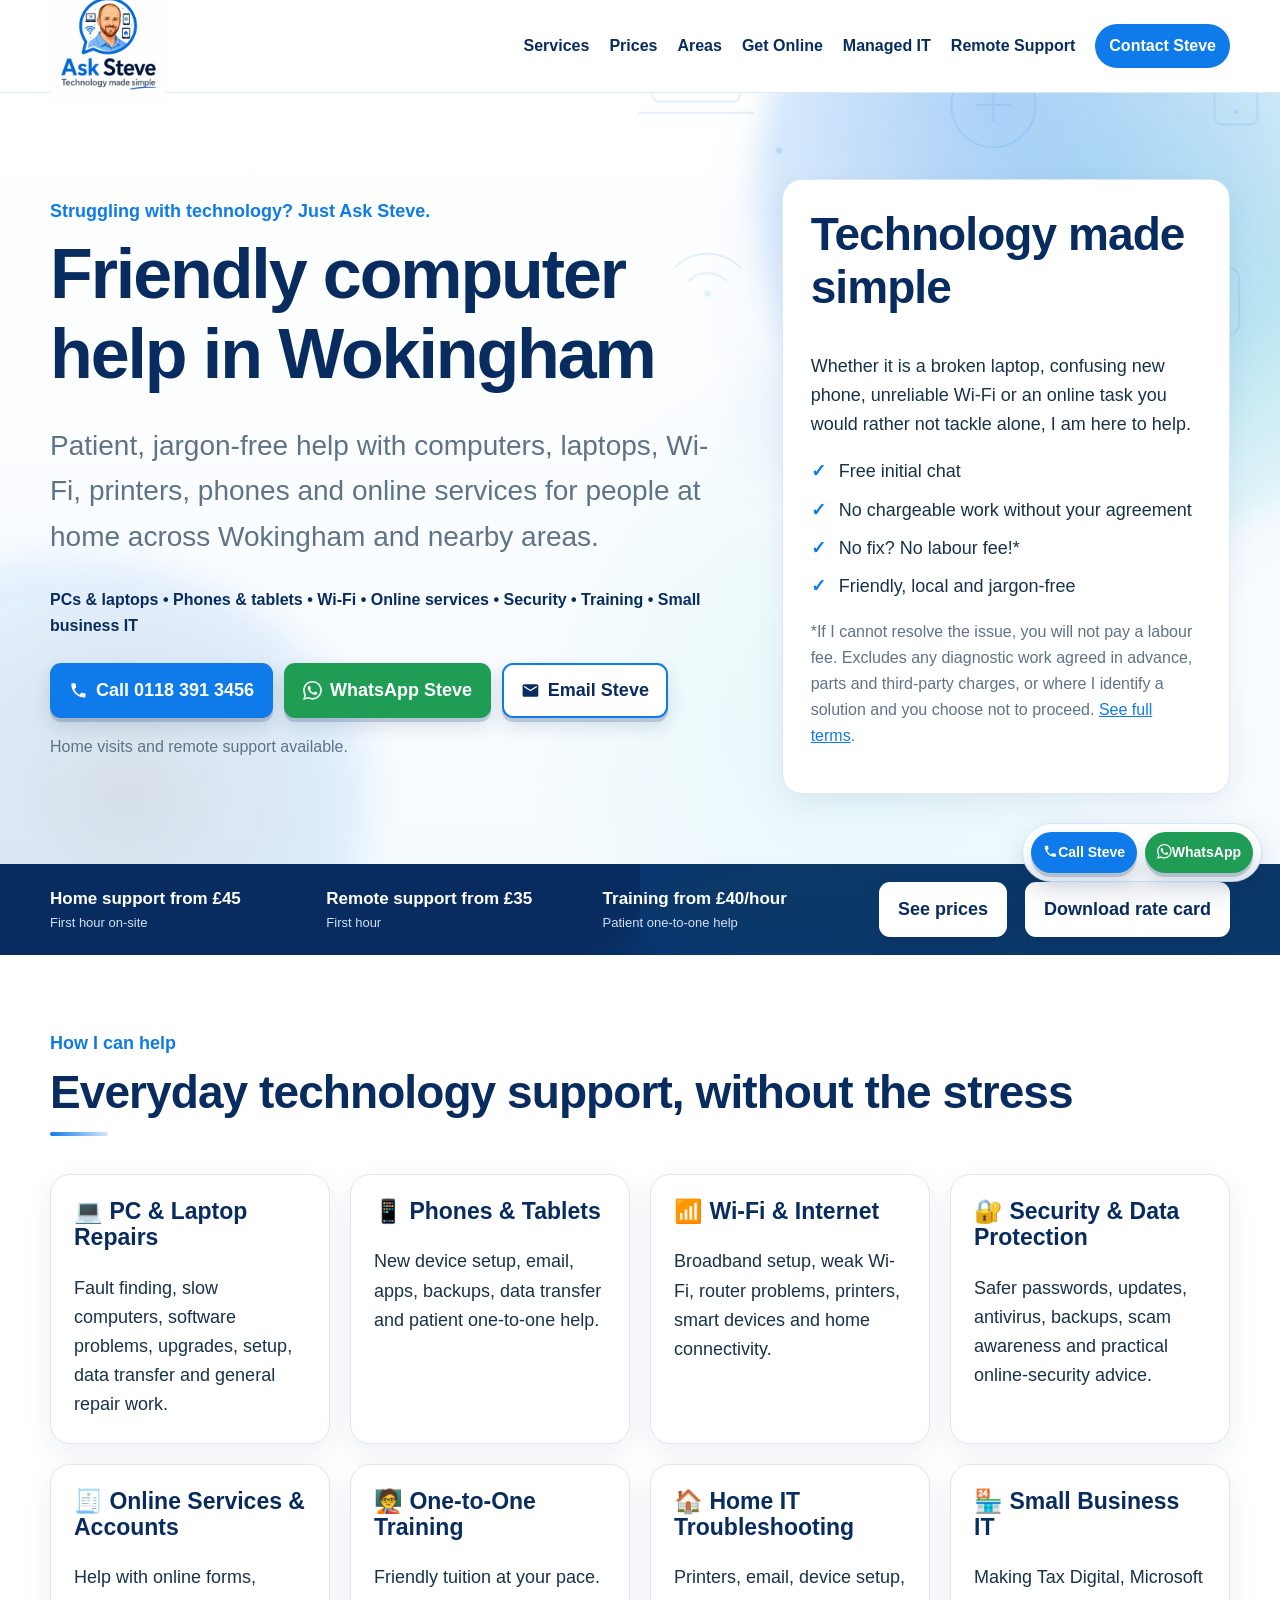
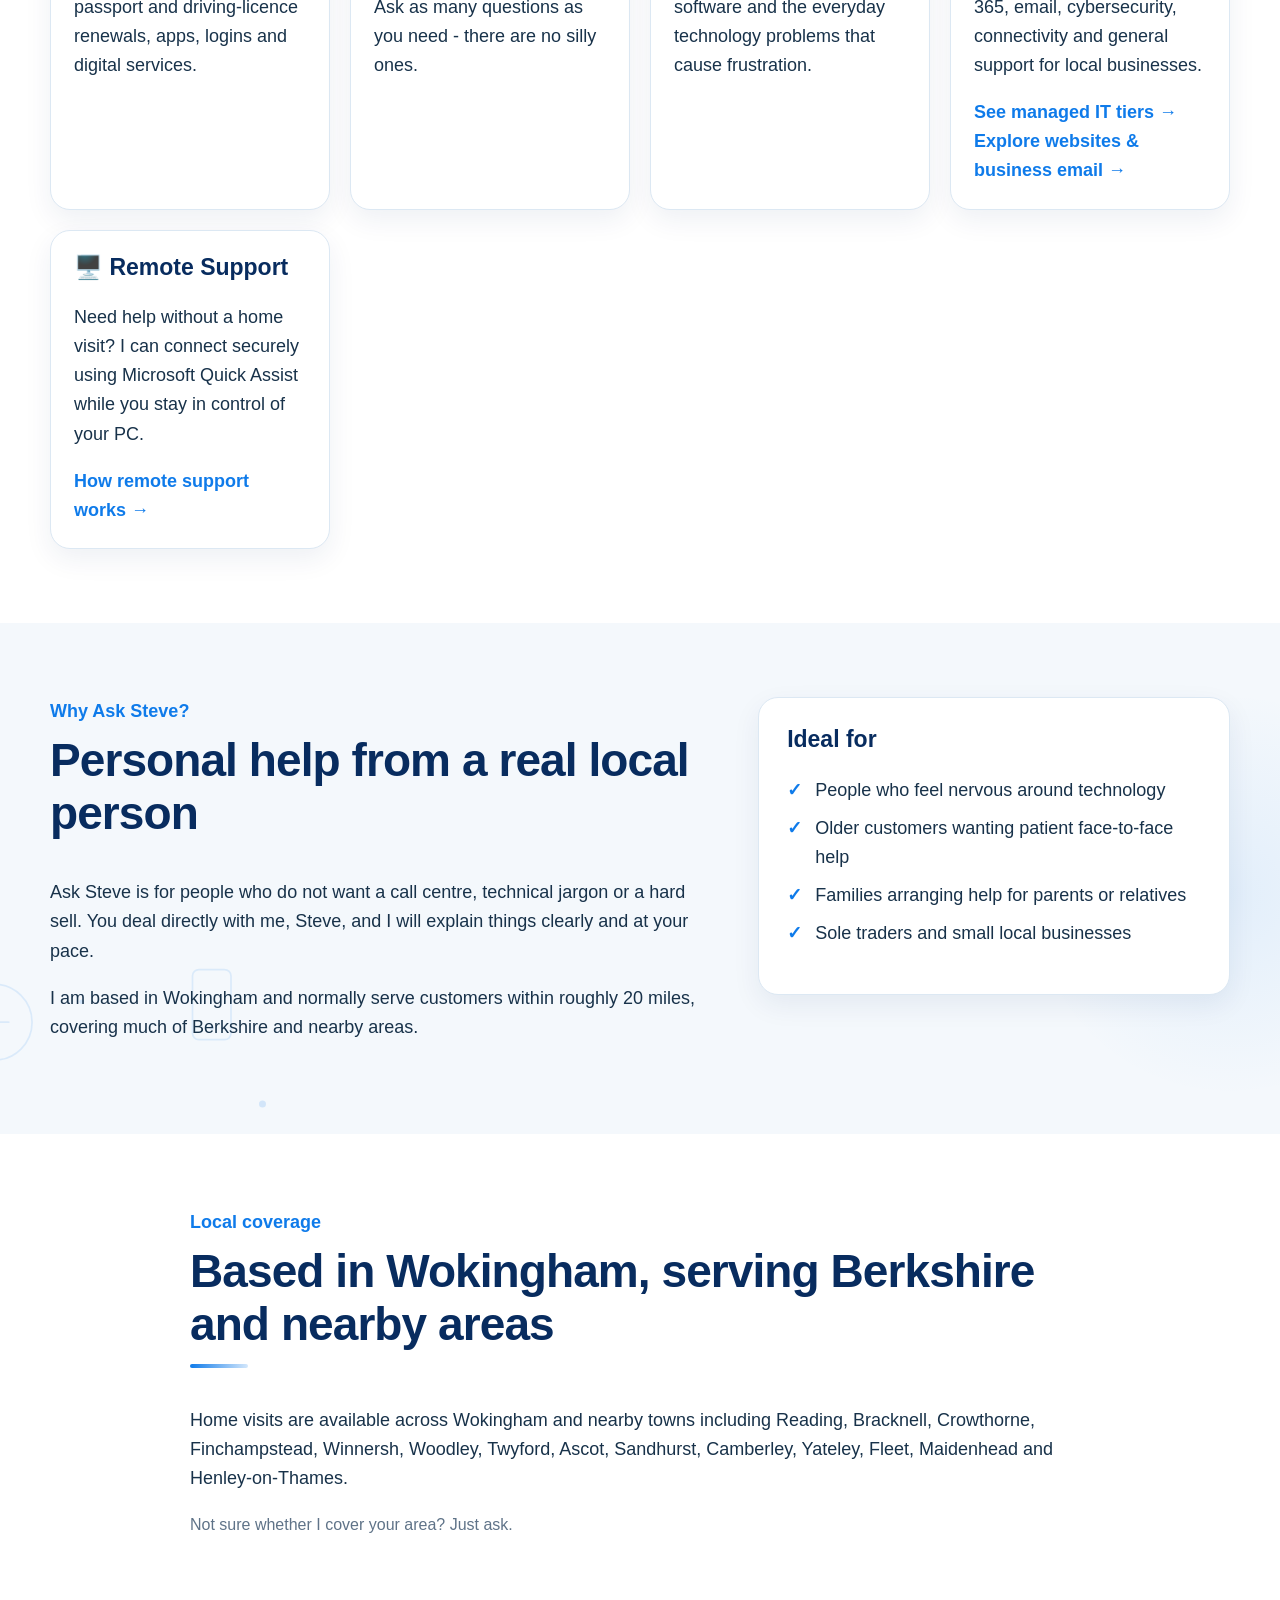
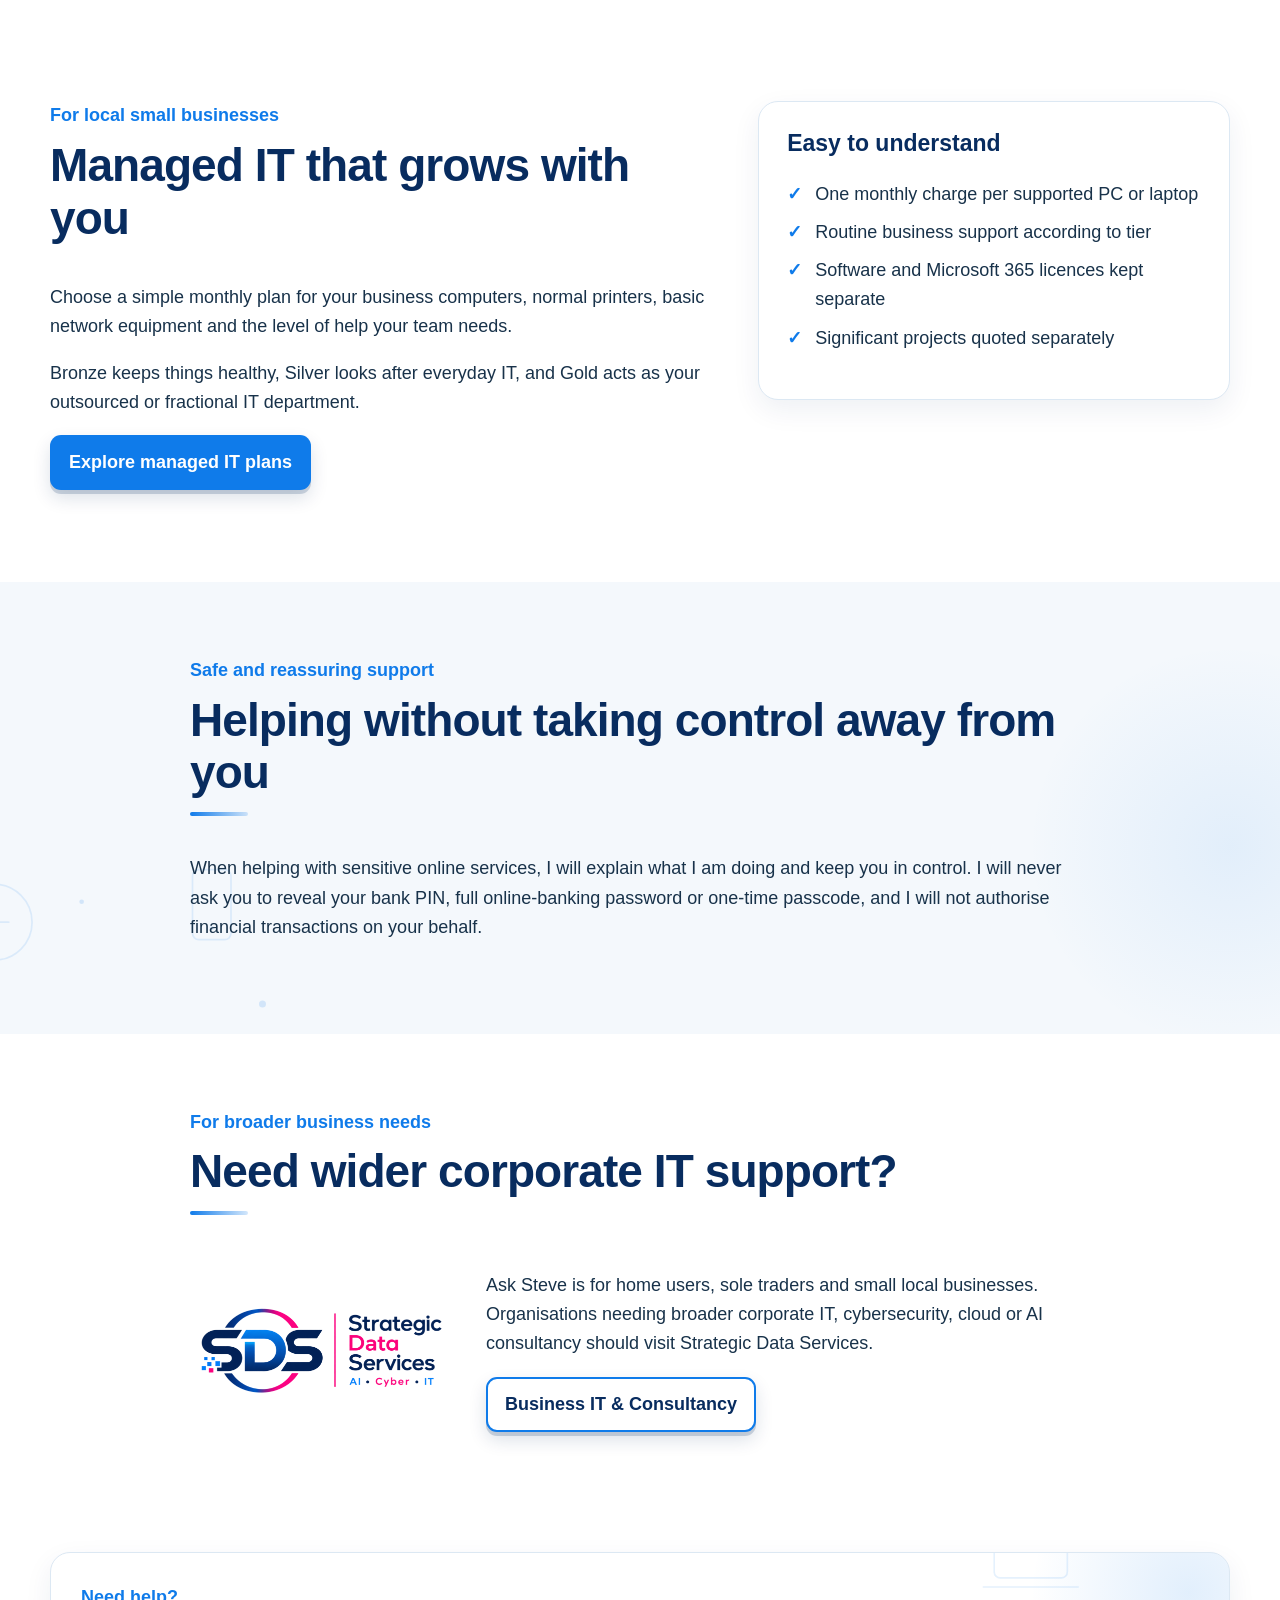
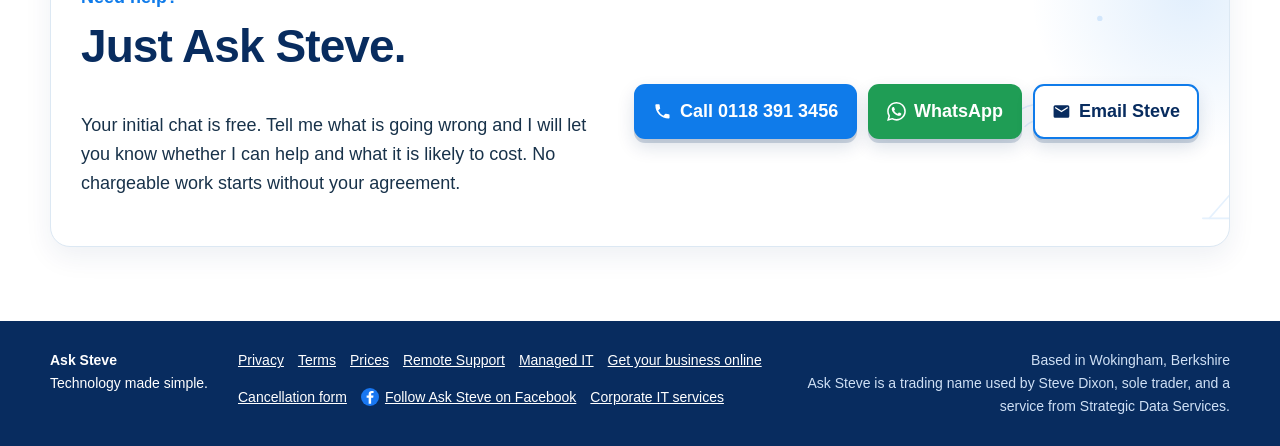
<file: index.html>
<!doctype html><html lang="en-GB"><head>
<meta charset="utf-8">
<meta name="viewport" content="width=device-width,initial-scale=1">
<meta name="author" content="Ask Steve">
<meta name="robots" content="index,follow,max-image-preview:large">
<meta name="theme-color" content="#0F7BEA">
<link rel="icon" type="image/png" href="assets/ask-steve-logo.png">
<link rel="stylesheet" href="styles.css">
<title>Computer Help &amp; Home IT Support Wokingham | Ask Steve</title>
<meta name="description" content="Friendly, patient computer help in Wokingham for PCs, laptops, Wi-Fi, printers, phones and tablets. Home visits and remote support from Ask Steve.">
<link rel="canonical" href="https://askstevenow.co.uk/">
<meta property="og:type" content="website"><meta property="og:site_name" content="Ask Steve">
<meta property="og:title" content="Computer Help &amp; Home IT Support Wokingham | Ask Steve">
<meta property="og:description" content="Friendly, patient computer help in Wokingham for PCs, laptops, Wi-Fi, printers, phones and tablets. Home visits and remote support from Ask Steve.">
<meta property="og:url" content="https://askstevenow.co.uk/"><meta property="og:image" content="https://askstevenow.co.uk/assets/ask-steve-logo.png">
<script type="application/ld+json">{
"@context":"https://schema.org","@graph":[{
"@type":["LocalBusiness","ProfessionalService"],"@id":"https://askstevenow.co.uk/#business","name":"Ask Steve",
"url":"https://askstevenow.co.uk/","logo":"https://askstevenow.co.uk/assets/ask-steve-logo.png",
"email":"steve@askstevenow.co.uk","telephone":"+44 118 391 3456",
"description":"Friendly, patient local technology help for homes and small businesses across Wokingham, Berkshire and nearby areas.",
"areaServed":["Wokingham","Reading","Bracknell","Crowthorne","Finchampstead","Winnersh","Woodley","Twyford","Ascot","Sandhurst","Camberley","Yateley","Fleet","Maidenhead","Henley-on-Thames"],
"address":{"@type":"PostalAddress","addressLocality":"Wokingham","addressRegion":"Berkshire","addressCountry":"GB"},
"founder":{"@type":"Person","name":"Steve Dixon"},
"sameAs":["https://www.facebook.com/askstevenow"],
"hasOfferCatalog":{"@type":"OfferCatalog","name":"Technology support services","itemListElement":[
{"@type":"Offer","itemOffered":{"@type":"Service","name":"PC and laptop repairs"}},
{"@type":"Offer","itemOffered":{"@type":"Service","name":"Phone and tablet help"}},
{"@type":"Offer","itemOffered":{"@type":"Service","name":"Wi-Fi setup and support"}},
{"@type":"Offer","itemOffered":{"@type":"Service","name":"Technology training"}},
{"@type":"Offer","itemOffered":{"@type":"Service","name":"Small business IT support"}},
{"@type":"Offer","itemOffered":{"@type":"Service","name":"Managed IT services for small business"}}
 ]}},
{"@type":"WebSite","@id":"https://askstevenow.co.uk/#website","url":"https://askstevenow.co.uk/","name":"Ask Steve","inLanguage":"en-GB","publisher":{"@id":"https://askstevenow.co.uk/#business"}}
]}
</script>
<script src="site.js" defer></script>
</head><body>
<a class="skip-link" href="#main">Skip to main content</a><header class="site-header"><div class="container header-inner">
<a class="brand" href="/" aria-label="Ask Steve home"><img src="assets/ask-steve-logo-header.webp" width="300" height="300" alt="Ask Steve - Technology made simple"></a>
<nav class="nav" aria-label="Primary navigation">
<a href="/#services" data-scroll-section="services">Services</a>
<a href="/prices.html">Prices</a>
<a href="/#area" data-scroll-section="area">Areas</a>
<a href="get-your-business-online.html">Get Online</a>
<a href="managed-service.html">Managed IT</a>
<a href="remote-support.html">Remote Support</a>
<a href="/#contact" class="nav-cta" data-scroll-section="contact">Contact Steve</a>
</nav></div></header>
<main id="main">
<section class="hero"><div class="container hero-grid">
<div><p class="eyebrow">Struggling with technology? Just Ask Steve.</p>
<h1>Friendly computer help in Wokingham</h1>
<p class="lead">Patient, jargon-free help with computers, laptops, Wi-Fi, printers, phones and online services for people at home across Wokingham and nearby areas.</p>
<p class="support-line">PCs &amp; laptops • Phones &amp; tablets • Wi-Fi • Online services • Security • Training • Small business IT</p>
<div class="actions"><a class="btn primary" href="tel:+441183913456"><span class="btn-icon" aria-hidden="true"><svg viewBox="0 0 24 24"><path d="M6.62 10.79a15.46 15.46 0 0 0 6.59 6.59l2.2-2.2a1 1 0 0 1 1.02-.24c1.12.37 2.33.57 3.57.57a1 1 0 0 1 1 1V20a1 1 0 0 1-1 1C10.61 21 3 13.39 3 4a1 1 0 0 1 1-1h3.5a1 1 0 0 1 1 1c0 1.25.2 2.45.57 3.57a1 1 0 0 1-.25 1.02l-2.2 2.2Z"/></svg></span>Call 0118 391 3456</a>
<a class="btn whatsapp" href="https://wa.me/441183913456" rel="noopener"><span class="btn-icon" aria-hidden="true"><svg viewBox="0 0 24 24"><path d="M20.52 3.48A11.78 11.78 0 0 0 12.08 0C5.53 0 .2 5.32.2 11.86c0 2.09.55 4.13 1.59 5.92L.1 24l6.38-1.67a11.86 11.86 0 0 0 5.59 1.42h.01c6.54 0 11.87-5.32 11.87-11.86 0-3.17-1.23-6.14-3.43-8.41ZM12.08 21.75h-.01a9.84 9.84 0 0 1-5.02-1.37l-.36-.21-3.78.99 1.01-3.68-.24-.38a9.78 9.78 0 0 1-1.5-5.24c0-5.44 4.44-9.86 9.9-9.86 2.64 0 5.12 1.03 6.98 2.9a9.79 9.79 0 0 1 2.89 6.96c0 5.44-4.44 9.87-9.87 9.87Zm5.42-7.39c-.3-.15-1.76-.87-2.03-.97-.27-.1-.47-.15-.67.15-.2.3-.77.97-.94 1.17-.17.2-.35.22-.65.07-.3-.15-1.26-.46-2.4-1.47-.89-.79-1.49-1.76-1.66-2.06-.17-.3-.02-.46.13-.61.13-.13.3-.35.45-.52.15-.17.2-.3.3-.5.1-.2.05-.37-.02-.52-.08-.15-.67-1.61-.92-2.2-.24-.58-.49-.5-.67-.51h-.57c-.2 0-.52.07-.79.37-.27.3-1.04 1.02-1.04 2.49s1.07 2.89 1.22 3.09c.15.2 2.11 3.22 5.11 4.51.71.31 1.27.49 1.7.63.71.23 1.36.2 1.87.12.57-.08 1.76-.72 2.01-1.42.25-.7.25-1.3.17-1.42-.07-.12-.27-.2-.57-.35Z"/></svg></span>WhatsApp Steve</a>
<a class="btn secondary" href="mailto:steve@askstevenow.co.uk"><span class="btn-icon" aria-hidden="true"><svg viewBox="0 0 24 24"><path d="M20 4H4a2 2 0 0 0-2 2v12a2 2 0 0 0 2 2h16a2 2 0 0 0 2-2V6a2 2 0 0 0-2-2Zm0 4-8 5-8-5V6l8 5 8-5v2Z"/></svg></span>Email Steve</a></div>
<p class="small">Home visits and remote support available.</p></div>
<aside class="card hero-card" data-reveal><h2>Technology made simple</h2>
<p>Whether it is a broken laptop, confusing new phone, unreliable Wi-Fi or an online task you would rather not tackle alone, I am here to help.</p>
<ul class="ticks"><li>Free initial chat</li><li>No chargeable work without your agreement</li><li>No fix? No labour fee!*</li><li>Friendly, local and jargon-free</li></ul>
<p class="small">*If I cannot resolve the issue, you will not pay a labour fee. Excludes any diagnostic work agreed in advance, parts and third-party charges, or where I identify a solution and you choose not to proceed. <a href="terms.html#no-fix-policy">See full terms</a>.</p></aside>
</div></section>

<section class="price-strip"><div class="container price-strip-inner">
<div><strong>Home support from £45</strong><span>First hour on-site</span></div>
<div><strong>Remote support from £35</strong><span>First hour</span></div>
<div><strong>Training from £40/hour</strong><span>Patient one-to-one help</span></div>
<a class="btn light" href="prices.html">See prices</a>
<a class="btn light" href="downloads/ask-steve-rate-card.pdf" download>Download rate card</a>
</div></section>

<section id="services" class="section"><div class="container">
<p class="eyebrow">How I can help</p><h2>Everyday technology support, without the stress</h2>
<div class="grid services">
<article data-reveal><h3>💻 PC &amp; Laptop Repairs</h3><p>Fault finding, slow computers, software problems, upgrades, setup, data transfer and general repair work.</p></article>
<article data-reveal><h3>📱 Phones &amp; Tablets</h3><p>New device setup, email, apps, backups, data transfer and patient one-to-one help.</p></article>
<article data-reveal><h3>📶 Wi-Fi &amp; Internet</h3><p>Broadband setup, weak Wi-Fi, router problems, printers, smart devices and home connectivity.</p></article>
<article data-reveal><h3>🔐 Security &amp; Data Protection</h3><p>Safer passwords, updates, antivirus, backups, scam awareness and practical online-security advice.</p></article>
<article data-reveal><h3>🧾 Online Services &amp; Accounts</h3><p>Help with online forms, passport and driving-licence renewals, apps, logins and digital services.</p></article>
<article data-reveal><h3>🧑‍🏫 One-to-One Training</h3><p>Friendly tuition at your pace. Ask as many questions as you need - there are no silly ones.</p></article>
<article data-reveal><h3>🏠 Home IT Troubleshooting</h3><p>Printers, email, device setup, software and the everyday technology problems that cause frustration.</p></article>
<article data-reveal><h3>🏪 Small Business IT</h3><p>Making Tax Digital, Microsoft 365, email, cybersecurity, connectivity and general support for local businesses.</p><p><a class="text-link" href="managed-service.html">See managed IT tiers →</a><br><a class="text-link" href="get-your-business-online.html">Explore websites &amp; business email →</a></p></article>
<article data-reveal><h3>🖥️ Remote Support</h3><p>Need help without a home visit? I can connect securely using Microsoft Quick Assist while you stay in control of your PC.</p><p><a class="text-link" href="remote-support.html">How remote support works →</a></p></article></div></div></section>

<section class="section soft" id="why"><div class="container split">
<div><p class="eyebrow">Why Ask Steve?</p><h2>Personal help from a real local person</h2>
<p>Ask Steve is for people who do not want a call centre, technical jargon or a hard sell. You deal directly with me, Steve, and I will explain things clearly and at your pace.</p>
<p>I am based in Wokingham and normally serve customers within roughly 20 miles, covering much of Berkshire and nearby areas.</p></div>
<aside class="card" data-reveal><h3>Ideal for</h3><ul class="ticks"><li>People who feel nervous around technology</li><li>Older customers wanting patient face-to-face help</li><li>Families arranging help for parents or relatives</li><li>Sole traders and small local businesses</li></ul></aside>
</div></section>

<section class="section" id="area"><div class="container narrow" data-reveal><p class="eyebrow">Local coverage</p>
<h2>Based in Wokingham, serving Berkshire and nearby areas</h2>
<p>Home visits are available across Wokingham and nearby towns including Reading, Bracknell, Crowthorne, Finchampstead, Winnersh, Woodley, Twyford, Ascot, Sandhurst, Camberley, Yateley, Fleet, Maidenhead and Henley-on-Thames.</p>
<p class="small">Not sure whether I cover your area? Just ask.</p></div></section>

<section class="section" id="managed-it"><div class="container split">
<div><p class="eyebrow">For local small businesses</p><h2>Managed IT that grows with you</h2>
<p>Choose a simple monthly plan for your business computers, normal printers, basic network equipment and the level of help your team needs.</p>
<p>Bronze keeps things healthy, Silver looks after everyday IT, and Gold acts as your outsourced or fractional IT department.</p>
<p><a class="btn primary" href="managed-service.html">Explore managed IT plans</a></p></div>
<aside class="card" data-reveal><h3>Easy to understand</h3><ul class="ticks"><li>One monthly charge per supported PC or laptop</li><li>Routine business support according to tier</li><li>Software and Microsoft 365 licences kept separate</li><li>Significant projects quoted separately</li></ul></aside>
</div></section>

<section class="section soft"><div class="container narrow" data-reveal><p class="eyebrow">Safe and reassuring support</p><h2>Helping without taking control away from you</h2>
<p>When helping with sensitive online services, I will explain what I am doing and keep you in control. I will never ask you to reveal your bank PIN, full online-banking password or one-time passcode, and I will not authorise financial transactions on your behalf.</p></div></section>

<section class="section" id="business-it"><div class="container narrow" data-reveal><p class="eyebrow">For broader business needs</p><h2>Need wider corporate IT support?</h2>
<div class="business-it-content">
<a class="business-logo-link" href="https://strategicdata.co.uk/" target="_blank" rel="noopener noreferrer" aria-label="Visit Strategic Data Services"><img class="business-logo" src="assets/StrategicData-NewLogo-Main.png" width="2079" height="756" alt="Strategic Data Services"></a>
<div><p>Ask Steve is for home users, sole traders and small local businesses. Organisations needing broader corporate IT, cybersecurity, cloud or AI consultancy should visit Strategic Data Services.</p>
<p><a class="btn secondary" href="https://strategicdata.co.uk/" target="_blank" rel="noopener noreferrer">Business IT &amp; Consultancy</a></p></div>
</div></div></section>

<section id="contact" class="section contact"><div class="container contact-card" data-reveal>
<div><p class="eyebrow">Need help?</p><h2>Just Ask Steve.</h2><p>Your initial chat is free. Tell me what is going wrong and I will let you know whether I can help and what it is likely to cost. No chargeable work starts without your agreement.</p></div>
<div class="actions"><a class="btn primary" href="tel:+441183913456"><span class="btn-icon" aria-hidden="true"><svg viewBox="0 0 24 24"><path d="M6.62 10.79a15.46 15.46 0 0 0 6.59 6.59l2.2-2.2a1 1 0 0 1 1.02-.24c1.12.37 2.33.57 3.57.57a1 1 0 0 1 1 1V20a1 1 0 0 1-1 1C10.61 21 3 13.39 3 4a1 1 0 0 1 1-1h3.5a1 1 0 0 1 1 1c0 1.25.2 2.45.57 3.57a1 1 0 0 1-.25 1.02l-2.2 2.2Z"/></svg></span>Call 0118 391 3456</a><a class="btn whatsapp" href="https://wa.me/441183913456"><span class="btn-icon" aria-hidden="true"><svg viewBox="0 0 24 24"><path d="M20.52 3.48A11.78 11.78 0 0 0 12.08 0C5.53 0 .2 5.32.2 11.86c0 2.09.55 4.13 1.59 5.92L.1 24l6.38-1.67a11.86 11.86 0 0 0 5.59 1.42h.01c6.54 0 11.87-5.32 11.87-11.86 0-3.17-1.23-6.14-3.43-8.41ZM12.08 21.75h-.01a9.84 9.84 0 0 1-5.02-1.37l-.36-.21-3.78.99 1.01-3.68-.24-.38a9.78 9.78 0 0 1-1.5-5.24c0-5.44 4.44-9.86 9.9-9.86 2.64 0 5.12 1.03 6.98 2.9a9.79 9.79 0 0 1 2.89 6.96c0 5.44-4.44 9.87-9.87 9.87Zm5.42-7.39c-.3-.15-1.76-.87-2.03-.97-.27-.1-.47-.15-.67.15-.2.3-.77.97-.94 1.17-.17.2-.35.22-.65.07-.3-.15-1.26-.46-2.4-1.47-.89-.79-1.49-1.76-1.66-2.06-.17-.3-.02-.46.13-.61.13-.13.3-.35.45-.52.15-.17.2-.3.3-.5.1-.2.05-.37-.02-.52-.08-.15-.67-1.61-.92-2.2-.24-.58-.49-.5-.67-.51h-.57c-.2 0-.52.07-.79.37-.27.3-1.04 1.02-1.04 2.49s1.07 2.89 1.22 3.09c.15.2 2.11 3.22 5.11 4.51.71.31 1.27.49 1.7.63.71.23 1.36.2 1.87.12.57-.08 1.76-.72 2.01-1.42.25-.7.25-1.3.17-1.42-.07-.12-.27-.2-.57-.35Z"/></svg></span>WhatsApp</a><a class="btn secondary" href="mailto:steve@askstevenow.co.uk"><span class="btn-icon" aria-hidden="true"><svg viewBox="0 0 24 24"><path d="M20 4H4a2 2 0 0 0-2 2v12a2 2 0 0 0 2 2h16a2 2 0 0 0 2-2V6a2 2 0 0 0-2-2Zm0 4-8 5-8-5V6l8 5 8-5v2Z"/></svg></span>Email Steve</a></div>
</div></section>
</main><footer class="site-footer"><div class="container footer-inner">
<div><strong>Ask Steve</strong><br><span>Technology made simple.</span></div>
<div class="footer-links">
<a href="privacy.html">Privacy</a><a href="terms.html">Terms</a><a href="prices.html">Prices</a><a href="remote-support.html">Remote Support</a><a href="managed-service.html">Managed IT</a><a href="get-your-business-online.html">Get your business online</a><a href="cancellation-form.html">Cancellation form</a><a class="facebook-link" href="https://www.facebook.com/askstevenow" target="_blank" rel="noopener noreferrer"><svg class="footer-social-icon" viewBox="0 0 24 24" aria-hidden="true" focusable="false"><circle cx="12" cy="12" r="12" fill="#1877F2"/><path fill="#fff" d="M13.5 21v-8h2.75l.4-3H13.5V8.1c0-.87.25-1.46 1.57-1.46h1.68V4.02a22.7 22.7 0 0 0-2.45-.12c-2.42 0-4.08 1.48-4.08 4.2V10H7.5v3h2.72v8h3.28Z"/></svg><span>Follow Ask Steve on Facebook</span></a><a href="https://strategicdata.co.uk/" target="_blank" rel="noopener noreferrer">Corporate IT services</a>
</div>
<div class="footer-meta"><span>Based in Wokingham, Berkshire</span><span>Ask Steve is a trading name used by Steve Dixon, sole trader, and a service from Strategic Data Services.</span></div>
</div></footer>
<div class="quick-contact" aria-label="Quick contact">
  <a class="qc-call" href="tel:+441183913456"><span class="btn-icon" aria-hidden="true"><svg viewBox="0 0 24 24"><path d="M6.62 10.79a15.46 15.46 0 0 0 6.59 6.59l2.2-2.2a1 1 0 0 1 1.02-.24c1.12.37 2.33.57 3.57.57a1 1 0 0 1 1 1V20a1 1 0 0 1-1 1C10.61 21 3 13.39 3 4a1 1 0 0 1 1-1h3.5a1 1 0 0 1 1 1c0 1.25.2 2.45.57 3.57a1 1 0 0 1-.25 1.02l-2.2 2.2Z"/></svg></span>Call Steve</a>
  <a class="qc-wa" href="https://wa.me/441183913456" rel="noopener"><span class="btn-icon" aria-hidden="true"><svg viewBox="0 0 24 24"><path d="M20.52 3.48A11.78 11.78 0 0 0 12.08 0C5.53 0 .2 5.32.2 11.86c0 2.09.55 4.13 1.59 5.92L.1 24l6.38-1.67a11.86 11.86 0 0 0 5.59 1.42h.01c6.54 0 11.87-5.32 11.87-11.86 0-3.17-1.23-6.14-3.43-8.41ZM12.08 21.75h-.01a9.84 9.84 0 0 1-5.02-1.37l-.36-.21-3.78.99 1.01-3.68-.24-.38a9.78 9.78 0 0 1-1.5-5.24c0-5.44 4.44-9.86 9.9-9.86 2.64 0 5.12 1.03 6.98 2.9a9.79 9.79 0 0 1 2.89 6.96c0 5.44-4.44 9.87-9.87 9.87Zm5.42-7.39c-.3-.15-1.76-.87-2.03-.97-.27-.1-.47-.15-.67.15-.2.3-.77.97-.94 1.17-.17.2-.35.22-.65.07-.3-.15-1.26-.46-2.4-1.47-.89-.79-1.49-1.76-1.66-2.06-.17-.3-.02-.46.13-.61.13-.13.3-.35.45-.52.15-.17.2-.3.3-.5.1-.2.05-.37-.02-.52-.08-.15-.67-1.61-.92-2.2-.24-.58-.49-.5-.67-.51h-.57c-.2 0-.52.07-.79.37-.27.3-1.04 1.02-1.04 2.49s1.07 2.89 1.22 3.09c.15.2 2.11 3.22 5.11 4.51.71.31 1.27.49 1.7.63.71.23 1.36.2 1.87.12.57-.08 1.76-.72 2.01-1.42.25-.7.25-1.3.17-1.42-.07-.12-.27-.2-.57-.35Z"/></svg></span>WhatsApp</a>
</div>

</body></html>
</file>
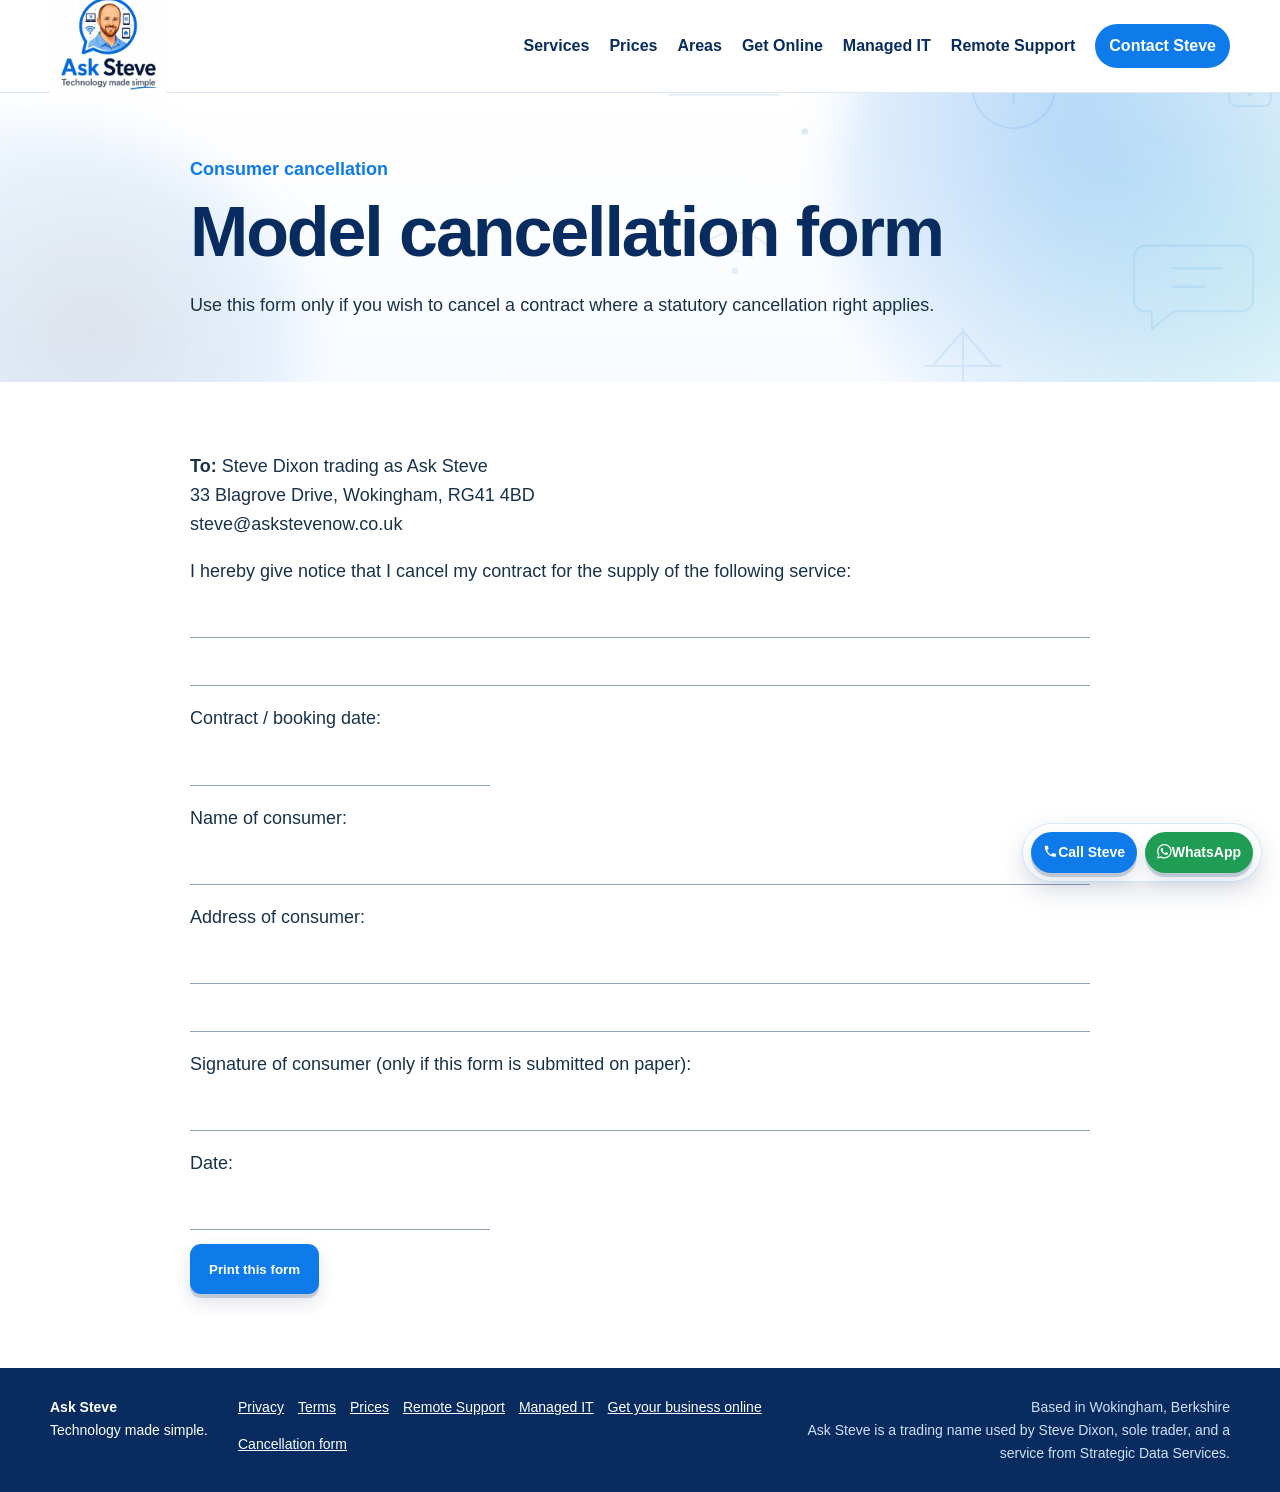
<file: cancellation-form.html>
<!doctype html><html lang="en-GB"><head><meta charset="utf-8">
<meta name="viewport" content="width=device-width,initial-scale=1">
<meta name="author" content="Ask Steve">
<meta name="theme-color" content="#0F7BEA">
<link rel="icon" type="image/png" href="assets/ask-steve-logo.png">
<link rel="stylesheet" href="styles.css">
<title>Cancellation Form | Ask Steve</title><meta name="description" content="Model cancellation form for applicable Ask Steve consumer service contracts.">
<meta name="robots" content="noindex,follow">
<link rel="canonical" href="https://askstevenow.co.uk/cancellation-form.html">
<script src="site.js" defer></script>
</head><body>
<a class="skip-link" href="#main">Skip to main content</a> 
<header class="site-header"><div class="container header-inner">
<a class="brand" href="index.html" aria-label="Ask Steve home"><img src="assets/ask-steve-logo-header.webp" width="300" height="300" alt="Ask Steve - Technology made simple"></a>
<nav class="nav" aria-label="Primary navigation">
<a href="index.html#services">Services</a>
<a href="prices.html">Prices</a>
<a href="index.html#area">Areas</a>
<a href="get-your-business-online.html">Get Online</a>
<a href="managed-service.html">Managed IT</a>
<a href="remote-support.html">Remote Support</a>
<a href="index.html#contact" class="nav-cta">Contact Steve</a>
</nav></div></header><main id="main" class="legal-main">
<section class="page-hero"><div class="container narrow"><p class="eyebrow">Consumer cancellation</p><h1>Model cancellation form</h1>
<p>Use this form only if you wish to cancel a contract where a statutory cancellation right applies.</p></div></section>
<section class="section"><div class="container narrow legal-copy printable">
<p><strong>To:</strong> Steve Dixon trading as Ask Steve<br>33 Blagrove Drive, Wokingham, RG41 4BD<br>steve@askstevenow.co.uk</p>
<p>I hereby give notice that I cancel my contract for the supply of the following service:</p>
<div class="form-line"></div><div class="form-line"></div>
<p>Contract / booking date:</p><div class="form-line short-line"></div>
<p>Name of consumer:</p><div class="form-line"></div>
<p>Address of consumer:</p><div class="form-line"></div><div class="form-line"></div>
<p>Signature of consumer (only if this form is submitted on paper):</p><div class="form-line"></div>
<p>Date:</p><div class="form-line short-line"></div>
<button class="btn primary no-print" onclick="window.print()">Print this form</button>
</div></section></main><footer class="site-footer"><div class="container footer-inner">
<div><strong>Ask Steve</strong><br><span>Technology made simple.</span></div>
<div class="footer-links">
<a href="privacy.html">Privacy</a><a href="terms.html">Terms</a><a href="prices.html">Prices</a><a href="remote-support.html">Remote Support</a><a href="managed-service.html">Managed IT</a><a href="get-your-business-online.html">Get your business online</a><a href="cancellation-form.html">Cancellation form</a>
</div>
<div class="footer-meta"><span>Based in Wokingham, Berkshire</span><span>Ask Steve is a trading name used by Steve Dixon, sole trader, and a service from Strategic Data Services.</span></div>
</div></footer>
<div class="quick-contact" aria-label="Quick contact">
  <a class="qc-call" href="tel:+441183913456"><span class="btn-icon" aria-hidden="true"><svg viewBox="0 0 24 24"><path d="M6.62 10.79a15.46 15.46 0 0 0 6.59 6.59l2.2-2.2a1 1 0 0 1 1.02-.24c1.12.37 2.33.57 3.57.57a1 1 0 0 1 1 1V20a1 1 0 0 1-1 1C10.61 21 3 13.39 3 4a1 1 0 0 1 1-1h3.5a1 1 0 0 1 1 1c0 1.25.2 2.45.57 3.57a1 1 0 0 1-.25 1.02l-2.2 2.2Z"/></svg></span>Call Steve</a>
  <a class="qc-wa" href="https://wa.me/441183913456" rel="noopener"><span class="btn-icon" aria-hidden="true"><svg viewBox="0 0 24 24"><path d="M20.52 3.48A11.78 11.78 0 0 0 12.08 0C5.53 0 .2 5.32.2 11.86c0 2.09.55 4.13 1.59 5.92L.1 24l6.38-1.67a11.86 11.86 0 0 0 5.59 1.42h.01c6.54 0 11.87-5.32 11.87-11.86 0-3.17-1.23-6.14-3.43-8.41ZM12.08 21.75h-.01a9.84 9.84 0 0 1-5.02-1.37l-.36-.21-3.78.99 1.01-3.68-.24-.38a9.78 9.78 0 0 1-1.5-5.24c0-5.44 4.44-9.86 9.9-9.86 2.64 0 5.12 1.03 6.98 2.9a9.79 9.79 0 0 1 2.89 6.96c0 5.44-4.44 9.87-9.87 9.87Zm5.42-7.39c-.3-.15-1.76-.87-2.03-.97-.27-.1-.47-.15-.67.15-.2.3-.77.97-.94 1.17-.17.2-.35.22-.65.07-.3-.15-1.26-.46-2.4-1.47-.89-.79-1.49-1.76-1.66-2.06-.17-.3-.02-.46.13-.61.13-.13.3-.35.45-.52.15-.17.2-.3.3-.5.1-.2.05-.37-.02-.52-.08-.15-.67-1.61-.92-2.2-.24-.58-.49-.5-.67-.51h-.57c-.2 0-.52.07-.79.37-.27.3-1.04 1.02-1.04 2.49s1.07 2.89 1.22 3.09c.15.2 2.11 3.22 5.11 4.51.71.31 1.27.49 1.7.63.71.23 1.36.2 1.87.12.57-.08 1.76-.72 2.01-1.42.25-.7.25-1.3.17-1.42-.07-.12-.27-.2-.57-.35Z"/></svg></span>WhatsApp</a>
</div>

</body></html>
</file>
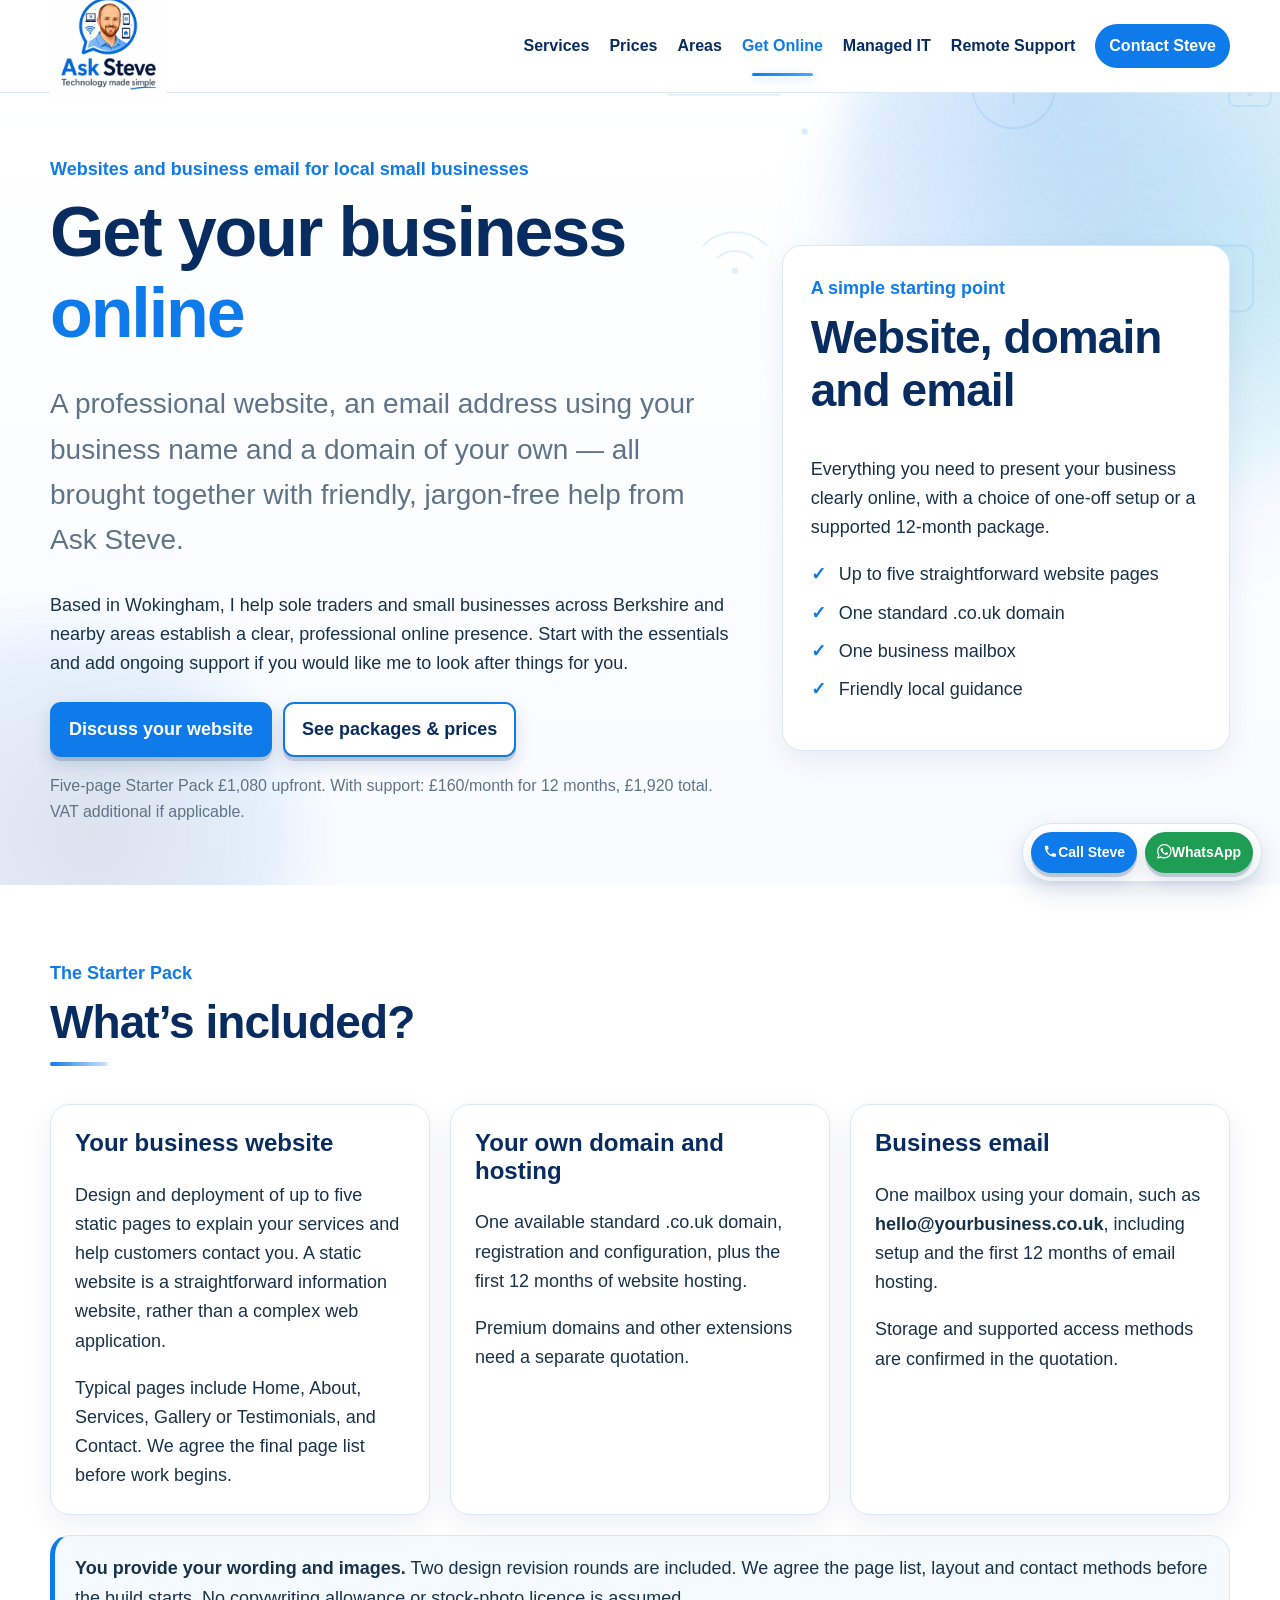
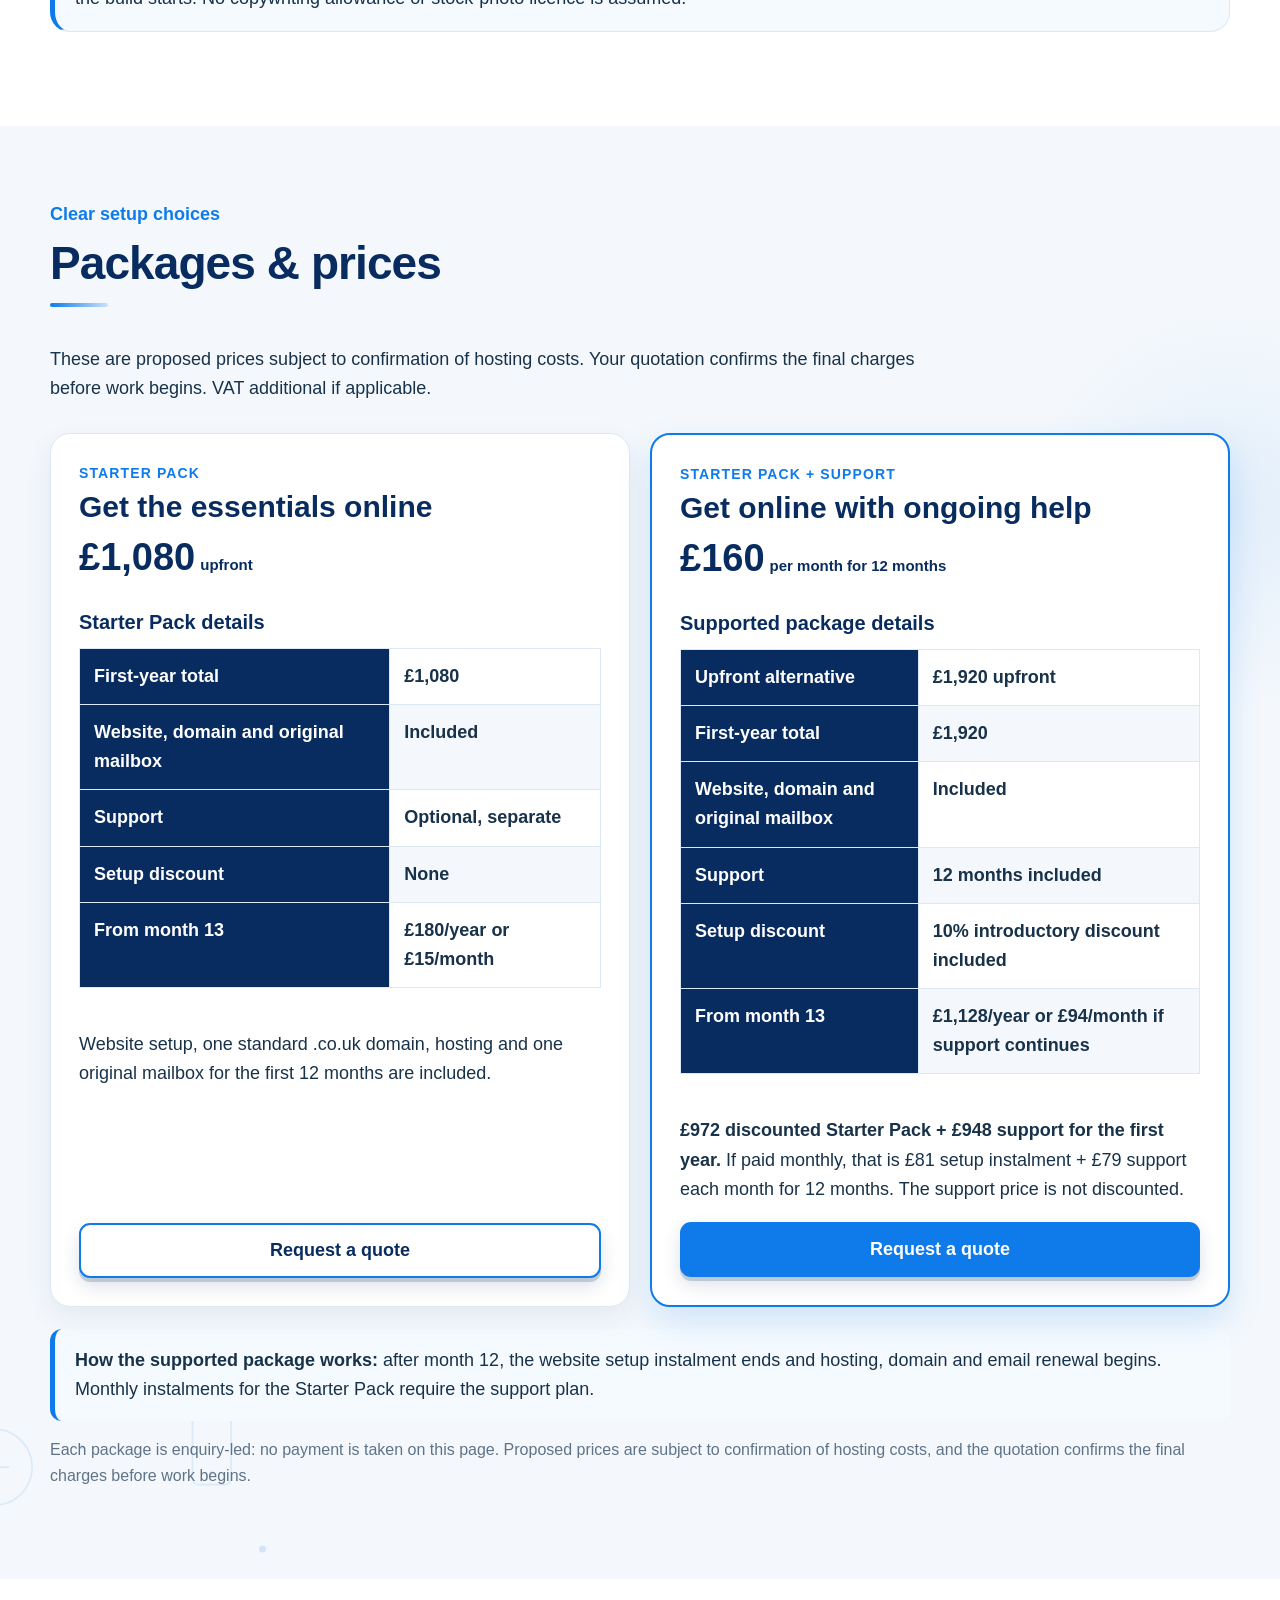
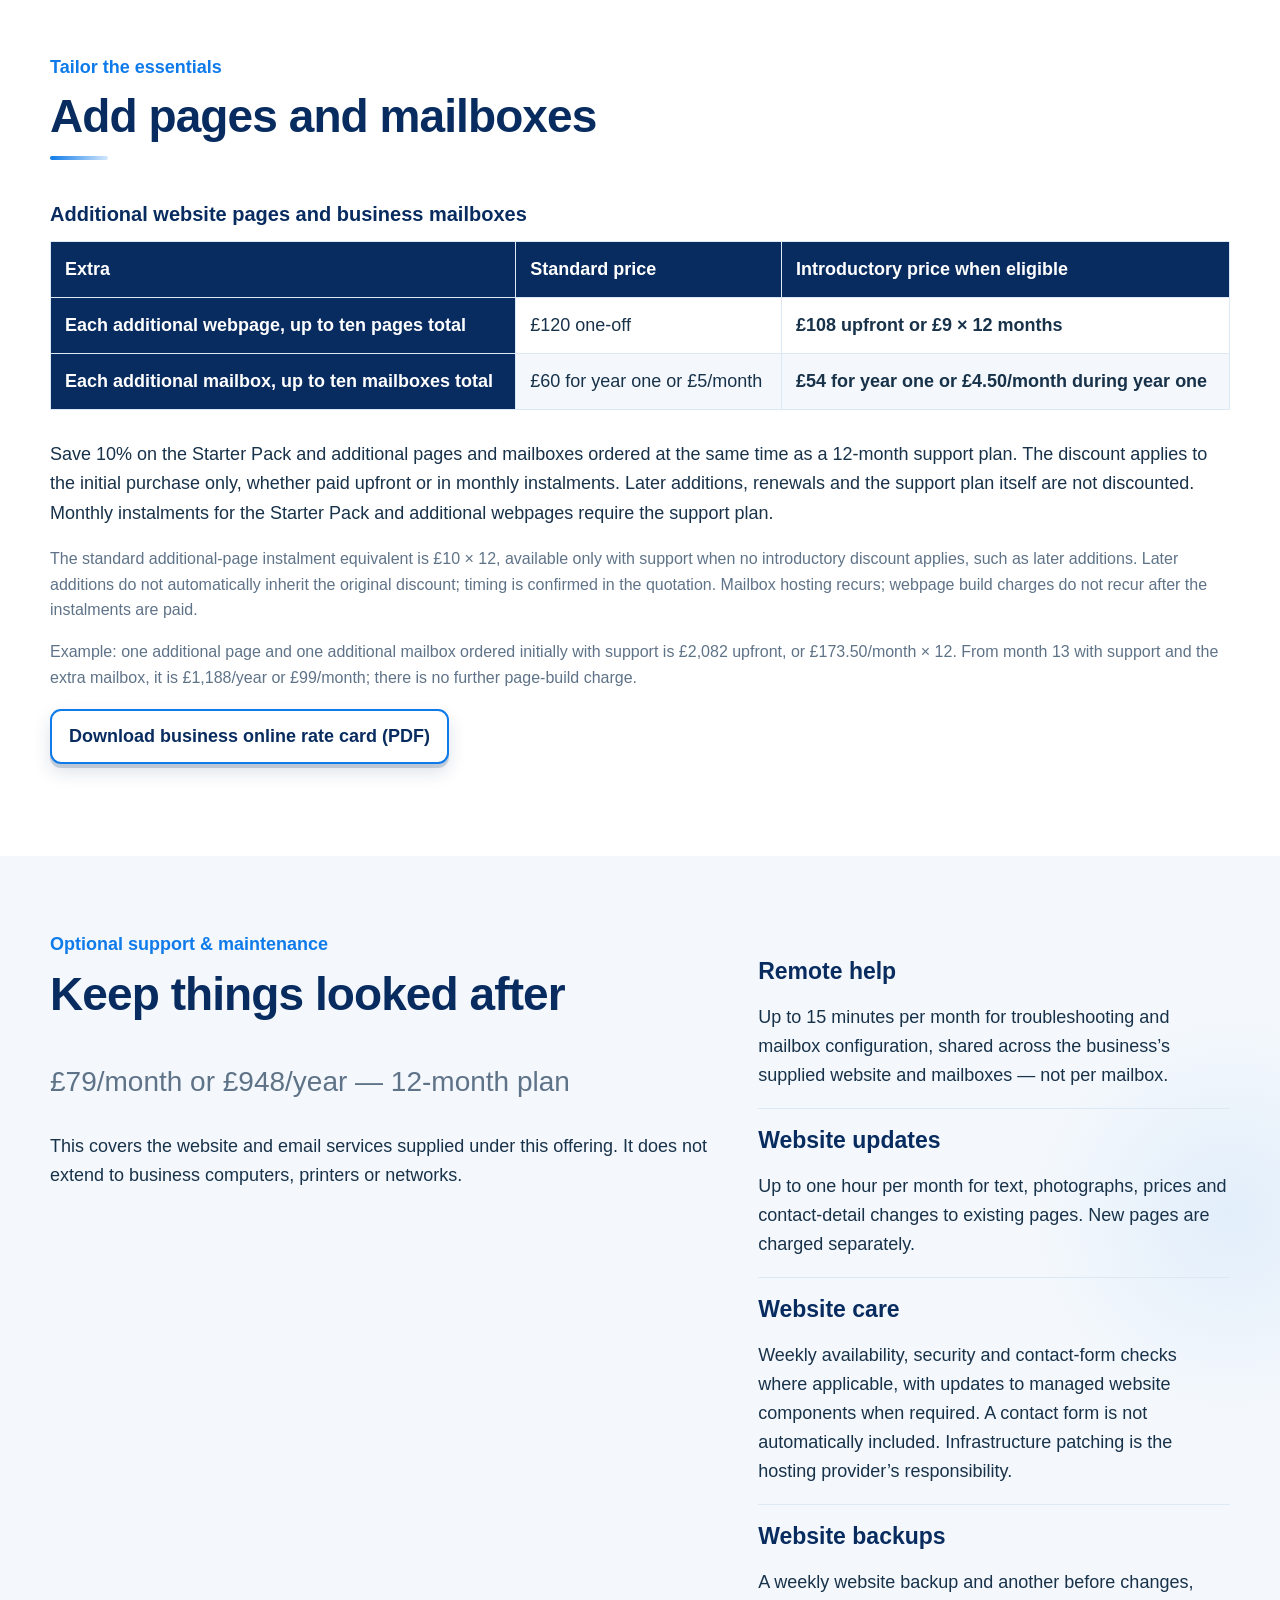
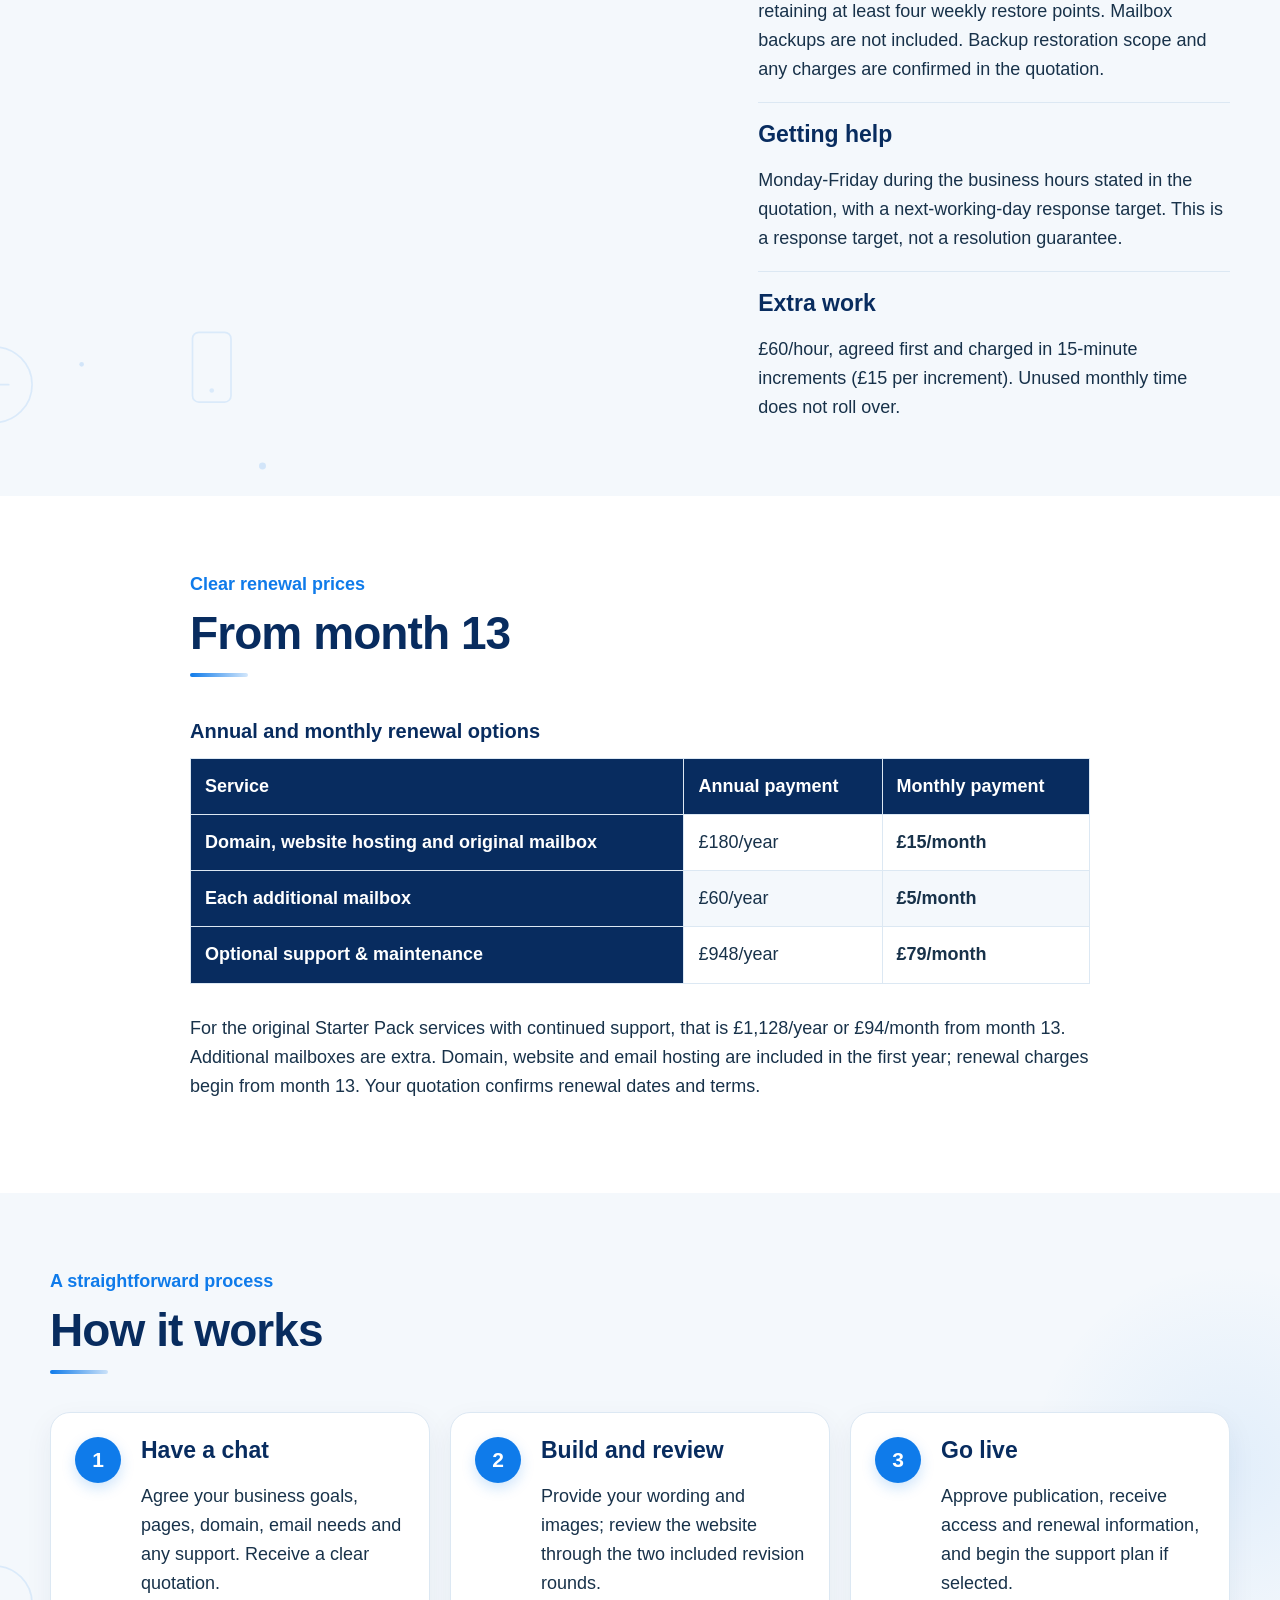
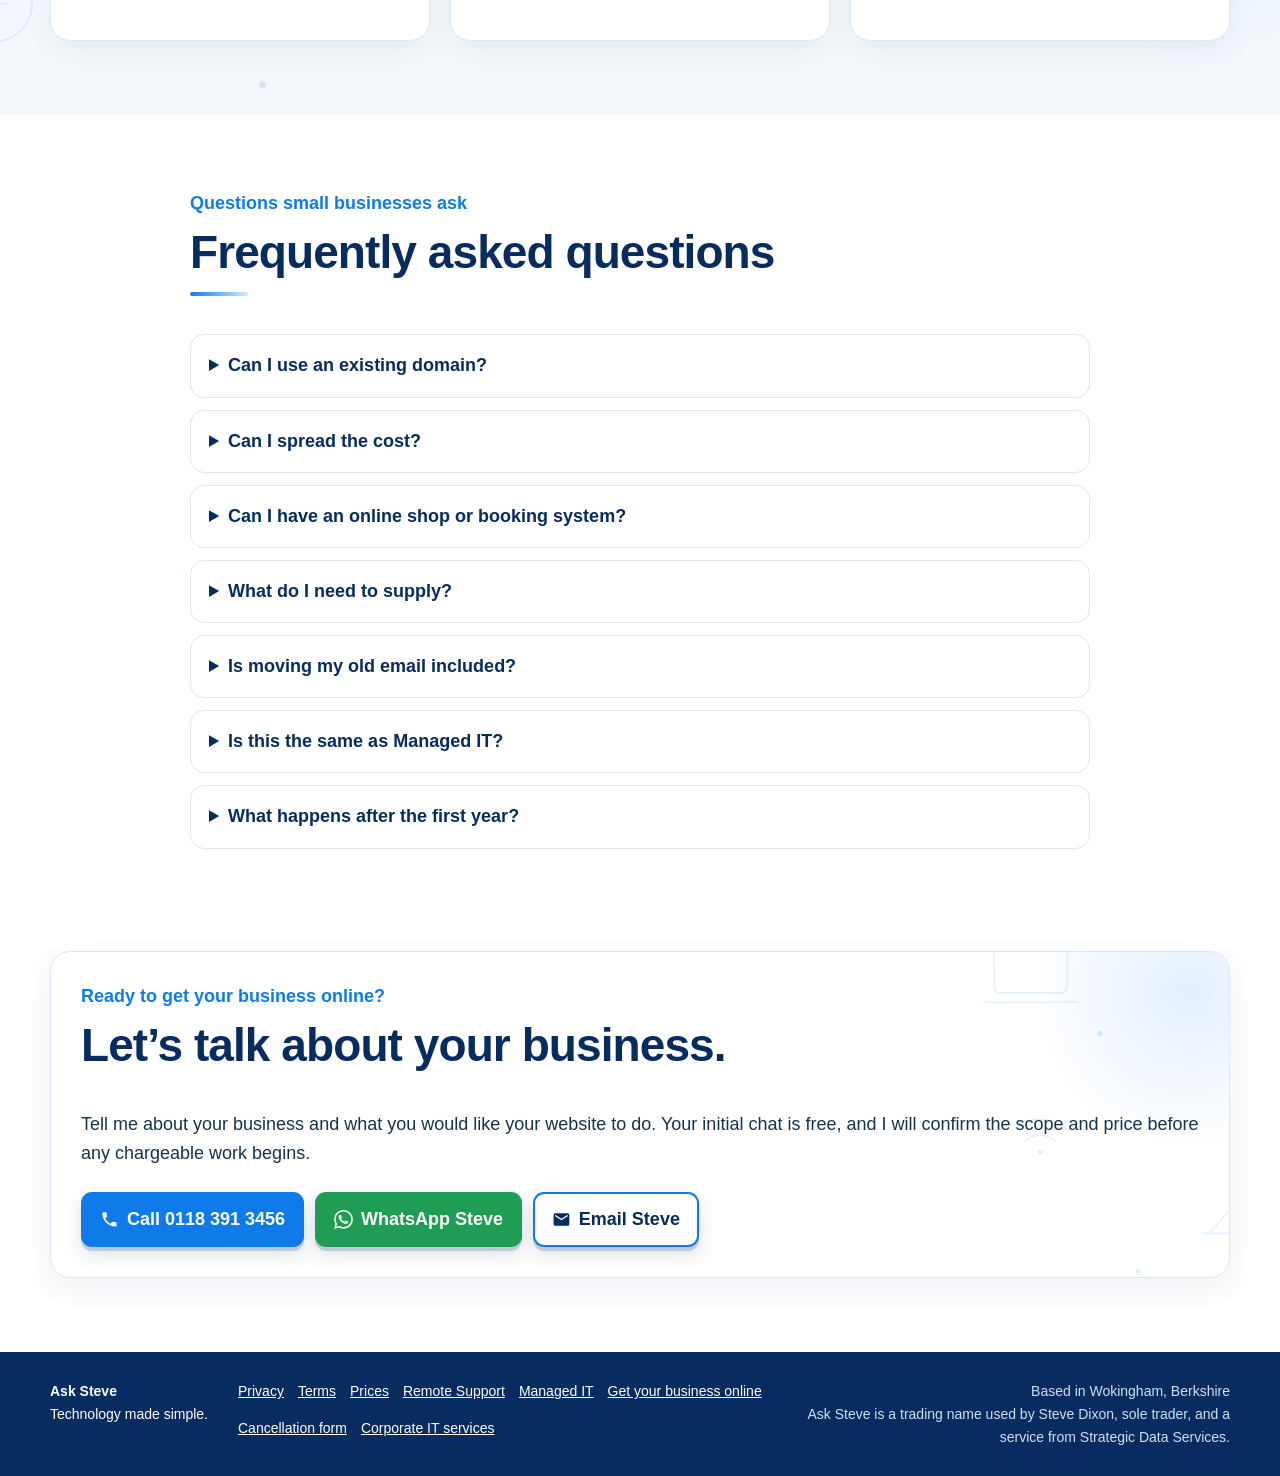
<file: get-your-business-online.html>
<!doctype html>
<html lang="en-GB">
<head>
<meta charset="utf-8">
<meta name="viewport" content="width=device-width,initial-scale=1">
<meta name="author" content="Ask Steve">
<meta name="robots" content="index,follow,max-image-preview:large">
<meta name="theme-color" content="#0F7BEA">
<link rel="icon" type="image/png" href="assets/ask-steve-logo.png">
<link rel="stylesheet" href="styles.css">
<link rel="stylesheet" href="business-online.css">
<script src="site.js" defer></script>
<title>Small Business Web Design Wokingham | Ask Steve</title>
<meta name="description" content="Get your business online with a website, domain and business email from Ask Steve in Wokingham. Clear setup prices and optional monthly support.">
<link rel="canonical" href="https://askstevenow.co.uk/get-your-business-online.html">
<meta property="og:type" content="website">
<meta property="og:site_name" content="Ask Steve">
<meta property="og:title" content="Get your business online | Ask Steve">
<meta property="og:description" content="A straightforward website, business email and domain for sole traders and small businesses in Wokingham and Berkshire.">
<meta property="og:url" content="https://askstevenow.co.uk/get-your-business-online.html">
<meta property="og:image" content="https://askstevenow.co.uk/assets/ask-steve-logo.png">
<meta name="twitter:card" content="summary">
<meta name="twitter:title" content="Get your business online | Ask Steve">
<meta name="twitter:description" content="A straightforward website, business email and domain for sole traders and small businesses in Wokingham and Berkshire.">
<meta name="twitter:image" content="https://askstevenow.co.uk/assets/ask-steve-logo.png">
<script type="application/ld+json">
{
  "@context":"https://schema.org",
  "@graph":[
    {
      "@type":"WebPage",
      "name":"Get your business online",
      "url":"https://askstevenow.co.uk/get-your-business-online.html",
      "description":"A straightforward website, business email and domain service for sole traders and small businesses in Wokingham and Berkshire.",
      "inLanguage":"en-GB",
      "mainEntity":{
        "@type":"Service",
        "name":"Get your business online",
        "serviceType":"Small business web design, domain registration and business email",
        "description":"Website, domain and business email setup with optional support and maintenance for sole traders and small businesses.",
        "url":"https://askstevenow.co.uk/get-your-business-online.html",
        "provider":{"@type":"LocalBusiness","name":"Ask Steve","url":"https://askstevenow.co.uk/"},
        "areaServed":["Wokingham","Berkshire","Reading","Bracknell","Crowthorne","Finchampstead","Winnersh","Woodley","Twyford","Maidenhead"]
      }
    }
  ]
}
</script>
</head>
<body class="business-online-page">
<a class="skip-link" href="#main">Skip to main content</a>
<header class="site-header"><div class="container header-inner">
<a class="brand" href="/" aria-label="Ask Steve home"><img src="assets/ask-steve-logo-header.webp" width="300" height="300" alt="Ask Steve - Technology made simple"></a>
<nav class="nav" aria-label="Primary navigation">
<a href="/#services" data-scroll-section="services">Services</a>
<a href="/prices.html">Prices</a>
<a href="/#area" data-scroll-section="area">Areas</a>
<a href="get-your-business-online.html" aria-current="page">Get Online</a>
<a href="managed-service.html">Managed IT</a>
<a href="remote-support.html">Remote Support</a>
<a href="/#contact" class="nav-cta" data-scroll-section="contact">Contact Steve</a>
</nav></div></header>

<main id="main">
<section class="page-hero"><div class="container hero-grid">
<div><p class="eyebrow">Websites and business email for local small businesses</p>
<h1>Get your business <span>online</span></h1>
<p class="lead">A professional website, an email address using your business name and a domain of your own — all brought together with friendly, jargon-free help from Ask Steve.</p>
<p>Based in Wokingham, I help sole traders and small businesses across Berkshire and nearby areas establish a clear, professional online presence. Start with the essentials and add ongoing support if you would like me to look after things for you.</p>
<div class="actions"><a class="btn primary" href="#enquire">Discuss your website</a><a class="btn secondary" href="#packages">See packages &amp; prices</a></div>
<p class="small">Five-page Starter Pack £1,080 upfront. With support: £160/month for 12 months, £1,920 total. VAT additional if applicable.</p></div>
<aside class="card hero-card" data-reveal><p class="eyebrow">A simple starting point</p><h2>Website, domain and email</h2>
<p>Everything you need to present your business clearly online, with a choice of one-off setup or a supported 12-month package.</p>
<ul class="ticks"><li>Up to five straightforward website pages</li><li>One standard .co.uk domain</li><li>One business mailbox</li><li>Friendly local guidance</li></ul></aside>
</div></section>

<section class="section" id="included"><div class="container"><p class="eyebrow">The Starter Pack</p><h2>What’s included?</h2>
<div class="included-grid">
<article class="card included-card" data-reveal><h3>Your business website</h3><p>Design and deployment of up to five static pages to explain your services and help customers contact you. A static website is a straightforward information website, rather than a complex web application.</p><p>Typical pages include Home, About, Services, Gallery or Testimonials, and Contact. We agree the final page list before work begins.</p></article>
<article class="card included-card" data-reveal><h3>Your own domain and hosting</h3><p>One available standard .co.uk domain, registration and configuration, plus the first 12 months of website hosting.</p><p>Premium domains and other extensions need a separate quotation.</p></article>
<article class="card included-card" data-reveal><h3>Business email</h3><p>One mailbox using your domain, such as <strong>hello@yourbusiness.co.uk</strong>, including setup and the first 12 months of email hosting.</p><p>Storage and supported access methods are confirmed in the quotation.</p></article>
</div><div class="notice"><strong>You provide your wording and images.</strong> Two design revision rounds are included. We agree the page list, layout and contact methods before the build starts. No copywriting allowance or stock-photo licence is assumed.</div>
</div></section>

<section class="section soft anchor-heading" id="packages"><div class="container"><p class="eyebrow">Clear setup choices</p><h2>Packages &amp; prices</h2>
<p class="narrow">These are proposed prices subject to confirmation of hosting costs. Your quotation confirms the final charges before work begins. VAT additional if applicable.</p>
<div class="package-grid">
<article class="card package-card" data-reveal><p class="package-kicker">Starter Pack</p><h3>Get the essentials online</h3><p class="package-price"><strong>£1,080</strong> <span>upfront</span></p>
<table class="price-table"><caption class="table-caption">Starter Pack details</caption><tbody><tr><th scope="row">First-year total</th><td>£1,080</td></tr><tr><th scope="row">Website, domain and original mailbox</th><td>Included</td></tr><tr><th scope="row">Support</th><td>Optional, separate</td></tr><tr><th scope="row">Setup discount</th><td>None</td></tr><tr><th scope="row">From month 13</th><td>£180/year or £15/month</td></tr></tbody></table>
<p>Website setup, one standard .co.uk domain, hosting and one original mailbox for the first 12 months are included.</p><a class="btn secondary" href="#enquire">Request a quote</a></article>
<article class="card package-card package-card--recommended" data-reveal><p class="package-kicker">Starter Pack + support</p><h3>Get online with ongoing help</h3><p class="package-price"><strong>£160</strong> <span>per month for 12 months</span></p>
<table class="price-table"><caption class="table-caption">Supported package details</caption><tbody><tr><th scope="row">Upfront alternative</th><td>£1,920 upfront</td></tr><tr><th scope="row">First-year total</th><td>£1,920</td></tr><tr><th scope="row">Website, domain and original mailbox</th><td>Included</td></tr><tr><th scope="row">Support</th><td>12 months included</td></tr><tr><th scope="row">Setup discount</th><td>10% introductory discount included</td></tr><tr><th scope="row">From month 13</th><td>£1,128/year or £94/month if support continues</td></tr></tbody></table>
<p><strong>£972 discounted Starter Pack + £948 support for the first year.</strong> If paid monthly, that is £81 setup instalment + £79 support each month for 12 months. The support price is not discounted.</p><a class="btn primary" href="#enquire">Request a quote</a></article>
</div><div class="discount-note"><strong>How the supported package works:</strong> after month 12, the website setup instalment ends and hosting, domain and email renewal begins. Monthly instalments for the Starter Pack require the support plan.</div>
<p class="business-note">Each package is enquiry-led: no payment is taken on this page. Proposed prices are subject to confirmation of hosting costs, and the quotation confirms the final charges before work begins.</p>
</div></section>

<section class="section"><div class="container"><p class="eyebrow">Tailor the essentials</p><h2>Add pages and mailboxes</h2>
<div class="table-wrap"><table class="price-table"><caption class="table-caption">Additional website pages and business mailboxes</caption><thead><tr><th scope="col">Extra</th><th scope="col">Standard price</th><th scope="col">Introductory price when eligible</th></tr></thead><tbody><tr><th scope="row">Each additional webpage, up to ten pages total</th><td>£120 one-off</td><td>£108 upfront or £9 × 12 months</td></tr><tr><th scope="row">Each additional mailbox, up to ten mailboxes total</th><td>£60 for year one or £5/month</td><td>£54 for year one or £4.50/month during year one</td></tr></tbody></table></div>
<p>Save 10% on the Starter Pack and additional pages and mailboxes ordered at the same time as a 12-month support plan. The discount applies to the initial purchase only, whether paid upfront or in monthly instalments. Later additions, renewals and the support plan itself are not discounted. Monthly instalments for the Starter Pack and additional webpages require the support plan.</p>
<p class="business-note">The standard additional-page instalment equivalent is £10 × 12, available only with support when no introductory discount applies, such as later additions. Later additions do not automatically inherit the original discount; timing is confirmed in the quotation. Mailbox hosting recurs; webpage build charges do not recur after the instalments are paid.</p>
<p class="business-note">Example: one additional page and one additional mailbox ordered initially with support is £2,082 upfront, or £173.50/month × 12. From month 13 with support and the extra mailbox, it is £1,188/year or £99/month; there is no further page-build charge.</p>
<p><a class="btn secondary" href="downloads/ask-steve-business-online-rate-card.pdf" download>Download business online rate card (PDF)</a></p>
</div></section>

<section class="section soft"><div class="container split"><div><p class="eyebrow">Optional support &amp; maintenance</p><h2>Keep things looked after</h2><p class="lead">£79/month or £948/year — 12-month plan</p><p>This covers the website and email services supplied under this offering. It does not extend to business computers, printers or networks.</p></div>
<div class="support-list" data-reveal>
<article class="support-item"><h3>Remote help</h3><p>Up to 15 minutes per month for troubleshooting and mailbox configuration, shared across the business’s supplied website and mailboxes — not per mailbox.</p></article>
<article class="support-item"><h3>Website updates</h3><p>Up to one hour per month for text, photographs, prices and contact-detail changes to existing pages. New pages are charged separately.</p></article>
<article class="support-item"><h3>Website care</h3><p>Weekly availability, security and contact-form checks where applicable, with updates to managed website components when required. A contact form is not automatically included. Infrastructure patching is the hosting provider’s responsibility.</p></article>
<article class="support-item"><h3>Website backups</h3><p>A weekly website backup and another before changes, retaining at least four weekly restore points. Mailbox backups are not included. Backup restoration scope and any charges are confirmed in the quotation.</p></article>
<article class="support-item"><h3>Getting help</h3><p>Monday-Friday during the business hours stated in the quotation, with a next-working-day response target. This is a response target, not a resolution guarantee.</p></article>
<article class="support-item"><h3>Extra work</h3><p>£60/hour, agreed first and charged in 15-minute increments (£15 per increment). Unused monthly time does not roll over.</p></article>
</div></div></section>

<section class="section anchor-heading" id="renewals"><div class="container narrow"><p class="eyebrow">Clear renewal prices</p><h2>From month 13</h2>
<div class="table-wrap"><table class="price-table"><caption class="table-caption">Annual and monthly renewal options</caption><thead><tr><th scope="col">Service</th><th scope="col">Annual payment</th><th scope="col">Monthly payment</th></tr></thead><tbody><tr><th scope="row">Domain, website hosting and original mailbox</th><td>£180/year</td><td>£15/month</td></tr><tr><th scope="row">Each additional mailbox</th><td>£60/year</td><td>£5/month</td></tr><tr><th scope="row">Optional support &amp; maintenance</th><td>£948/year</td><td>£79/month</td></tr></tbody></table></div>
<p>For the original Starter Pack services with continued support, that is £1,128/year or £94/month from month 13. Additional mailboxes are extra. Domain, website and email hosting are included in the first year; renewal charges begin from month 13. Your quotation confirms renewal dates and terms.</p>
</div></section>

<section class="section soft"><div class="container"><p class="eyebrow">A straightforward process</p><h2>How it works</h2><div class="business-steps">
<article class="business-step" data-reveal><div class="step-number">1</div><div><h3>Have a chat</h3><p>Agree your business goals, pages, domain, email needs and any support. Receive a clear quotation.</p></div></article>
<article class="business-step" data-reveal><div class="step-number">2</div><div><h3>Build and review</h3><p>Provide your wording and images; review the website through the two included revision rounds.</p></div></article>
<article class="business-step" data-reveal><div class="step-number">3</div><div><h3>Go live</h3><p>Approve publication, receive access and renewal information, and begin the support plan if selected.</p></div></article>
</div></div></section>

<section class="section"><div class="container narrow"><p class="eyebrow">Questions small businesses ask</p><h2>Frequently asked questions</h2><div class="faq-list">
<details><summary>Can I use an existing domain?</summary><p>Yes. I will review your existing domain and agree any transfer or configuration work before making changes. Any additional charges are confirmed in your quotation.</p></details>
<details><summary>Can I spread the cost?</summary><p>Yes. Starter Pack and webpage setup costs can be spread over 12 months when you take the support plan. The Starter Pack with support is £160/month for 12 months, £1,920 in total. Your quotation explains payment dates and any outstanding setup balance if support ends early.</p></details>
<details><summary>Can I have an online shop or booking system?</summary><p>The Starter Pack is for an information website. Online shops, booking systems, customer logins, databases and bespoke integrations need a separate scope and quotation.</p></details>
<details><summary>What do I need to supply?</summary><p>Your business details, logo, wording, images and any required policy text, with permission to use them. Two design revision rounds are included. We agree the page allowance, including any policy pages, before work starts.</p></details>
<details><summary>Is moving my old email included?</summary><p>No. Moving existing email, calendars or contacts is quoted separately. Mailbox storage, device setup and access methods are confirmed in your quotation. Office software licences are not included.</p></details>
<details><summary>Is this the same as Managed IT?</summary><p>No. This plan supports the website and business email supplied here. For support covering business computers, printers and networks, see the separate <a href="managed-service.html">Managed IT plans</a>.</p></details>
<details><summary>What happens after the first year?</summary><p>Your domain, hosting and original mailbox renew at £180/year or £15/month. Optional support is £948/year or £79/month. Each extra mailbox is £60/year or £5/month. Your quotation confirms the renewal arrangements.</p></details>
</div></div></section>

<section class="section contact" id="enquire"><div class="container contact-card enquire-card" data-reveal><div><p class="eyebrow">Ready to get your business online?</p><h2>Let’s talk about your business.</h2><p>Tell me about your business and what you would like your website to do. Your initial chat is free, and I will confirm the scope and price before any chargeable work begins.</p></div>
<div class="actions"><a class="btn primary" href="tel:+441183913456"><span class="btn-icon" aria-hidden="true"><svg viewBox="0 0 24 24"><path d="M6.62 10.79a15.46 15.46 0 0 0 6.59 6.59l2.2-2.2a1 1 0 0 1 1.02-.24c1.12.37 2.33.57 3.57.57a1 1 0 0 1 1 1V20a1 1 0 0 1-1 1C10.61 21 3 13.39 3 4a1 1 0 0 1 1-1h3.5a1 1 0 0 1 1 1c0 1.25.2 2.45.57 3.57a1 1 0 0 1-.25 1.02l-2.2 2.2Z"/></svg></span>Call 0118 391 3456</a><a class="btn whatsapp" href="https://wa.me/441183913456" rel="noopener"><span class="btn-icon" aria-hidden="true"><svg viewBox="0 0 24 24"><path d="M20.52 3.48A11.78 11.78 0 0 0 12.08 0C5.53 0 .2 5.32.2 11.86c0 2.09.55 4.13 1.59 5.92L.1 24l6.38-1.67a11.86 11.86 0 0 0 5.59 1.42h.01c6.54 0 11.87-5.32 11.87-11.86 0-3.17-1.23-6.14-3.43-8.41ZM12.08 21.75h-.01a9.84 9.84 0 0 1-5.02-1.37l-.36-.21-3.78.99 1.01-3.68-.24-.38a9.78 9.78 0 0 1-1.5-5.24c0-5.44 4.44-9.86 9.9-9.86 2.64 0 5.12 1.03 6.98 2.9a9.79 9.79 0 0 1 2.89 6.96c0 5.44-4.44 9.87-9.87 9.87Zm5.42-7.39c-.3-.15-1.76-.87-2.03-.97-.27-.1-.47-.15-.67.15-.2.3-.77.97-.94 1.17-.17.2-.35.22-.65.07-.3-.15-1.26-.46-2.4-1.47-.89-.79-1.49-1.76-1.66-2.06-.17-.3-.02-.46.13-.61.13-.13.3-.35.45-.52.15-.17.2-.3.2-.5.1-.2.05-.37-.02-.52-.08-.15-.67-1.61-.92-2.2-.24-.58-.49-.5-.67-.51h-.57c-.2 0-.52.07-.79.37-.27.3-1.04 1.02-1.04 2.49s1.07 2.89 1.22 3.09c.15.2 2.11 3.22 5.11 4.51.71.31 1.27.49 1.7.63.71.23 1.36.2 1.87.12.57-.08 1.76-.72 2.01-1.42.25-.7.25-1.3.17-1.42-.07-.12-.27-.2-.57-.35Z"/></svg></span>WhatsApp Steve</a><a class="btn secondary" href="mailto:steve@askstevenow.co.uk?subject=Get%20your%20business%20online%20enquiry"><span class="btn-icon" aria-hidden="true"><svg viewBox="0 0 24 24"><path d="M20 4H4a2 2 0 0 0-2 2v12a2 2 0 0 0 2 2h16a2 2 0 0 0 2-2V6a2 2 0 0 0-2-2Zm0 4-8 5-8-5V6l8 5 8-5v2Z"/></svg></span>Email Steve</a></div>
</div></section>
</main>

<footer class="site-footer"><div class="container footer-inner"><div><strong>Ask Steve</strong><br><span>Technology made simple.</span></div>
<div class="footer-links"><a href="/privacy.html">Privacy</a><a href="/terms.html">Terms</a><a href="/prices.html">Prices</a><a href="remote-support.html">Remote Support</a><a href="managed-service.html">Managed IT</a><a href="get-your-business-online.html">Get your business online</a><a href="/cancellation-form.html">Cancellation form</a><a href="https://strategicdata.co.uk/" target="_blank" rel="noopener noreferrer">Corporate IT services</a></div>
<div class="footer-meta"><span>Based in Wokingham, Berkshire</span><span>Ask Steve is a trading name used by Steve Dixon, sole trader, and a service from Strategic Data Services.</span></div></div></footer>
<div class="quick-contact" aria-label="Quick contact"><a class="qc-call" href="tel:+441183913456"><span class="btn-icon" aria-hidden="true"><svg viewBox="0 0 24 24"><path d="M6.62 10.79a15.46 15.46 0 0 0 6.59 6.59l2.2-2.2a1 1 0 0 1 1.02-.24c1.12.37 2.33.57 3.57.57a1 1 0 0 1 1 1V20a1 1 0 0 1-1 1C10.61 21 3 13.39 3 4a1 1 0 0 1 1-1h3.5a1 1 0 0 1 1 1c0 1.25.2 2.45.57 3.57a1 1 0 0 1-.25 1.02l-2.2 2.2Z"/></svg></span>Call Steve</a><a class="qc-wa" href="https://wa.me/441183913456" rel="noopener"><span class="btn-icon" aria-hidden="true"><svg viewBox="0 0 24 24"><path d="M20.52 3.48A11.78 11.78 0 0 0 12.08 0C5.53 0 .2 5.32.2 11.86c0 2.09.55 4.13 1.59 5.92L.1 24l6.38-1.67a11.86 11.86 0 0 0 5.59 1.42h.01c6.54 0 11.87-5.32 11.87-11.86 0-3.17-1.23-6.14-3.43-8.41ZM12.08 21.75h-.01a9.84 9.84 0 0 1-5.02-1.37l-.36-.21-3.78.99 1.01-3.68-.24-.38a9.78 9.78 0 0 1-1.5-5.24c0-5.44 4.44-9.86 9.9-9.86 2.64 0 5.12 1.03 6.98 2.9a9.79 9.79 0 0 1 2.89 6.96c0 5.44-4.44 9.87-9.87 9.87Zm5.42-7.39c-.3-.15-1.76-.87-2.03-.97-.27-.1-.47-.15-.67.15-.2.3-.77.97-.94 1.17-.17.2-.35.22-.65.07-.3-.15-1.26-.46-2.4-1.47-.89-.79-1.49-1.76-1.66-2.06-.17-.3-.02-.46.13-.61.13-.13.3-.35.45-.52.15-.17.2-.3.2-.5.1-.2.05-.37-.02-.52-.08-.15-.67-1.61-.92-2.2-.24-.58-.49-.5-.67-.51h-.57c-.2 0-.52.07-.79.37-.27.3-1.04 1.02-1.04 2.49s1.07 2.89 1.22 3.09c.15.2 2.11 3.22 5.11 4.51.71.31 1.27.49 1.7.63.71.23 1.36.2 1.87.12.57-.08 1.76-.72 2.01-1.42.25-.7.25-1.3.17-1.42-.07-.12-.27-.2-.57-.35Z"/></svg></span>WhatsApp</a></div>
</body></html>
</file>
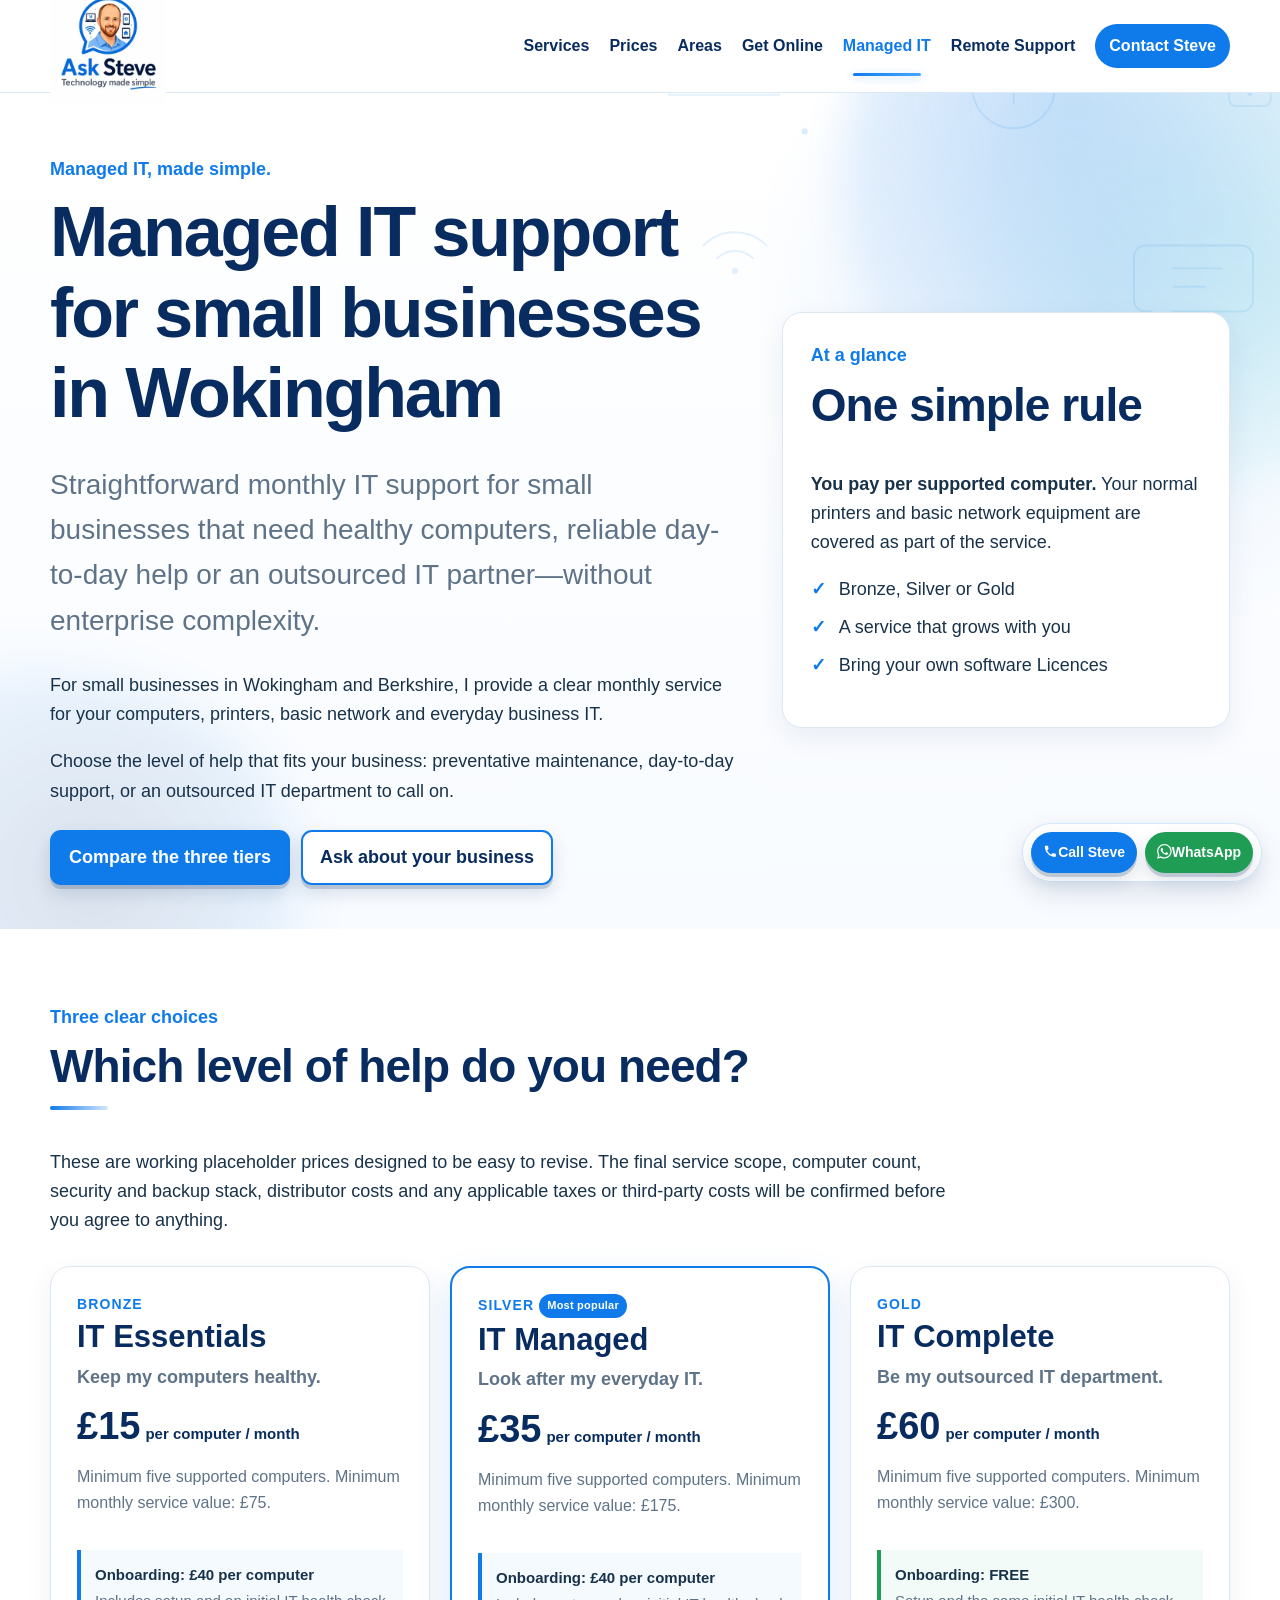
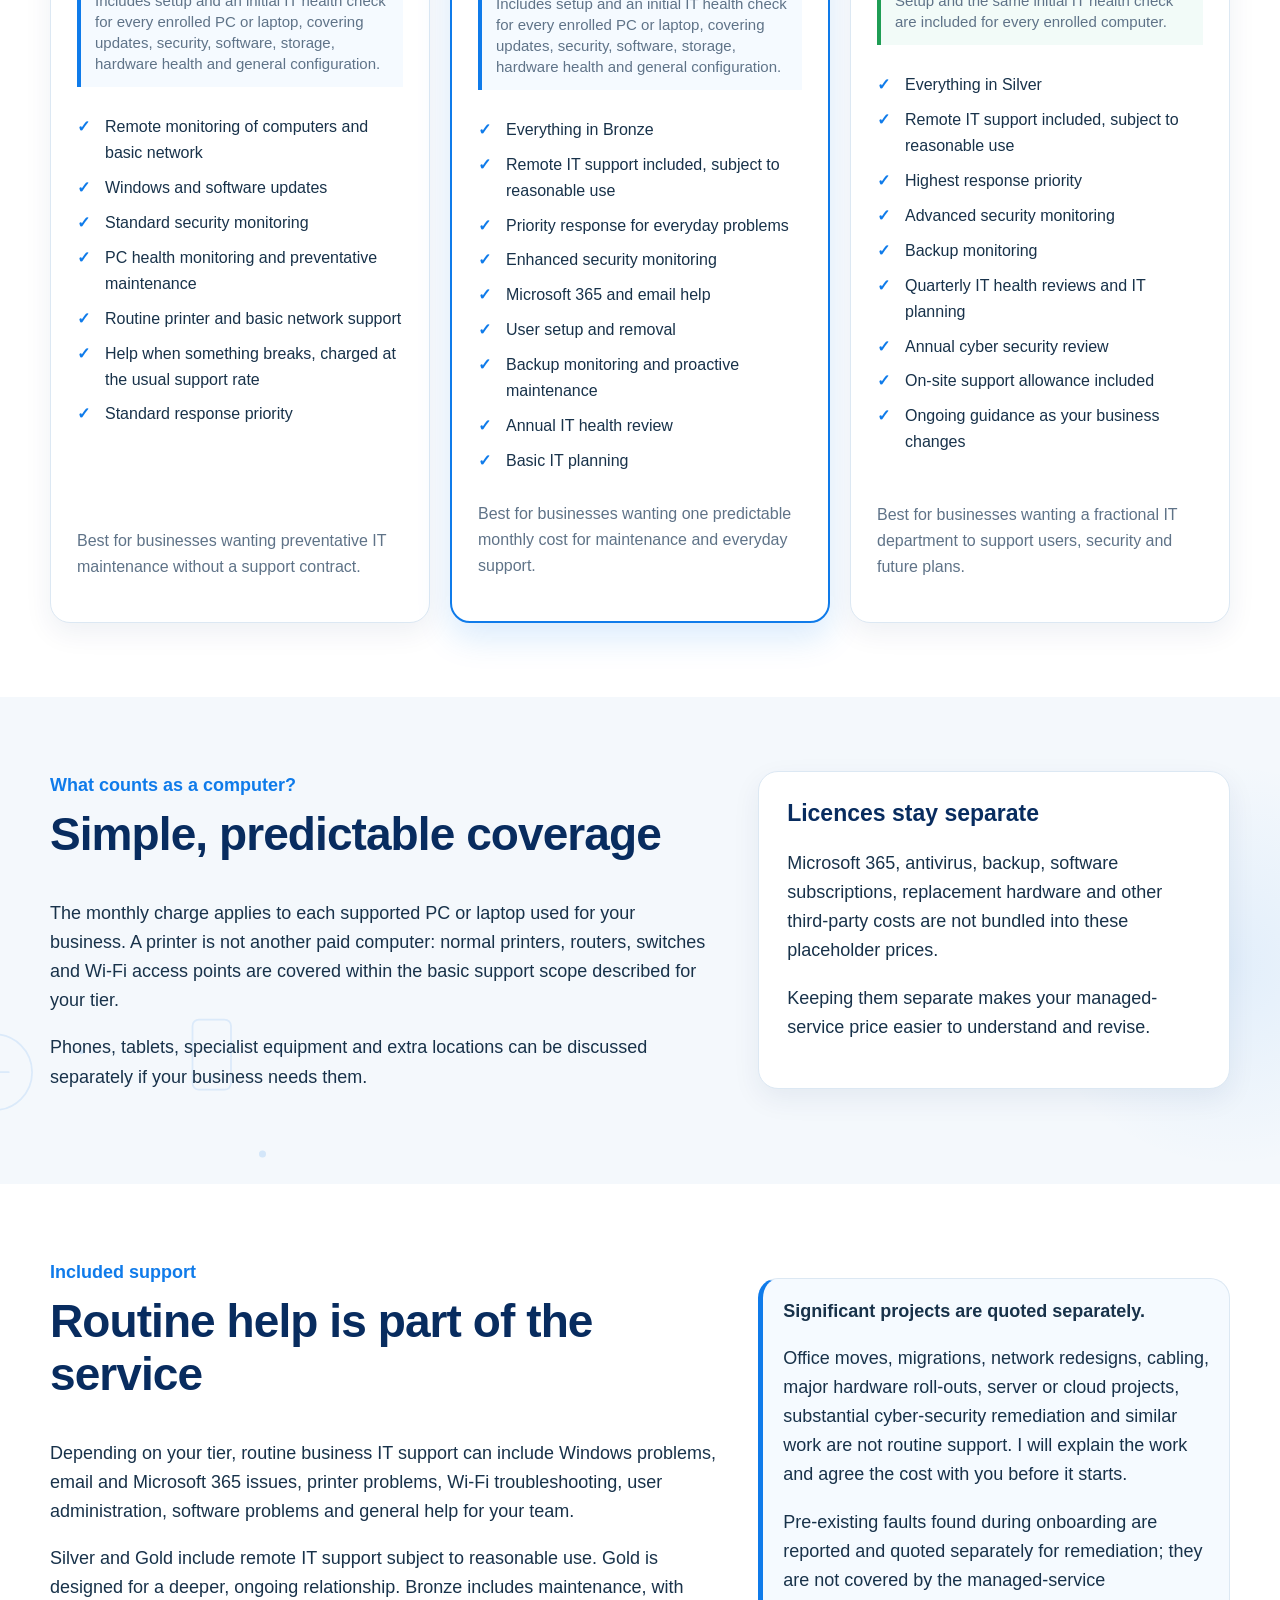
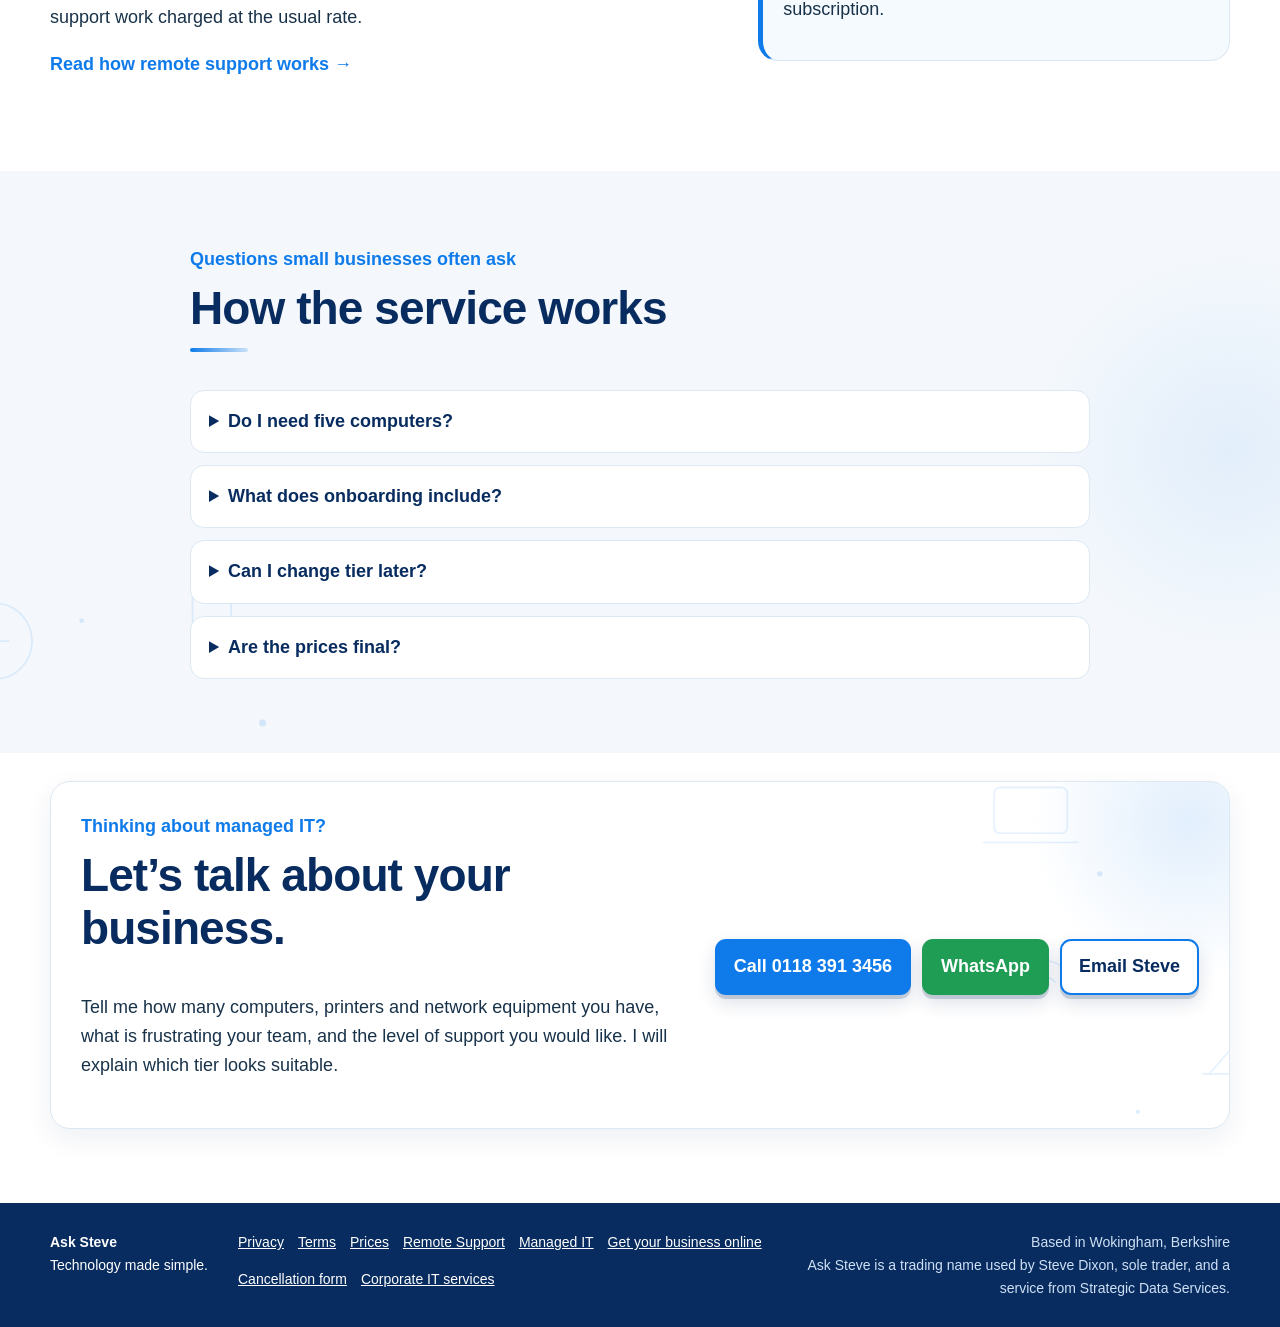
<file: managed-service.html>
<!doctype html>
<html lang="en-GB">
<head>
<meta charset="utf-8">
<meta name="viewport" content="width=device-width,initial-scale=1">
<meta name="author" content="Ask Steve">
<meta name="robots" content="index,follow,max-image-preview:large">
<meta name="theme-color" content="#0F7BEA">
<link rel="icon" type="image/png" href="assets/ask-steve-logo.png">
<link rel="stylesheet" href="styles.css">
<script src="site.js" defer></script>
<title>Managed IT Support for Small Businesses Wokingham | Ask Steve</title>
<meta name="description" content="Simple managed IT support for small businesses in Wokingham and Berkshire, covering computers, printers, basic networks and everyday IT.">
<link rel="canonical" href="https://askstevenow.co.uk/managed-service.html">
<meta property="og:type" content="website">
<meta property="og:site_name" content="Ask Steve">
<meta property="og:title" content="Managed IT Services for Small Business | Ask Steve">
<meta property="og:description" content="Three simple managed IT service tiers for small businesses across Wokingham, Berkshire and nearby areas.">
<meta property="og:url" content="https://askstevenow.co.uk/managed-service.html">
<meta property="og:image" content="https://askstevenow.co.uk/assets/ask-steve-logo.png">
<script type="application/ld+json">
{
  "@context":"https://schema.org",
  "@type":"Service",
  "name":"Ask Steve Managed IT Services",
  "serviceType":"Managed IT services for small business",
  "description":"Simple managed maintenance, everyday IT support and fractional IT department services for small businesses in Wokingham, Berkshire and nearby areas.",
  "provider":{"@type":"LocalBusiness","name":"Ask Steve","url":"https://askstevenow.co.uk/"},
  "areaServed":["Wokingham","Reading","Bracknell","Crowthorne","Finchampstead","Winnersh","Woodley","Twyford","Maidenhead","Berkshire"],
  "hasOfferCatalog":{
    "@type":"OfferCatalog",
    "name":"Managed IT service tiers",
    "itemListElement":[
      {"@type":"Offer","itemOffered":{"@type":"Service","name":"Bronze - IT Essentials"}},
      {"@type":"Offer","itemOffered":{"@type":"Service","name":"Silver - IT Managed"}},
      {"@type":"Offer","itemOffered":{"@type":"Service","name":"Gold - IT Complete"}}
    ]
  }
}
</script>
</head>
<body>
<a class="skip-link" href="#main">Skip to main content</a>
<header class="site-header"><div class="container header-inner">
<a class="brand" href="index.html" aria-label="Ask Steve home"><img src="assets/ask-steve-logo-header.webp" width="300" height="300" alt="Ask Steve - Technology made simple"></a>
<nav class="nav" aria-label="Primary navigation">
<a href="index.html#services">Services</a>
<a href="prices.html">Prices</a>
<a href="index.html#area">Areas</a>
<a href="get-your-business-online.html">Get Online</a>
<a href="managed-service.html">Managed IT</a>
<a href="remote-support.html">Remote Support</a>
<a href="index.html#contact" class="nav-cta">Contact Steve</a>
</nav></div></header>

<main id="main">
<section class="page-hero managed-hero">
<div class="container hero-grid">
<div>
<p class="eyebrow">Managed IT, made simple.</p>
<h1>Managed IT support for small businesses in Wokingham</h1>
<p class="lead">Straightforward monthly IT support for small businesses that need healthy computers, reliable day-to-day help or an outsourced IT partner—without enterprise complexity.</p>
<p>For small businesses in Wokingham and Berkshire, I provide a clear monthly service for your computers, printers, basic network and everyday business IT.</p>
<p>Choose the level of help that fits your business: preventative maintenance, day-to-day support, or an outsourced IT department to call on.</p>
<div class="actions"><a class="btn primary" href="#tiers">Compare the three tiers</a><a class="btn secondary" href="mailto:steve@askstevenow.co.uk?subject=Managed%20IT%20service%20enquiry">Ask about your business</a></div>
</div>
<aside class="card hero-card" data-reveal>
<p class="eyebrow">At a glance</p>
<h2>One simple rule</h2>
<p><strong>You pay per supported computer.</strong> Your normal printers and basic network equipment are covered as part of the service.</p>
<ul class="ticks"><li>Bronze, Silver or Gold</li><li>A service that grows with you</li><li>Bring your own software Licences</li></ul>
</aside>
</div></section>

<section class="section" id="tiers"><div class="container">
<p class="eyebrow">Three clear choices</p>
<h2>Which level of help do you need?</h2>
<p class="narrow">These are working placeholder prices designed to be easy to revise. The final service scope, computer count, security and backup stack, distributor costs and any applicable taxes or third-party costs will be confirmed before you agree to anything.</p>
<div class="tier-grid">
<article class="card tier-card tier-card--bronze" data-reveal>
<p class="tier-kicker">Bronze</p><h3>IT Essentials</h3>
<p class="tier-summary">Keep my computers healthy.</p>
<p class="tier-price"><strong>£15</strong> <span>per computer / month</span></p>
<p class="small">Minimum five supported computers. Minimum monthly service value: £75.</p>
<div class="tier-fee"><strong>Onboarding: £40 per computer</strong><span>Includes setup and an initial IT health check for every enrolled PC or laptop, covering updates, security, software, storage, hardware health and general configuration.</span></div>
<ul class="ticks tier-list"><li>Remote monitoring of computers and basic network</li><li>Windows and software updates</li><li>Standard security monitoring</li><li>PC health monitoring and preventative maintenance</li><li>Routine printer and basic network support</li><li>Help when something breaks, charged at the usual support rate</li><li>Standard response priority</li></ul>
<p class="small tier-fit">Best for businesses wanting preventative IT maintenance without a support contract.</p>
</article>

<article class="card tier-card tier-card--silver" data-reveal>
<p class="tier-kicker">Silver <span class="tier-badge">Most popular</span></p><h3>IT Managed</h3>
<p class="tier-summary">Look after my everyday IT.</p>
<p class="tier-price"><strong>£35</strong> <span>per computer / month</span></p>
<p class="small">Minimum five supported computers. Minimum monthly service value: £175.</p>
<div class="tier-fee"><strong>Onboarding: £40 per computer</strong><span>Includes setup and an initial IT health check for every enrolled PC or laptop, covering updates, security, software, storage, hardware health and general configuration.</span></div>
<ul class="ticks tier-list"><li>Everything in Bronze</li><li>Remote IT support included, subject to reasonable use</li><li>Priority response for everyday problems</li><li>Enhanced security monitoring</li><li>Microsoft 365 and email help</li><li>User setup and removal</li><li>Backup monitoring and proactive maintenance</li><li>Annual IT health review</li><li>Basic IT planning</li></ul>
<p class="small tier-fit">Best for businesses wanting one predictable monthly cost for maintenance and everyday support.</p>
</article>

<article class="card tier-card tier-card--gold" data-reveal>
<p class="tier-kicker">Gold</p><h3>IT Complete</h3>
<p class="tier-summary">Be my outsourced IT department.</p>
<p class="tier-price"><strong>£60</strong> <span>per computer / month</span></p>
<p class="small">Minimum five supported computers. Minimum monthly service value: £300.</p>
<div class="tier-fee tier-fee--included"><strong>Onboarding: FREE</strong><span>Setup and the same initial IT health check are included for every enrolled computer.</span></div>
<ul class="ticks tier-list"><li>Everything in Silver</li><li>Remote IT support included, subject to reasonable use</li><li>Highest response priority</li><li>Advanced security monitoring</li><li>Backup monitoring</li><li>Quarterly IT health reviews and IT planning</li><li>Annual cyber security review</li><li>On-site support allowance included</li><li>Ongoing guidance as your business changes</li></ul>
<p class="small tier-fit">Best for businesses wanting a fractional IT department to support users, security and future plans.</p>
</article>
</div>
</div></section>

<section class="section soft"><div class="container split">
<div><p class="eyebrow">What counts as a computer?</p><h2>Simple, predictable coverage</h2>
<p>The monthly charge applies to each supported PC or laptop used for your business. A printer is not another paid computer: normal printers, routers, switches and Wi-Fi access points are covered within the basic support scope described for your tier.</p>
<p>Phones, tablets, specialist equipment and extra locations can be discussed separately if your business needs them.</p></div>
<aside class="card" data-reveal><h3>Licences stay separate</h3><p>Microsoft 365, antivirus, backup, software subscriptions, replacement hardware and other third-party costs are not bundled into these placeholder prices.</p><p>Keeping them separate makes your managed-service price easier to understand and revise.</p></aside>
</div></section>

<section class="section"><div class="container split">
<div><p class="eyebrow">Included support</p><h2>Routine help is part of the service</h2>
<p>Depending on your tier, routine business IT support can include Windows problems, email and Microsoft 365 issues, printer problems, Wi-Fi troubleshooting, user administration, software problems and general help for your team.</p>
<p>Silver and Gold include remote IT support subject to reasonable use. Gold is designed for a deeper, ongoing relationship. Bronze includes maintenance, with support work charged at the usual rate.</p><p><a class="text-link" href="remote-support.html">Read how remote support works →</a></p></div>
<aside class="notice" data-reveal><strong>Significant projects are quoted separately.</strong><p>Office moves, migrations, network redesigns, cabling, major hardware roll-outs, server or cloud projects, substantial cyber-security remediation and similar work are not routine support. I will explain the work and agree the cost with you before it starts.</p><p>Pre-existing faults found during onboarding are reported and quoted separately for remediation; they are not covered by the managed-service subscription.</p></aside>
</div></section>

<section class="section soft"><div class="container narrow">
<p class="eyebrow">Questions small businesses often ask</p><h2>How the service works</h2>
<div class="faq-list">
<details><summary>Do I need five computers?</summary><p>Five supported computers is the placeholder minimum for each tier. Tell me what you have and I can confirm whether the service is a good fit.</p></details>
<details><summary>What does onboarding include?</summary><p>For Bronze and Silver, the £40 per-computer onboarding fee covers setup and an initial IT health check for every enrolled PC or laptop, including updates, security, software, storage, hardware health and general configuration. Gold includes this setup and health check for free. Pre-existing faults discovered during onboarding are reported and quoted separately for remediation.</p></details>
<details><summary>Can I change tier later?</summary><p>Yes. The right level may change as your business grows. Any change would be agreed with you before it takes effect.</p></details>
<details><summary>Are the prices final?</summary><p>No. These are placeholder figures to show how the service could work. I will confirm the final pricing, scope and terms before launch or before you sign up.</p></details>
</div></div></section>

<section class="section contact"><div class="container contact-card" data-reveal>
<div><p class="eyebrow">Thinking about managed IT?</p><h2>Let’s talk about your business.</h2><p>Tell me how many computers, printers and network equipment you have, what is frustrating your team, and the level of support you would like. I will explain which tier looks suitable.</p></div>
<div class="actions"><a class="btn primary" href="tel:+441183913456">Call 0118 391 3456</a><a class="btn whatsapp" href="https://wa.me/441183913456" rel="noopener">WhatsApp</a><a class="btn secondary" href="mailto:steve@askstevenow.co.uk?subject=Managed%20IT%20service%20enquiry">Email Steve</a></div>
</div></section>
</main>

<footer class="site-footer"><div class="container footer-inner">
<div><strong>Ask Steve</strong><br><span>Technology made simple.</span></div>
<div class="footer-links"><a href="privacy.html">Privacy</a><a href="terms.html">Terms</a><a href="prices.html">Prices</a><a href="remote-support.html">Remote Support</a><a href="managed-service.html">Managed IT</a><a href="get-your-business-online.html">Get your business online</a><a href="cancellation-form.html">Cancellation form</a><a href="https://strategicdata.co.uk/" target="_blank" rel="noopener noreferrer">Corporate IT services</a></div>
<div class="footer-meta"><span>Based in Wokingham, Berkshire</span><span>Ask Steve is a trading name used by Steve Dixon, sole trader, and a service from Strategic Data Services.</span></div>
</div></footer>
<div class="quick-contact" aria-label="Quick contact">
<a class="qc-call" href="tel:+441183913456"><span class="btn-icon" aria-hidden="true"><svg viewBox="0 0 24 24"><path d="M6.62 10.79a15.46 15.46 0 0 0 6.59 6.59l2.2-2.2a1 1 0 0 1 1.02-.24c1.12.37 2.33.57 3.57.57a1 1 0 0 1 1 1V20a1 1 0 0 1-1 1C10.61 21 3 13.39 3 4a1 1 0 0 1 1-1h3.5a1 1 0 0 1 1 1c0 1.25.2 2.45.57 3.57a1 1 0 0 1-.25 1.02l-2.2 2.2Z"/></svg></span>Call Steve</a>
<a class="qc-wa" href="https://wa.me/441183913456" rel="noopener"><span class="btn-icon" aria-hidden="true"><svg viewBox="0 0 24 24"><path d="M20.52 3.48A11.78 11.78 0 0 0 12.08 0C5.53.2.2 5.32.2 11.86c0 2.09.55 4.13 1.59 5.92L.1 24l6.38-1.67a11.86 11.86 0 0 0 5.59 1.42h.01c6.54 0 11.87-5.32 11.87-11.86 0-3.17-1.23-6.14-3.43-8.41ZM12.08 21.75h-.01a9.84 9.84 0 0 1-5.02-1.37l-.36-.21-3.78.99 1.01-3.68-.24-.38a9.78 9.78 0 0 1-1.5-5.24c0-5.44 4.44-9.86 9.9-9.86 2.64 0 5.12 1.03 6.98 2.9a9.79 9.79 0 0 1 2.89 6.96c0 5.44-4.44 9.87-9.87 9.87Zm5.42-7.39c-.3-.15-1.76-.87-2.03-.97-.27-.1-.47-.15-.67.15-.2.3-.77.97-.94 1.17-.17.2-.35.22-.65.07-.3-.15-1.26-.46-2.4-1.47-.89-.79-1.49-1.76-1.66-2.06-.17-.3-.02-.46.13-.61.13-.13.3-.35.45-.52.15-.17.2-.3.3-.5.1-.2.05-.37-.02-.52-.08-.15-.67-1.61-.92-2.2-.24-.58-.49-.5-.67-.51h-.57c-.2 0-.52.07-.79.37-.27.3-1.04 1.02-1.04 2.49s1.07 2.89 1.22 3.09c.15.2 2.11 3.22 5.11 4.51.71.31 1.27.49 1.7.63.71.23 1.36.2 1.87.12.57-.08 1.76-.72 2.01-1.42.25-.7.25-1.3.17-1.42-.07-.12-.27-.2-.57-.35Z"/></svg></span>WhatsApp</a>
</div>
</body>
</html>
</file>
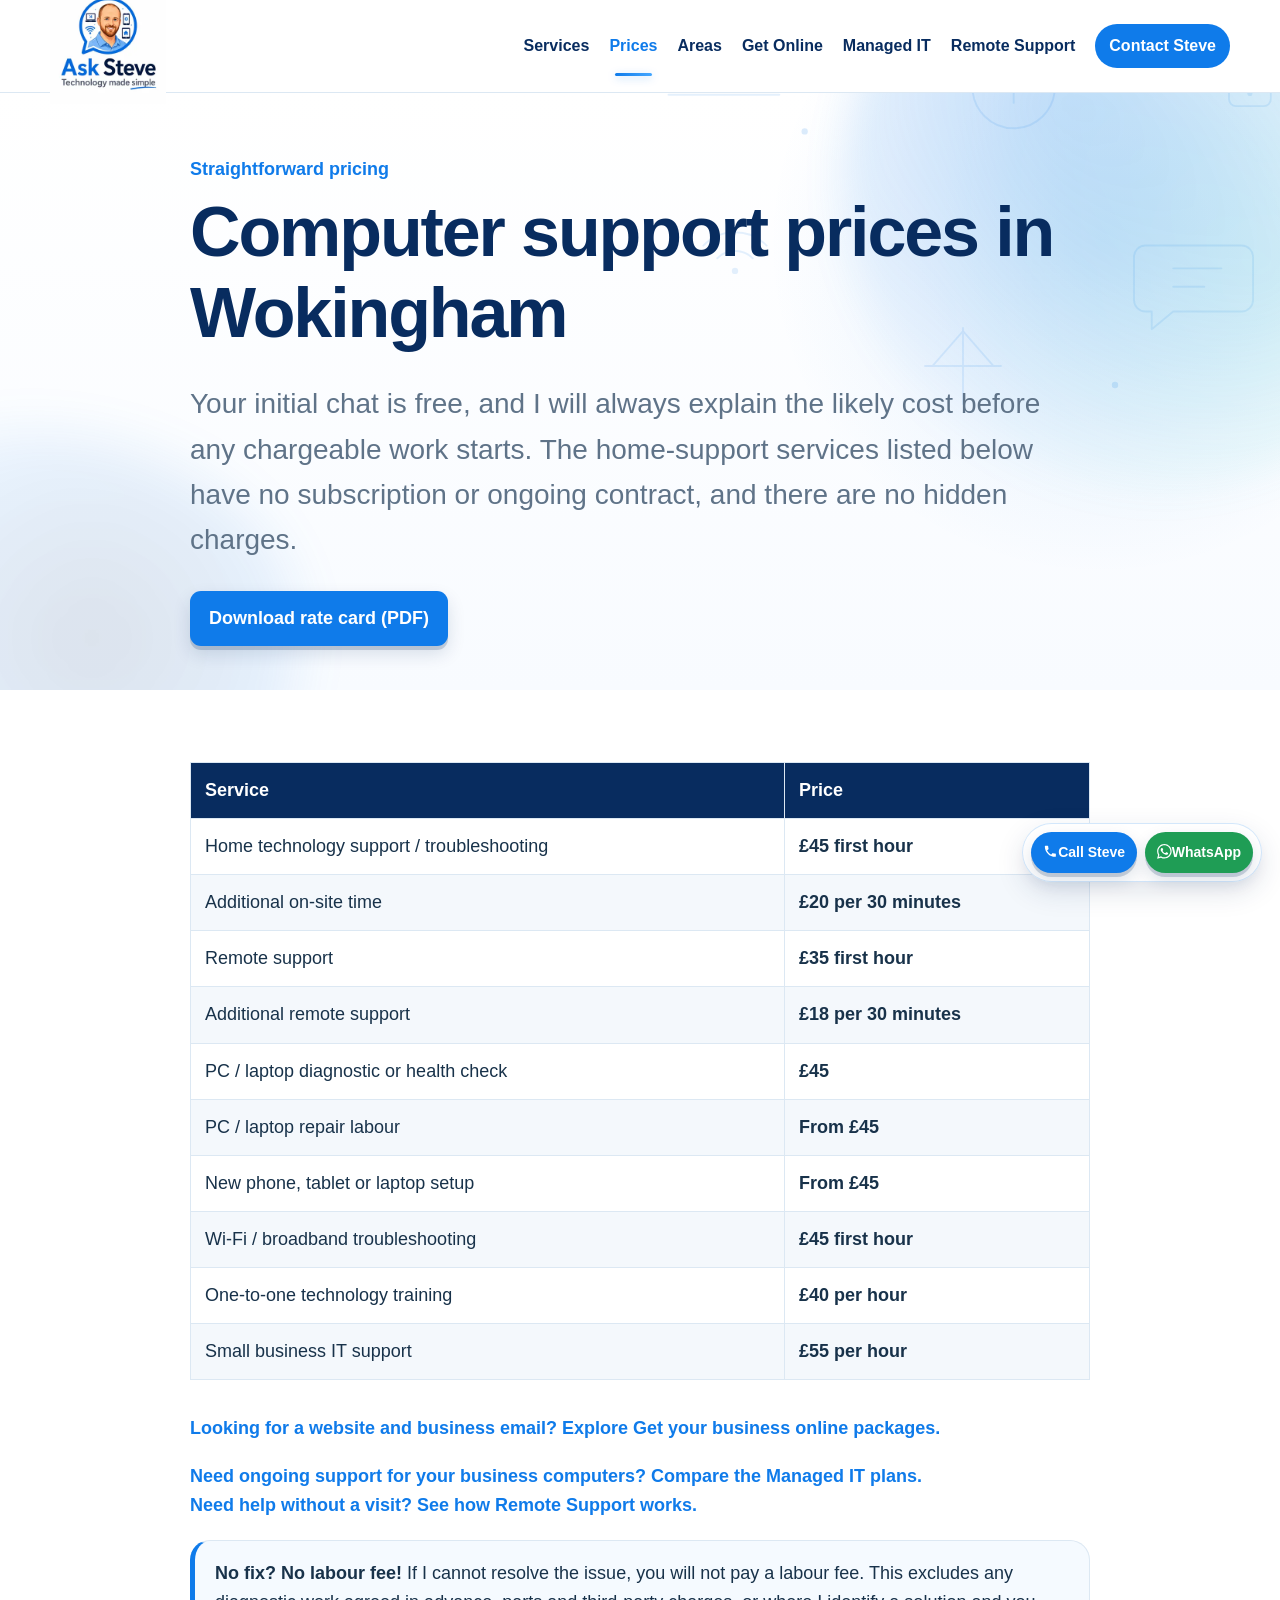
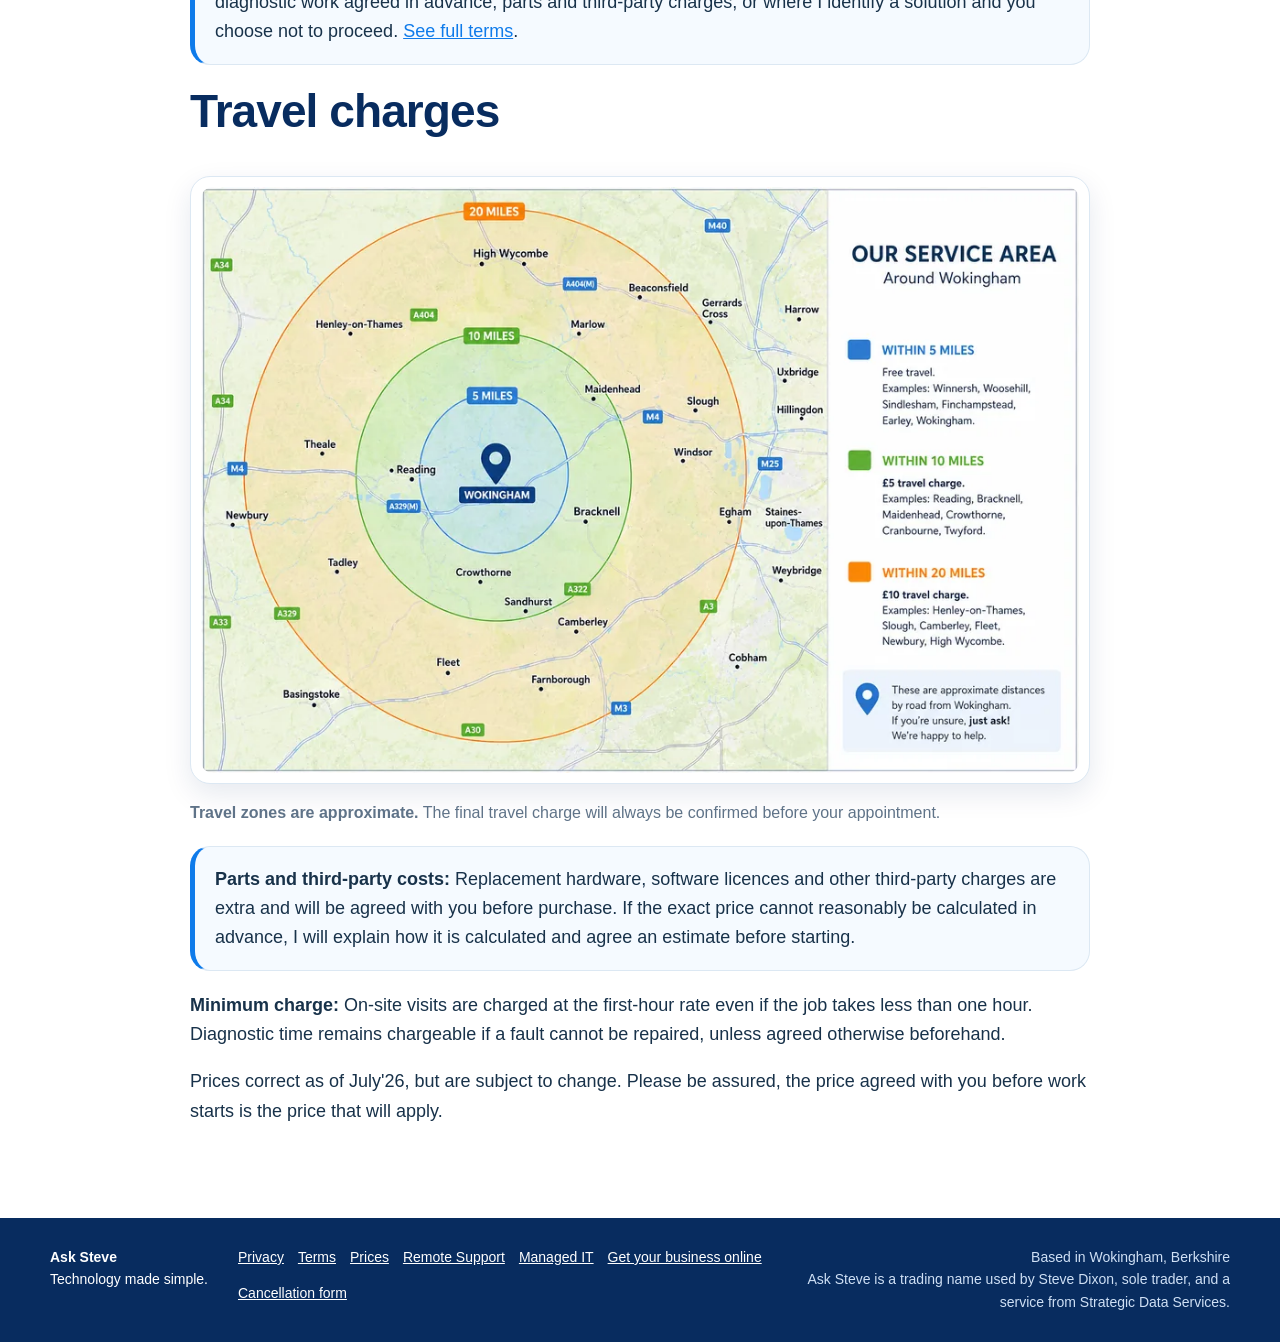
<file: prices.html>
<!doctype html><html lang="en-GB"><head><meta charset="utf-8">
<meta name="viewport" content="width=device-width,initial-scale=1">
<meta name="author" content="Ask Steve">
<meta name="robots" content="index,follow,max-image-preview:large">
<meta name="theme-color" content="#0F7BEA">
<link rel="icon" type="image/png" href="assets/ask-steve-logo.png">
<link rel="stylesheet" href="styles.css">
<title>Computer Support Prices Wokingham | Ask Steve</title>
<meta name="description" content="See clear prices for home computer help, remote support, repairs, Wi-Fi troubleshooting and training from Ask Steve in Wokingham and nearby areas.">
<link rel="canonical" href="https://askstevenow.co.uk/prices.html">
<script src="site.js" defer></script>
</head><body>
<a class="skip-link" href="#main">Skip to main content</a>
<header class="site-header"><div class="container header-inner">
<a class="brand" href="index.html" aria-label="Ask Steve home"><img src="assets/ask-steve-logo-header.webp" width="300" height="300" alt="Ask Steve - Technology made simple"></a>
<nav class="nav" aria-label="Primary navigation">
<a href="index.html#services">Services</a>
<a href="prices.html">Prices</a>
<a href="index.html#area">Areas</a>
<a href="get-your-business-online.html">Get Online</a>
<a href="managed-service.html">Managed IT</a>
<a href="remote-support.html">Remote Support</a>
<a href="index.html#contact" class="nav-cta">Contact Steve</a>
</nav></div></header><main id="main" class="legal-main">
<section class="page-hero"><div class="container narrow"><p class="eyebrow">Straightforward pricing</p><h1>Computer support prices in Wokingham</h1>
<p class="lead">Your initial chat is free, and I will always explain the likely cost before any chargeable work starts. The home-support services listed below have no subscription or ongoing contract, and there are no hidden charges.</p>
<a class="btn primary" href="downloads/ask-steve-rate-card.pdf" download>Download rate card (PDF)</a></div></section>
<section class="section"><div class="container narrow">
<table class="price-table"><thead><tr><th>Service</th><th>Price</th></tr></thead><tbody>
<tr><td>Home technology support / troubleshooting</td><td>£45 first hour</td></tr>
<tr><td>Additional on-site time</td><td>£20 per 30 minutes</td></tr>
<tr><td>Remote support</td><td>£35 first hour</td></tr>
<tr><td>Additional remote support</td><td>£18 per 30 minutes</td></tr>
<tr><td>PC / laptop diagnostic or health check</td><td>£45</td></tr>
<tr><td>PC / laptop repair labour</td><td>From £45</td></tr>
<tr><td>New phone, tablet or laptop setup</td><td>From £45</td></tr>
<tr><td>Wi-Fi / broadband troubleshooting</td><td>£45 first hour</td></tr>
<tr><td>One-to-one technology training</td><td>£40 per hour</td></tr>
<tr><td>Small business IT support</td><td>£55 per hour</td></tr>
</tbody></table>
<p><a class="text-link" href="get-your-business-online.html">Looking for a website and business email? Explore Get your business online packages.</a></p>
<p><a class="text-link" href="managed-service.html">Need ongoing support for your business computers? Compare the Managed IT plans.</a><br><a class="text-link" href="remote-support.html">Need help without a visit? See how Remote Support works.</a></p>
<div class="notice"><strong>No fix? No labour fee!</strong> If I cannot resolve the issue, you will not pay a labour fee. This excludes any diagnostic work agreed in advance, parts and third-party charges, or where I identify a solution and you choose not to proceed. <a href="terms.html#no-fix-policy">See full terms</a>.</div>
<h2>Travel charges</h2>

<div class="travel-map-card">
  <img src="assets/ask-steve-service-area-map.webp" width="960" height="640"
       alt="Ask Steve service area map showing approximate 5, 10 and 20 mile travel zones around Wokingham, with example nearby towns and travel charges">
</div>
<p class="small"><strong>Travel zones are approximate.</strong> The final travel charge will always be confirmed before your appointment.</p>
<div class="notice"><strong>Parts and third-party costs:</strong> Replacement hardware, software licences and other third-party charges are extra and will be agreed with you before purchase. If the exact price cannot reasonably be calculated in advance, I will explain how it is calculated and agree an estimate before starting.</div>
<p><strong>Minimum charge:</strong> On-site visits are charged at the first-hour rate even if the job takes less than one hour. Diagnostic time remains chargeable if a fault cannot be repaired, unless agreed otherwise beforehand.</p>
<p>Prices correct as of July'26, but are subject to change. Please be assured, the price agreed with you before work starts is the price that will apply.</p>
</div></section></main><footer class="site-footer"><div class="container footer-inner">
<div><strong>Ask Steve</strong><br><span>Technology made simple.</span></div>
<div class="footer-links">
<a href="privacy.html">Privacy</a><a href="terms.html">Terms</a><a href="prices.html">Prices</a><a href="remote-support.html">Remote Support</a><a href="managed-service.html">Managed IT</a><a href="get-your-business-online.html">Get your business online</a><a href="cancellation-form.html">Cancellation form</a>
</div>
<div class="footer-meta"><span>Based in Wokingham, Berkshire</span><span>Ask Steve is a trading name used by Steve Dixon, sole trader, and a service from Strategic Data Services.</span></div>
</div></footer>
<div class="quick-contact" aria-label="Quick contact">
  <a class="qc-call" href="tel:+441183913456"><span class="btn-icon" aria-hidden="true"><svg viewBox="0 0 24 24"><path d="M6.62 10.79a15.46 15.46 0 0 0 6.59 6.59l2.2-2.2a1 1 0 0 1 1.02-.24c1.12.37 2.33.57 3.57.57a1 1 0 0 1 1 1V20a1 1 0 0 1-1 1C10.61 21 3 13.39 3 4a1 1 0 0 1 1-1h3.5a1 1 0 0 1 1 1c0 1.25.2 2.45.57 3.57a1 1 0 0 1-.25 1.02l-2.2 2.2Z"/></svg></span>Call Steve</a>
  <a class="qc-wa" href="https://wa.me/441183913456" rel="noopener"><span class="btn-icon" aria-hidden="true"><svg viewBox="0 0 24 24"><path d="M20.52 3.48A11.78 11.78 0 0 0 12.08 0C5.53 0 .2 5.32.2 11.86c0 2.09.55 4.13 1.59 5.92L.1 24l6.38-1.67a11.86 11.86 0 0 0 5.59 1.42h.01c6.54 0 11.87-5.32 11.87-11.86 0-3.17-1.23-6.14-3.43-8.41ZM12.08 21.75h-.01a9.84 9.84 0 0 1-5.02-1.37l-.36-.21-3.78.99 1.01-3.68-.24-.38a9.78 9.78 0 0 1-1.5-5.24c0-5.44 4.44-9.86 9.9-9.86 2.64 0 5.12 1.03 6.98 2.9a9.79 9.79 0 0 1 2.89 6.96c0 5.44-4.44 9.87-9.87 9.87Zm5.42-7.39c-.3-.15-1.76-.87-2.03-.97-.27-.1-.47-.15-.67.15-.2.3-.77.97-.94 1.17-.17.2-.35.22-.65.07-.3-.15-1.26-.46-2.4-1.47-.89-.79-1.49-1.76-1.66-2.06-.17-.3-.02-.46.13-.61.13-.13.3-.35.45-.52.15-.17.2-.3.3-.5.1-.2.05-.37-.02-.52-.08-.15-.67-1.61-.92-2.2-.24-.58-.49-.5-.67-.51h-.57c-.2 0-.52.07-.79.37-.27.3-1.04 1.02-1.04 2.49s1.07 2.89 1.22 3.09c.15.2 2.11 3.22 5.11 4.51.71.31 1.27.49 1.7.63.71.23 1.36.2 1.87.12.57-.08 1.76-.72 2.01-1.42.25-.7.25-1.3.17-1.42-.07-.12-.27-.2-.57-.35Z"/></svg></span>WhatsApp</a>
</div>

</body></html>
</file>
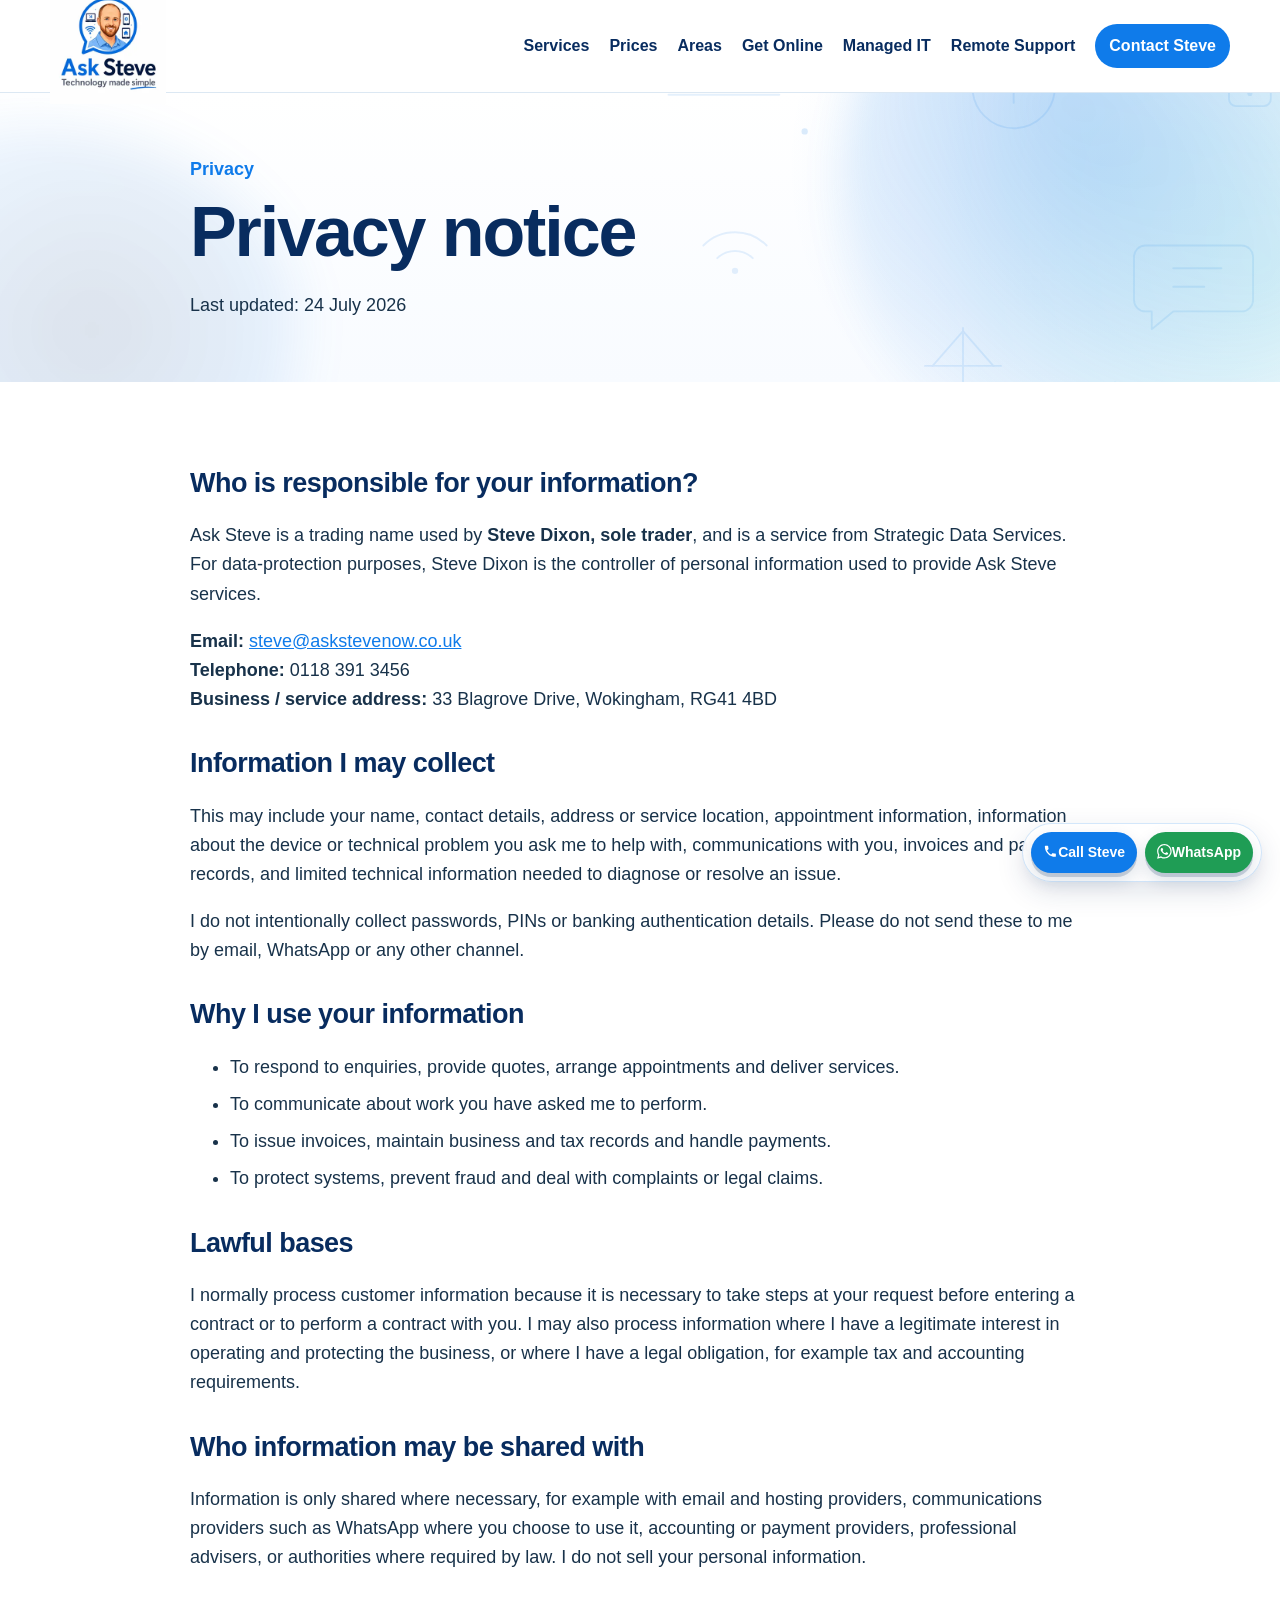
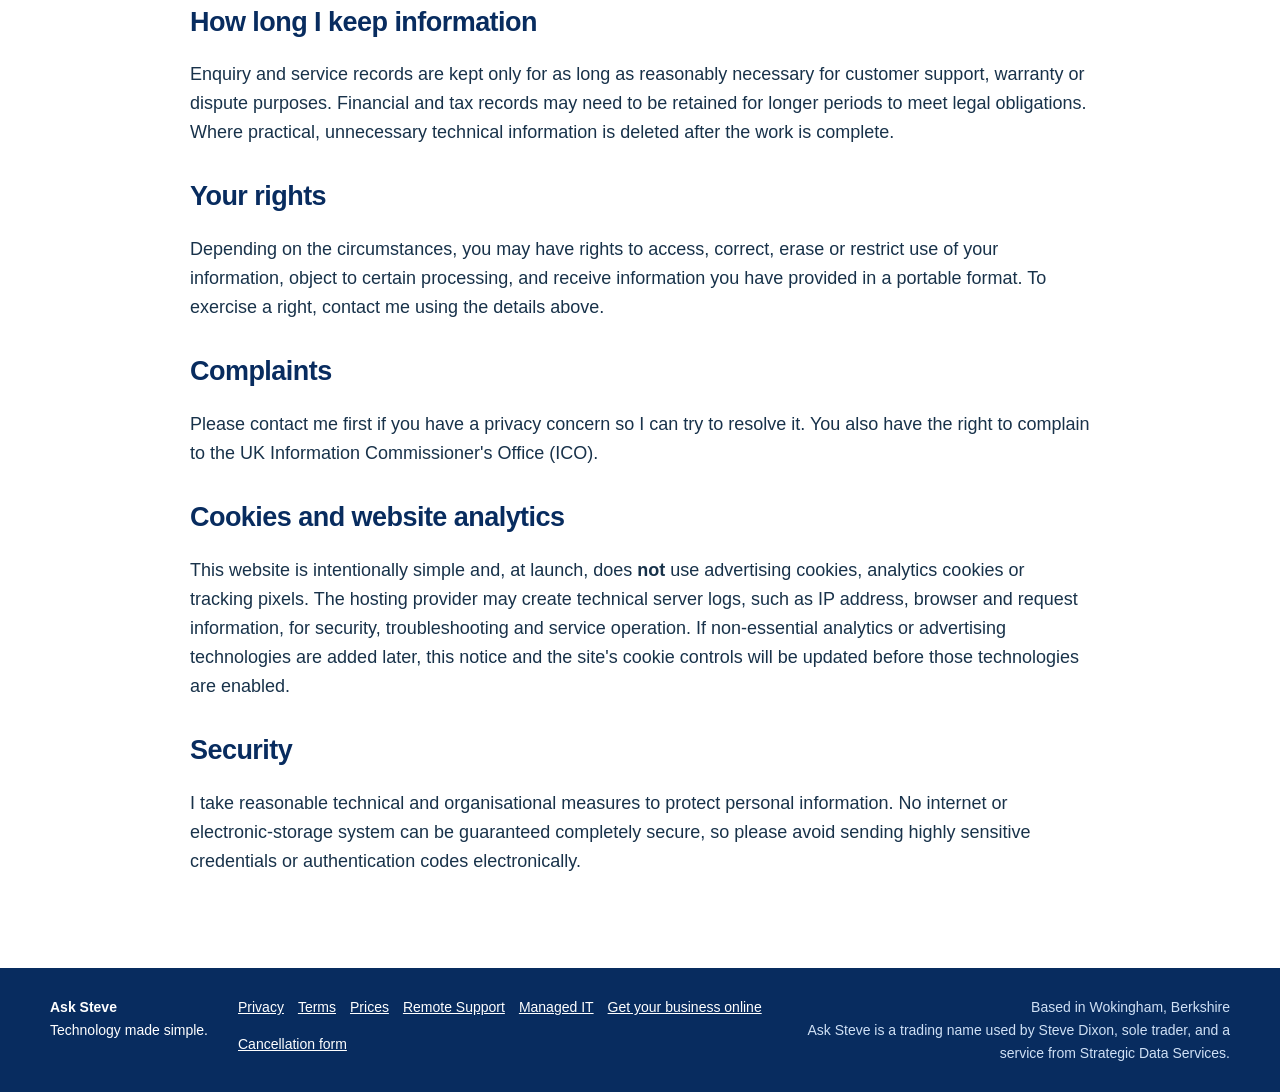
<file: privacy.html>
<!doctype html><html lang="en-GB"><head><meta charset="utf-8">
<meta name="viewport" content="width=device-width,initial-scale=1">
<meta name="author" content="Ask Steve">
<meta name="robots" content="index,follow,max-image-preview:large">
<meta name="theme-color" content="#0F7BEA">
<link rel="icon" type="image/png" href="assets/ask-steve-logo.png">
<link rel="stylesheet" href="styles.css">
<title>Privacy Notice | Ask Steve</title>
<meta name="description" content="Ask Steve privacy notice explaining how customer personal information is used and protected.">
<link rel="canonical" href="https://askstevenow.co.uk/privacy.html"><script src="site.js" defer></script>
</head><body>
<a class="skip-link" href="#main">Skip to main content</a>
<header class="site-header"><div class="container header-inner">
<a class="brand" href="index.html" aria-label="Ask Steve home"><img src="assets/ask-steve-logo-header.webp" width="300" height="300" alt="Ask Steve - Technology made simple"></a>
<nav class="nav" aria-label="Primary navigation">
<a href="index.html#services">Services</a>
<a href="prices.html">Prices</a>
<a href="index.html#area">Areas</a>
<a href="get-your-business-online.html">Get Online</a>
<a href="managed-service.html">Managed IT</a>
<a href="remote-support.html">Remote Support</a>
<a href="index.html#contact" class="nav-cta">Contact Steve</a>
</nav></div></header><main id="main" class="legal-main">
<section class="page-hero"><div class="container narrow"><p class="eyebrow">Privacy</p><h1>Privacy notice</h1><p>Last updated: 24 July 2026</p></div></section>
<section class="section"><div class="container narrow legal-copy">
<h2>Who is responsible for your information?</h2>
<p>Ask Steve is a trading name used by <strong>Steve Dixon, sole trader</strong>, and is a service from Strategic Data Services. For data-protection purposes, Steve Dixon is the controller of personal information used to provide Ask Steve services.</p>
<p><strong>Email:</strong> <a href="mailto:steve@askstevenow.co.uk">steve@askstevenow.co.uk</a><br><strong>Telephone:</strong> 0118 391 3456<br><strong>Business / service address:</strong> 33 Blagrove Drive, Wokingham, RG41 4BD</p>

<h2>Information I may collect</h2>
<p>This may include your name, contact details, address or service location, appointment information, information about the device or technical problem you ask me to help with, communications with you, invoices and payment records, and limited technical information needed to diagnose or resolve an issue.</p>
<p>I do not intentionally collect passwords, PINs or banking authentication details. Please do not send these to me by email, WhatsApp or any other channel.</p>

<h2>Why I use your information</h2>
<ul><li>To respond to enquiries, provide quotes, arrange appointments and deliver services.</li>
<li>To communicate about work you have asked me to perform.</li><li>To issue invoices, maintain business and tax records and handle payments.</li>
<li>To protect systems, prevent fraud and deal with complaints or legal claims.</li></ul>

<h2>Lawful bases</h2>
<p>I normally process customer information because it is necessary to take steps at your request before entering a contract or to perform a contract with you. I may also process information where I have a legitimate interest in operating and protecting the business, or where I have a legal obligation, for example tax and accounting requirements.</p>

<h2>Who information may be shared with</h2>
<p>Information is only shared where necessary, for example with email and hosting providers, communications providers such as WhatsApp where you choose to use it, accounting or payment providers, professional advisers, or authorities where required by law. I do not sell your personal information.</p>

<h2>How long I keep information</h2>
<p>Enquiry and service records are kept only for as long as reasonably necessary for customer support, warranty or dispute purposes. Financial and tax records may need to be retained for longer periods to meet legal obligations. Where practical, unnecessary technical information is deleted after the work is complete.</p>

<h2>Your rights</h2>
<p>Depending on the circumstances, you may have rights to access, correct, erase or restrict use of your information, object to certain processing, and receive information you have provided in a portable format. To exercise a right, contact me using the details above.</p>

<h2>Complaints</h2>
<p>Please contact me first if you have a privacy concern so I can try to resolve it. You also have the right to complain to the UK Information Commissioner's Office (ICO).</p>

<h2>Cookies and website analytics</h2>
<p>This website is intentionally simple and, at launch, does <strong>not</strong> use advertising cookies, analytics cookies or tracking pixels. The hosting provider may create technical server logs, such as IP address, browser and request information, for security, troubleshooting and service operation. If non-essential analytics or advertising technologies are added later, this notice and the site's cookie controls will be updated before those technologies are enabled.</p>

<h2>Security</h2>
<p>I take reasonable technical and organisational measures to protect personal information. No internet or electronic-storage system can be guaranteed completely secure, so please avoid sending highly sensitive credentials or authentication codes electronically.</p>
</div></section></main><footer class="site-footer"><div class="container footer-inner">
<div><strong>Ask Steve</strong><br><span>Technology made simple.</span></div>
<div class="footer-links">
<a href="privacy.html">Privacy</a><a href="terms.html">Terms</a><a href="prices.html">Prices</a><a href="remote-support.html">Remote Support</a><a href="managed-service.html">Managed IT</a><a href="get-your-business-online.html">Get your business online</a><a href="cancellation-form.html">Cancellation form</a>
</div>
<div class="footer-meta"><span>Based in Wokingham, Berkshire</span><span>Ask Steve is a trading name used by Steve Dixon, sole trader, and a service from Strategic Data Services.</span></div>
</div></footer>
<div class="quick-contact" aria-label="Quick contact">
  <a class="qc-call" href="tel:+441183913456"><span class="btn-icon" aria-hidden="true"><svg viewBox="0 0 24 24"><path d="M6.62 10.79a15.46 15.46 0 0 0 6.59 6.59l2.2-2.2a1 1 0 0 1 1.02-.24c1.12.37 2.33.57 3.57.57a1 1 0 0 1 1 1V20a1 1 0 0 1-1 1C10.61 21 3 13.39 3 4a1 1 0 0 1 1-1h3.5a1 1 0 0 1 1 1c0 1.25.2 2.45.57 3.57a1 1 0 0 1-.25 1.02l-2.2 2.2Z"/></svg></span>Call Steve</a>
  <a class="qc-wa" href="https://wa.me/441183913456" rel="noopener"><span class="btn-icon" aria-hidden="true"><svg viewBox="0 0 24 24"><path d="M20.52 3.48A11.78 11.78 0 0 0 12.08 0C5.53 0 .2 5.32.2 11.86c0 2.09.55 4.13 1.59 5.92L.1 24l6.38-1.67a11.86 11.86 0 0 0 5.59 1.42h.01c6.54 0 11.87-5.32 11.87-11.86 0-3.17-1.23-6.14-3.43-8.41ZM12.08 21.75h-.01a9.84 9.84 0 0 1-5.02-1.37l-.36-.21-3.78.99 1.01-3.68-.24-.38a9.78 9.78 0 0 1-1.5-5.24c0-5.44 4.44-9.86 9.9-9.86 2.64 0 5.12 1.03 6.98 2.9a9.79 9.79 0 0 1 2.89 6.96c0 5.44-4.44 9.87-9.87 9.87Zm5.42-7.39c-.3-.15-1.76-.87-2.03-.97-.27-.1-.47-.15-.67.15-.2.3-.77.97-.94 1.17-.17.2-.35.22-.65.07-.3-.15-1.26-.46-2.4-1.47-.89-.79-1.49-1.76-1.66-2.06-.17-.3-.02-.46.13-.61.13-.13.3-.35.45-.52.15-.17.2-.3.3-.5.1-.2.05-.37-.02-.52-.08-.15-.67-1.61-.92-2.2-.24-.58-.49-.5-.67-.51h-.57c-.2 0-.52.07-.79.37-.27.3-1.04 1.02-1.04 2.49s1.07 2.89 1.22 3.09c.15.2 2.11 3.22 5.11 4.51.71.31 1.27.49 1.7.63.71.23 1.36.2 1.87.12.57-.08 1.76-.72 2.01-1.42.25-.7.25-1.3.17-1.42-.07-.12-.27-.2-.57-.35Z"/></svg></span>WhatsApp</a>
</div>

</body></html>
</file>
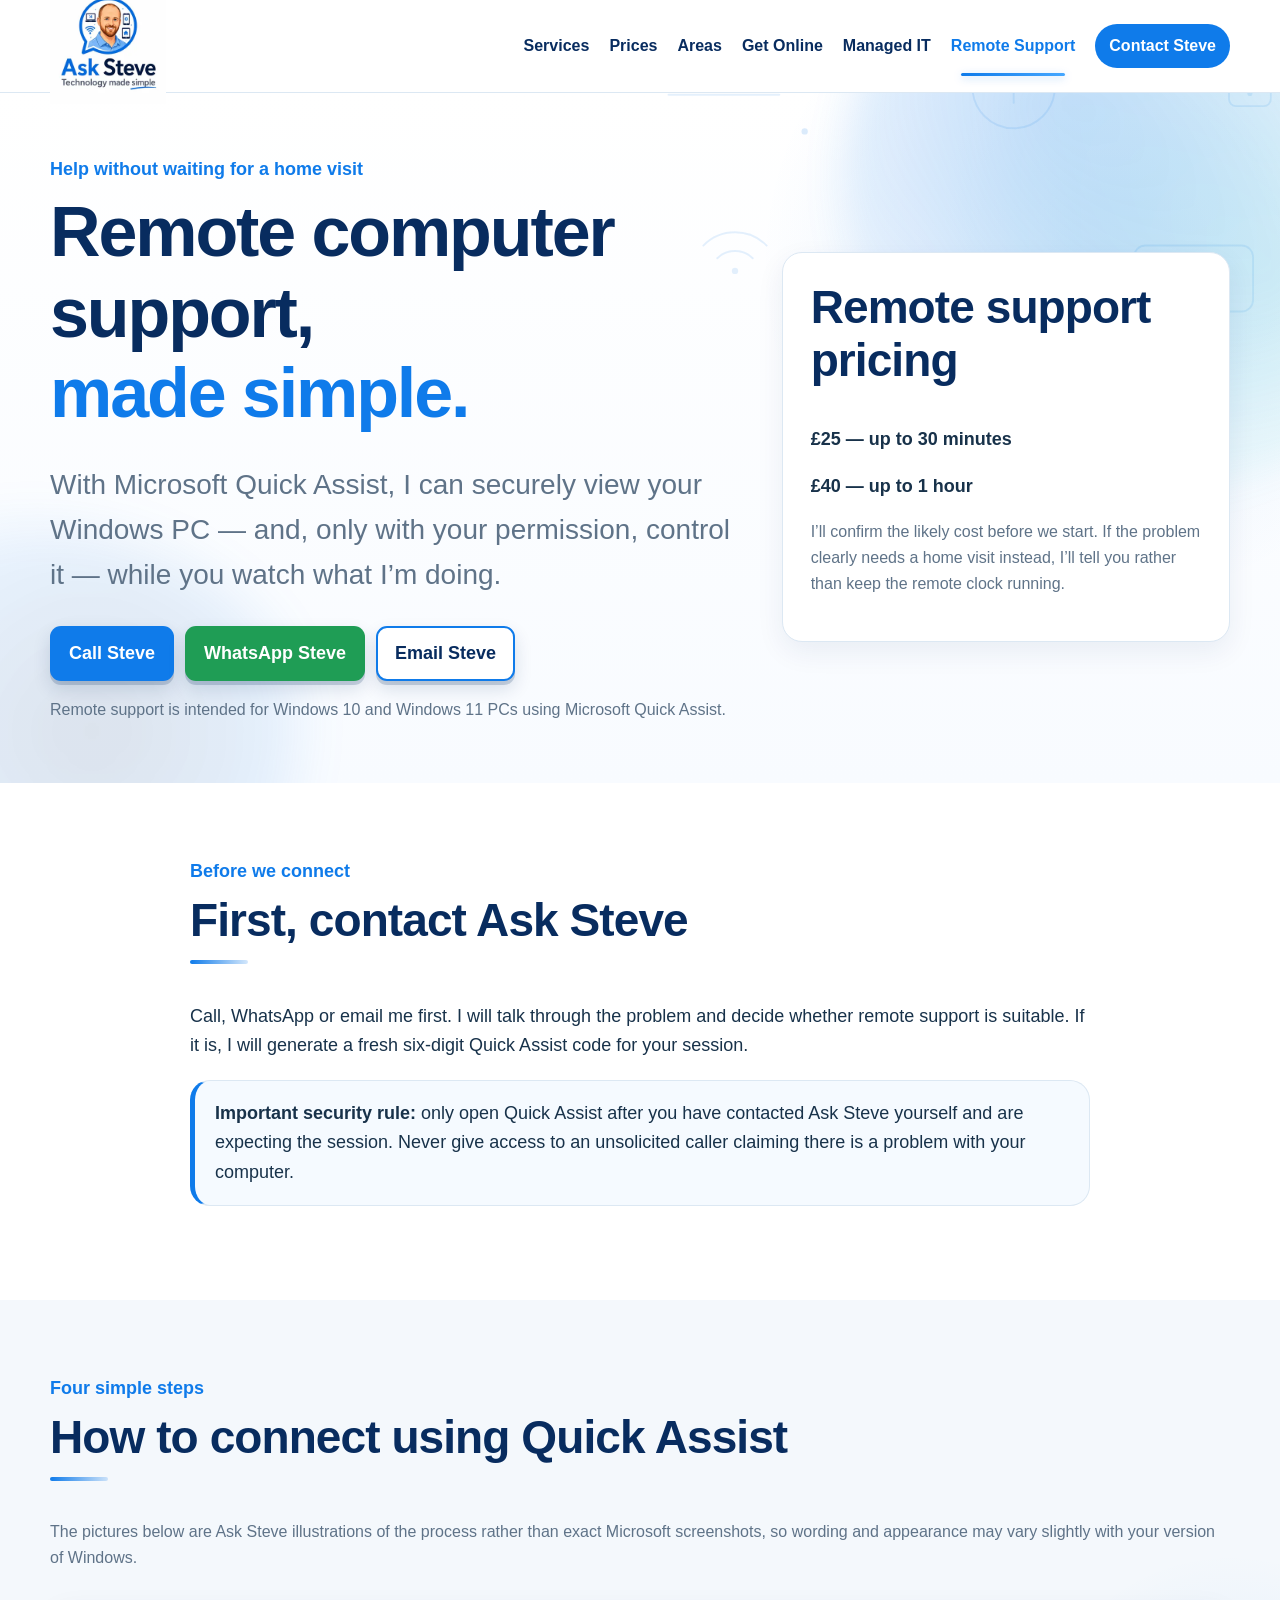
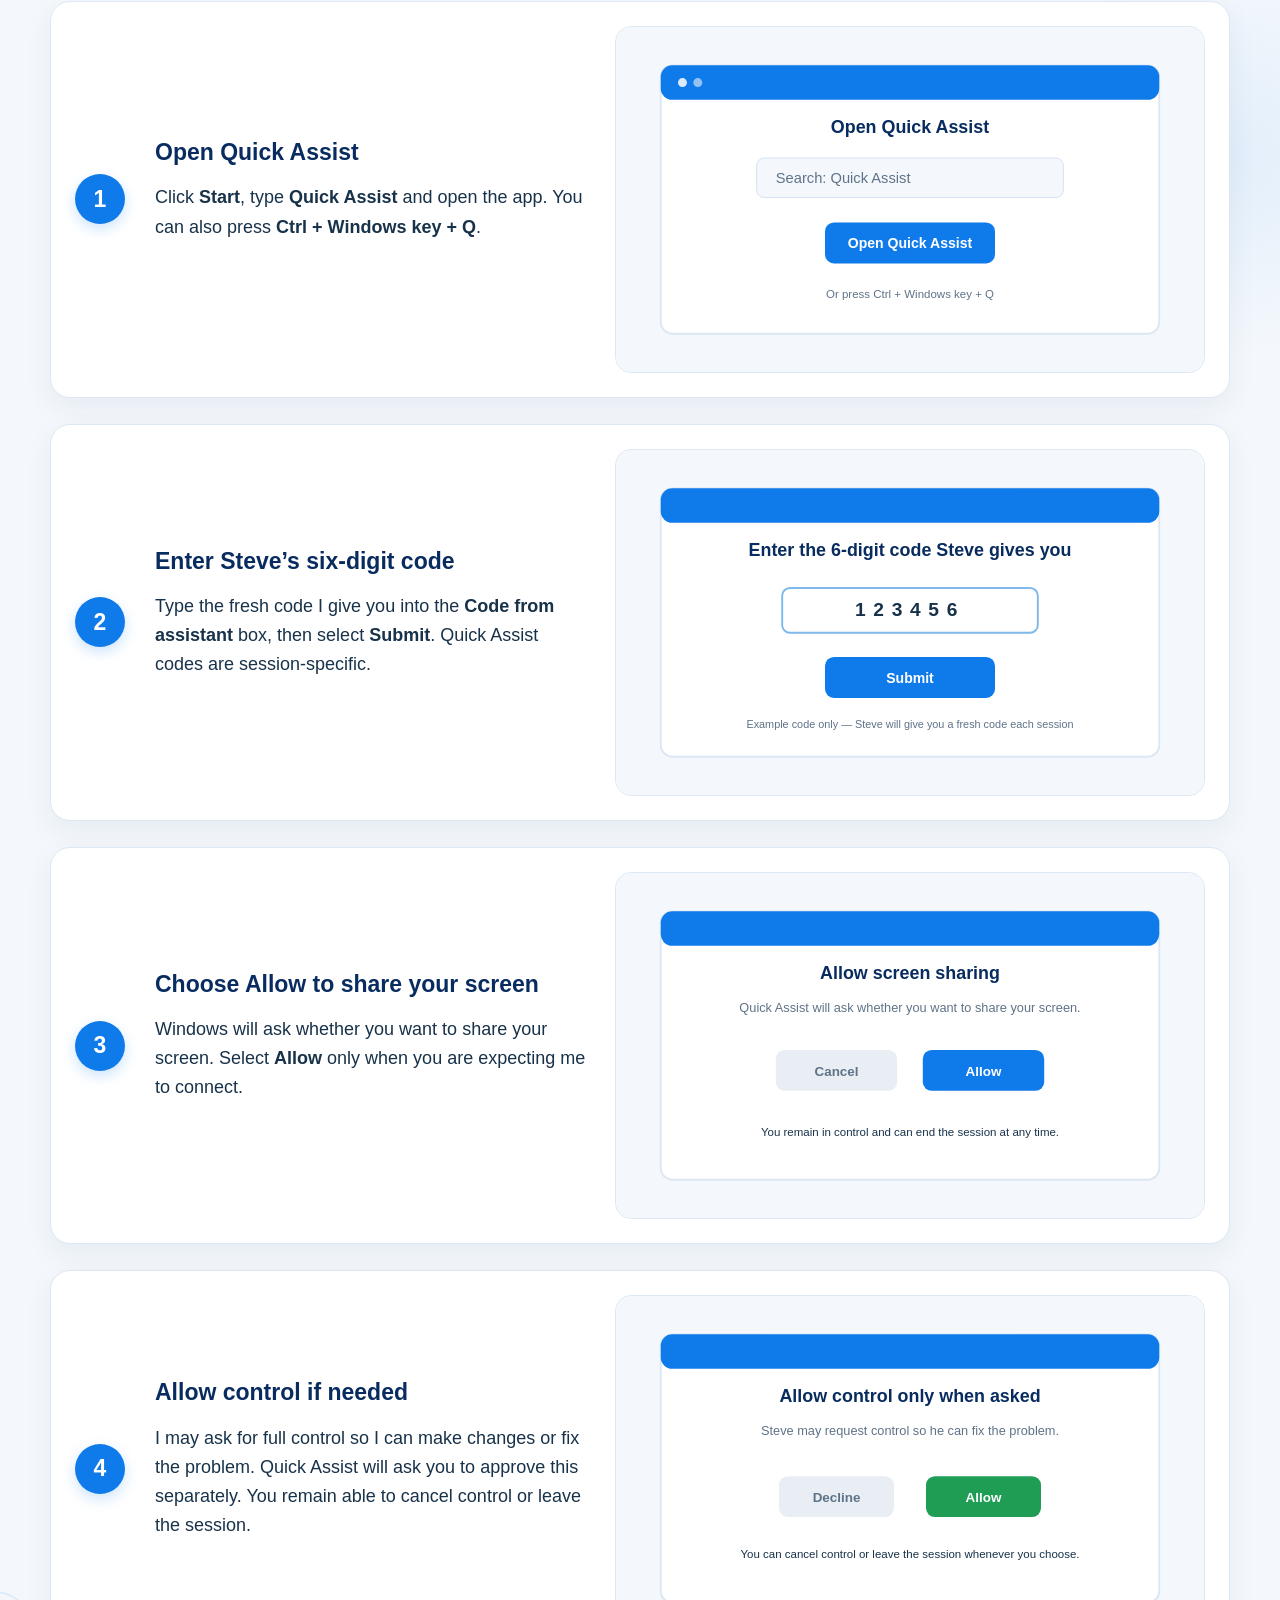
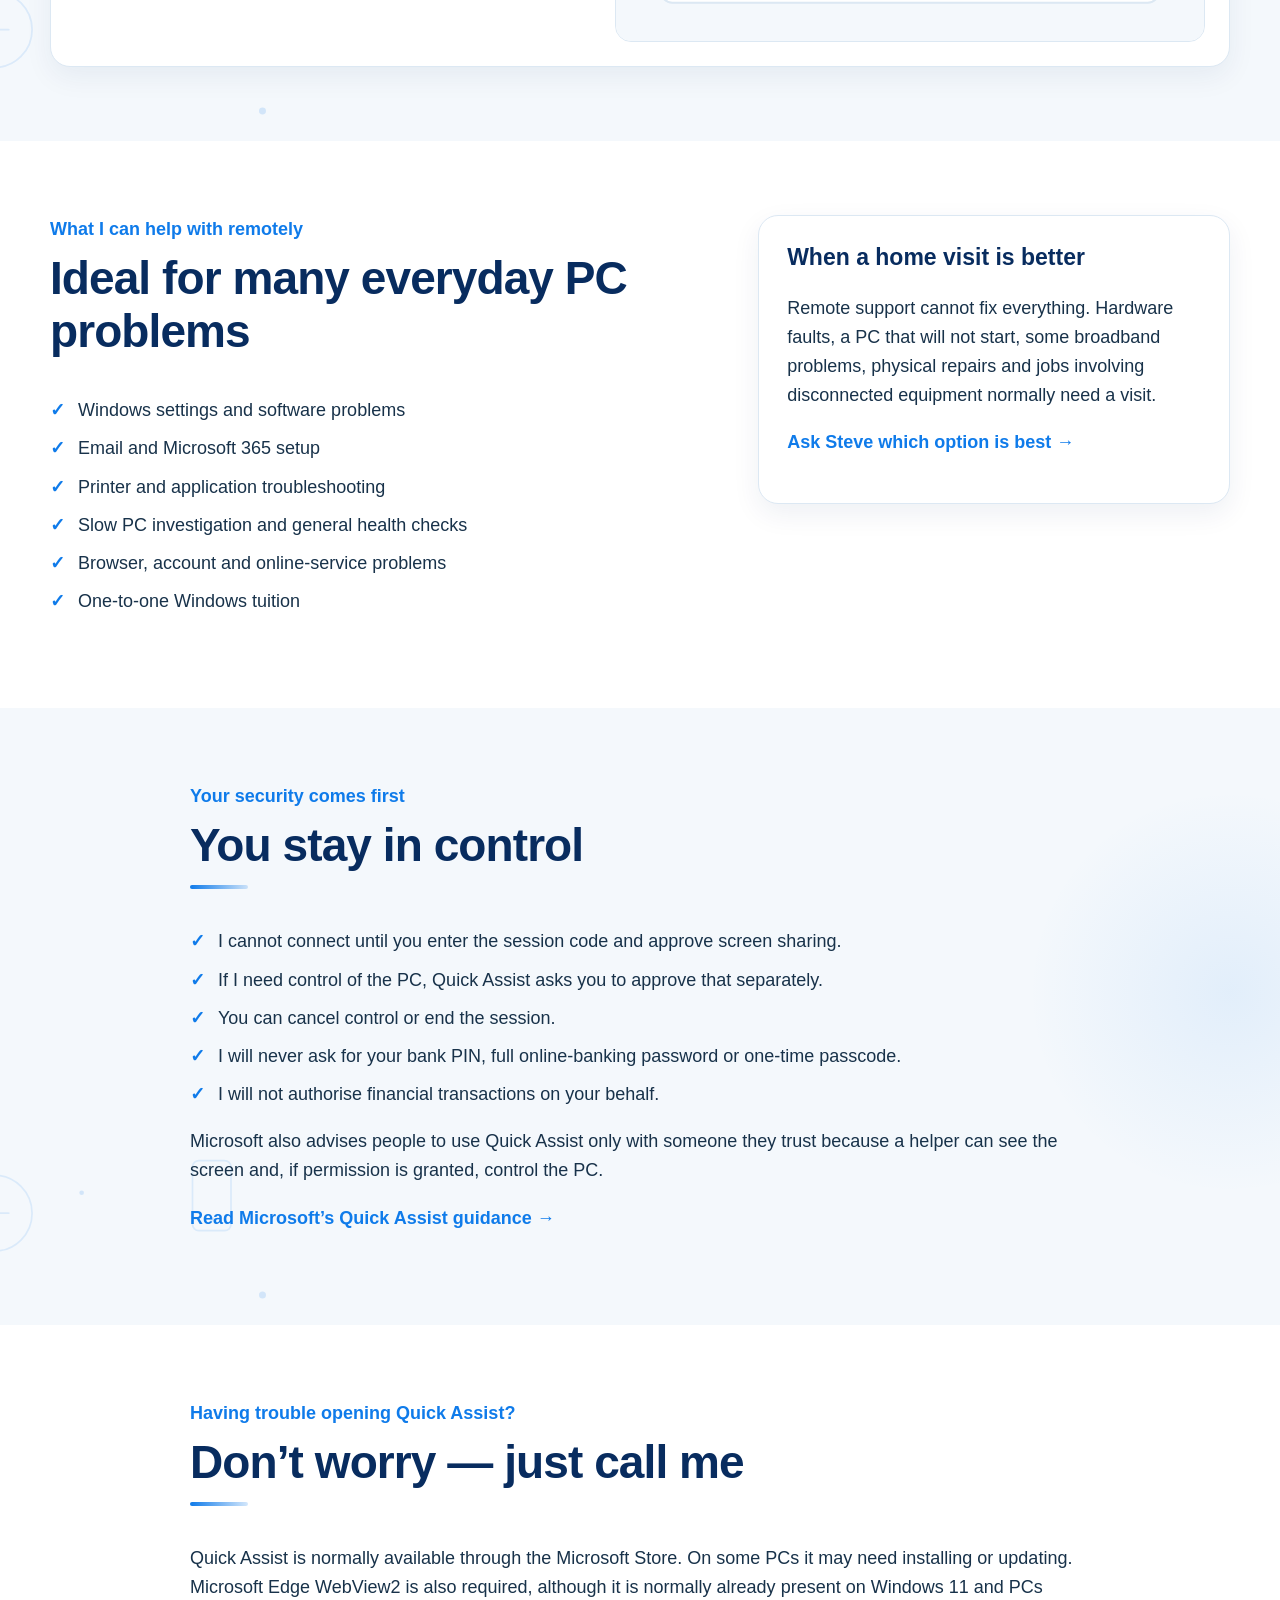
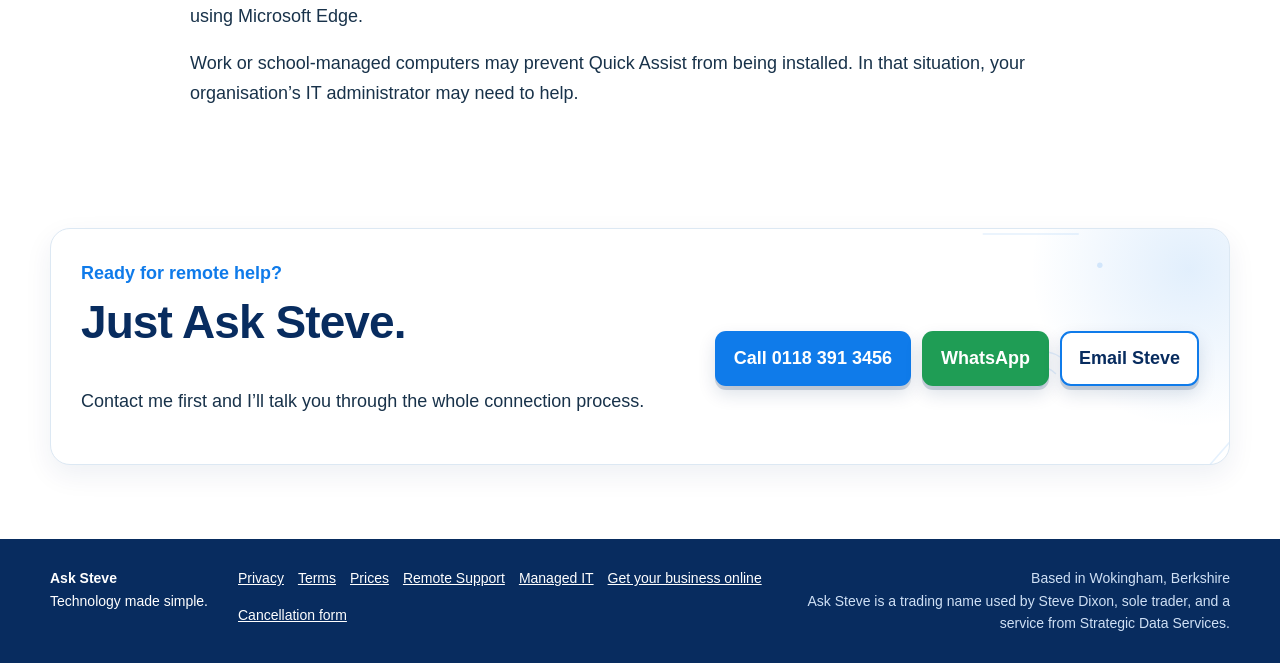
<file: remote-support.html>
<!doctype html>
<html lang="en-GB">
<head>
<meta charset="utf-8">
<meta name="viewport" content="width=device-width,initial-scale=1">
<meta name="author" content="Ask Steve">
<meta name="robots" content="index,follow,max-image-preview:large">
<meta name="theme-color" content="#0F7BEA">
<link rel="icon" type="image/png" href="assets/ask-steve-logo.png">
<link rel="stylesheet" href="styles.css">
<script src="site.js" defer></script>
<title>Remote Computer Support Wokingham & Berkshire | Ask Steve</title>
<meta name="description" content="Friendly remote computer support from Ask Steve using Microsoft Quick Assist. Get help with your Windows PC from home across Wokingham, Berkshire and nearby areas.">
<link rel="canonical" href="https://askstevenow.co.uk/remote-support.html">
<meta property="og:type" content="website">
<meta property="og:title" content="Remote Support | Ask Steve">
<meta property="og:description" content="Friendly remote PC help using Microsoft Quick Assist while you stay in control.">
<meta property="og:url" content="https://askstevenow.co.uk/remote-support.html">
<meta property="og:image" content="https://askstevenow.co.uk/assets/ask-steve-logo.png">
<script type="application/ld+json">
{"@context":"https://schema.org","@type":"Service","name":"Ask Steve Remote Computer Support","provider":{"@type":"LocalBusiness","name":"Ask Steve","url":"https://askstevenow.co.uk/"},"areaServed":"Berkshire and nearby areas","serviceType":"Remote computer support","description":"Remote support for Windows PCs using Microsoft Quick Assist."}
</script>
</head>
<body>
<a class="skip-link" href="#main">Skip to main content</a>
<header class="site-header"><div class="container header-inner">
<a class="brand" href="index.html" aria-label="Ask Steve home"><img src="assets/ask-steve-logo-header.webp" width="300" height="300" alt="Ask Steve - Technology made simple"></a>
<nav class="nav" aria-label="Primary navigation">
<a href="index.html#services" data-scroll-section="services">Services</a>
<a href="prices.html">Prices</a>
<a href="index.html#area" data-scroll-section="area">Areas</a>
<a href="get-your-business-online.html">Get Online</a>
<a href="managed-service.html">Managed IT</a>
<a href="remote-support.html">Remote Support</a>
<a href="index.html#contact" class="nav-cta" data-scroll-section="contact">Contact Steve</a>
</nav></div></header>
<main id="main">
<section class="page-hero remote-hero">
  <div class="container hero-grid">
    <div>
      <p class="eyebrow">Help without waiting for a home visit</p>
      <h1>Remote computer support,<br><span>made simple.</span></h1>
      <p class="lead">With Microsoft Quick Assist, I can securely view your Windows PC — and, only with your permission, control it — while you watch what I’m doing.</p>
      <div class="actions">
        <a class="btn primary" href="tel:+441183913456">Call Steve</a>
        <a class="btn whatsapp" href="https://wa.me/441183913456" rel="noopener">WhatsApp Steve</a>
        <a class="btn secondary" href="mailto:steve@askstevenow.co.uk?subject=Remote%20support%20request">Email Steve</a>
      </div>
      <p class="small">Remote support is intended for Windows 10 and Windows 11 PCs using Microsoft Quick Assist.</p>
    </div>
    <aside class="card">
      <h2>Remote support pricing</h2>
      <p><strong>£25 — up to 30 minutes</strong></p>
      <p><strong>£40 — up to 1 hour</strong></p>
      <p class="small">I’ll confirm the likely cost before we start. If the problem clearly needs a home visit instead, I’ll tell you rather than keep the remote clock running.</p>
    </aside>
  </div>
</section>

<section class="section">
<div class="container narrow">
<p class="eyebrow">Before we connect</p>
<h2>First, contact Ask Steve</h2>
<p>Call, WhatsApp or email me first. I will talk through the problem and decide whether remote support is suitable. If it is, I will generate a fresh six-digit Quick Assist code for your session.</p>
<div class="notice"><strong>Important security rule:</strong> only open Quick Assist after you have contacted Ask Steve yourself and are expecting the session. Never give access to an unsolicited caller claiming there is a problem with your computer.</div>
</div>
</section>

<section class="section soft">
<div class="container">
<p class="eyebrow">Four simple steps</p>
<h2>How to connect using Quick Assist</h2>
<p class="small">The pictures below are Ask Steve illustrations of the process rather than exact Microsoft screenshots, so wording and appearance may vary slightly with your version of Windows.</p>

<div class="remote-steps">
<article class="remote-step" data-reveal>
<div class="step-number">1</div><div class="step-copy"><h3>Open Quick Assist</h3>
<p>Click <strong>Start</strong>, type <strong>Quick Assist</strong> and open the app. You can also press <strong>Ctrl + Windows key + Q</strong>.</p></div>
<img src="assets/quick-assist-step-1.svg" width="920" height="540" alt="Illustration showing how to open Quick Assist in Windows">
</article>

<article class="remote-step" data-reveal>
<div class="step-number">2</div><div class="step-copy"><h3>Enter Steve’s six-digit code</h3>
<p>Type the fresh code I give you into the <strong>Code from assistant</strong> box, then select <strong>Submit</strong>. Quick Assist codes are session-specific.</p></div>
<img src="assets/quick-assist-step-2.svg" width="920" height="540" alt="Illustration of entering a six-digit Quick Assist code">
</article>

<article class="remote-step" data-reveal>
<div class="step-number">3</div><div class="step-copy"><h3>Choose Allow to share your screen</h3>
<p>Windows will ask whether you want to share your screen. Select <strong>Allow</strong> only when you are expecting me to connect.</p></div>
<img src="assets/quick-assist-step-3.svg" width="920" height="540" alt="Illustration of allowing screen sharing in Quick Assist">
</article>

<article class="remote-step" data-reveal>
<div class="step-number">4</div><div class="step-copy"><h3>Allow control if needed</h3>
<p>I may ask for full control so I can make changes or fix the problem. Quick Assist will ask you to approve this separately. You remain able to cancel control or leave the session.</p></div>
<img src="assets/quick-assist-step-4.svg" width="920" height="540" alt="Illustration of allowing remote control in Quick Assist">
</article>
</div>
</div>
</section>

<section class="section">
<div class="container split">
<div>
<p class="eyebrow">What I can help with remotely</p>
<h2>Ideal for many everyday PC problems</h2>
<ul class="ticks">
<li>Windows settings and software problems</li>
<li>Email and Microsoft 365 setup</li>
<li>Printer and application troubleshooting</li>
<li>Slow PC investigation and general health checks</li>
<li>Browser, account and online-service problems</li>
<li>One-to-one Windows tuition</li>
</ul>
</div>
<aside class="card">
<h3>When a home visit is better</h3>
<p>Remote support cannot fix everything. Hardware faults, a PC that will not start, some broadband problems, physical repairs and jobs involving disconnected equipment normally need a visit.</p>
<p><a class="text-link" href="index.html#contact">Ask Steve which option is best →</a></p>
</aside>
</div>
</section>

<section class="section soft">
<div class="container narrow">
<p class="eyebrow">Your security comes first</p>
<h2>You stay in control</h2>
<ul class="ticks">
<li>I cannot connect until you enter the session code and approve screen sharing.</li>
<li>If I need control of the PC, Quick Assist asks you to approve that separately.</li>
<li>You can cancel control or end the session.</li>
<li>I will never ask for your bank PIN, full online-banking password or one-time passcode.</li>
<li>I will not authorise financial transactions on your behalf.</li>
</ul>
<p>Microsoft also advises people to use Quick Assist only with someone they trust because a helper can see the screen and, if permission is granted, control the PC.</p>
<p><a class="text-link" href="https://support.microsoft.com/en-us/windows/apps/solve-pc-problems-remotely-using-quick-assist" rel="noopener">Read Microsoft’s Quick Assist guidance →</a></p>
</div>
</section>

<section class="section">
<div class="container narrow">
<p class="eyebrow">Having trouble opening Quick Assist?</p>
<h2>Don’t worry — just call me</h2>
<p>Quick Assist is normally available through the Microsoft Store. On some PCs it may need installing or updating. Microsoft Edge WebView2 is also required, although it is normally already present on Windows 11 and PCs using Microsoft Edge.</p>
<p>Work or school-managed computers may prevent Quick Assist from being installed. In that situation, your organisation’s IT administrator may need to help.</p>
</div>
</section>

<section class="section contact">
<div class="container contact-card" data-reveal>
<div><p class="eyebrow">Ready for remote help?</p><h2>Just Ask Steve.</h2><p>Contact me first and I’ll talk you through the whole connection process.</p></div>
<div class="actions"><a class="btn primary" href="tel:+441183913456">Call 0118 391 3456</a><a class="btn whatsapp" href="https://wa.me/441183913456" rel="noopener">WhatsApp</a><a class="btn secondary" href="mailto:steve@askstevenow.co.uk?subject=Remote%20support%20request">Email Steve</a></div>
</div>
</section>
</main>
<footer class="site-footer"><div class="container footer-inner">
<div><strong>Ask Steve</strong><br><span>Technology made simple.</span></div>
<div class="footer-links">
<a href="privacy.html">Privacy</a><a href="terms.html">Terms</a><a href="prices.html">Prices</a><a href="remote-support.html">Remote Support</a><a href="managed-service.html">Managed IT</a><a href="get-your-business-online.html">Get your business online</a><a href="cancellation-form.html">Cancellation form</a>
</div>
<div class="footer-meta"><span>Based in Wokingham, Berkshire</span><span>Ask Steve is a trading name used by Steve Dixon, sole trader, and a service from Strategic Data Services.</span></div>
</div></footer>
</body>
</html>
</file>
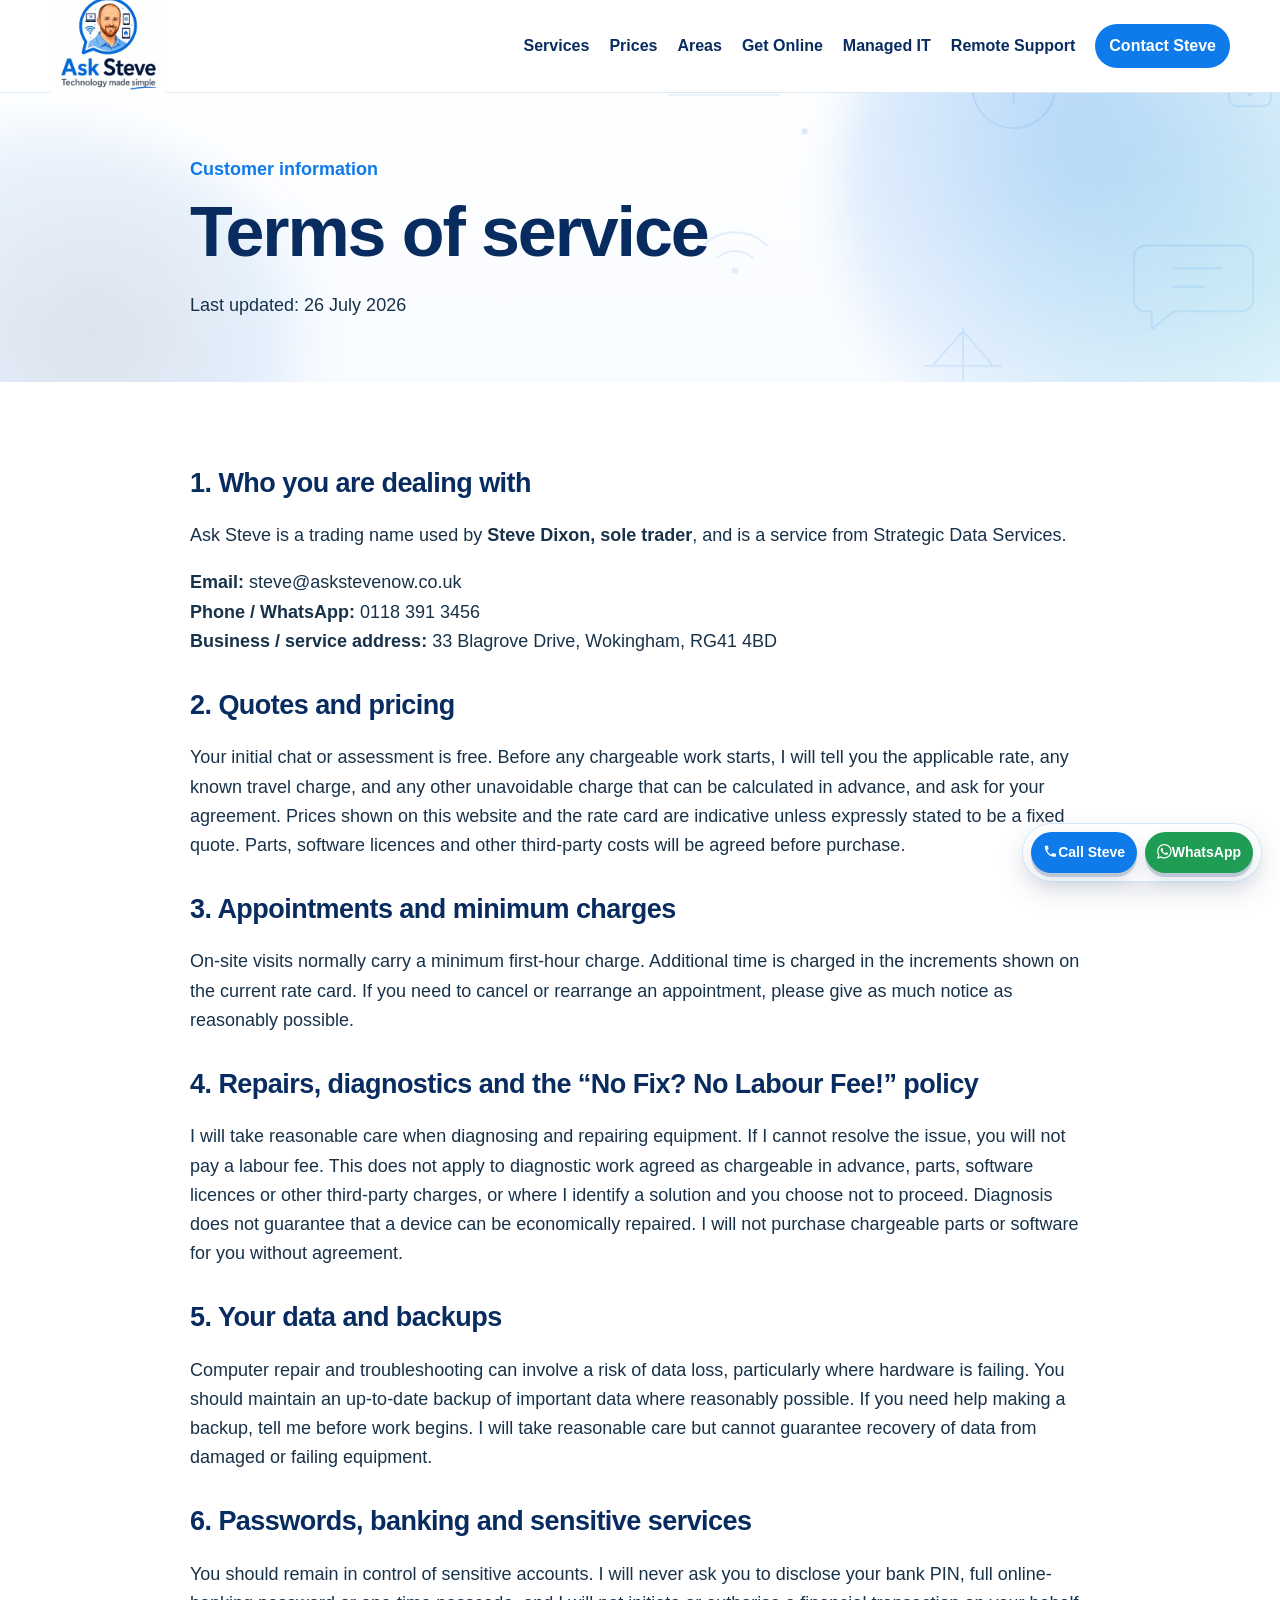
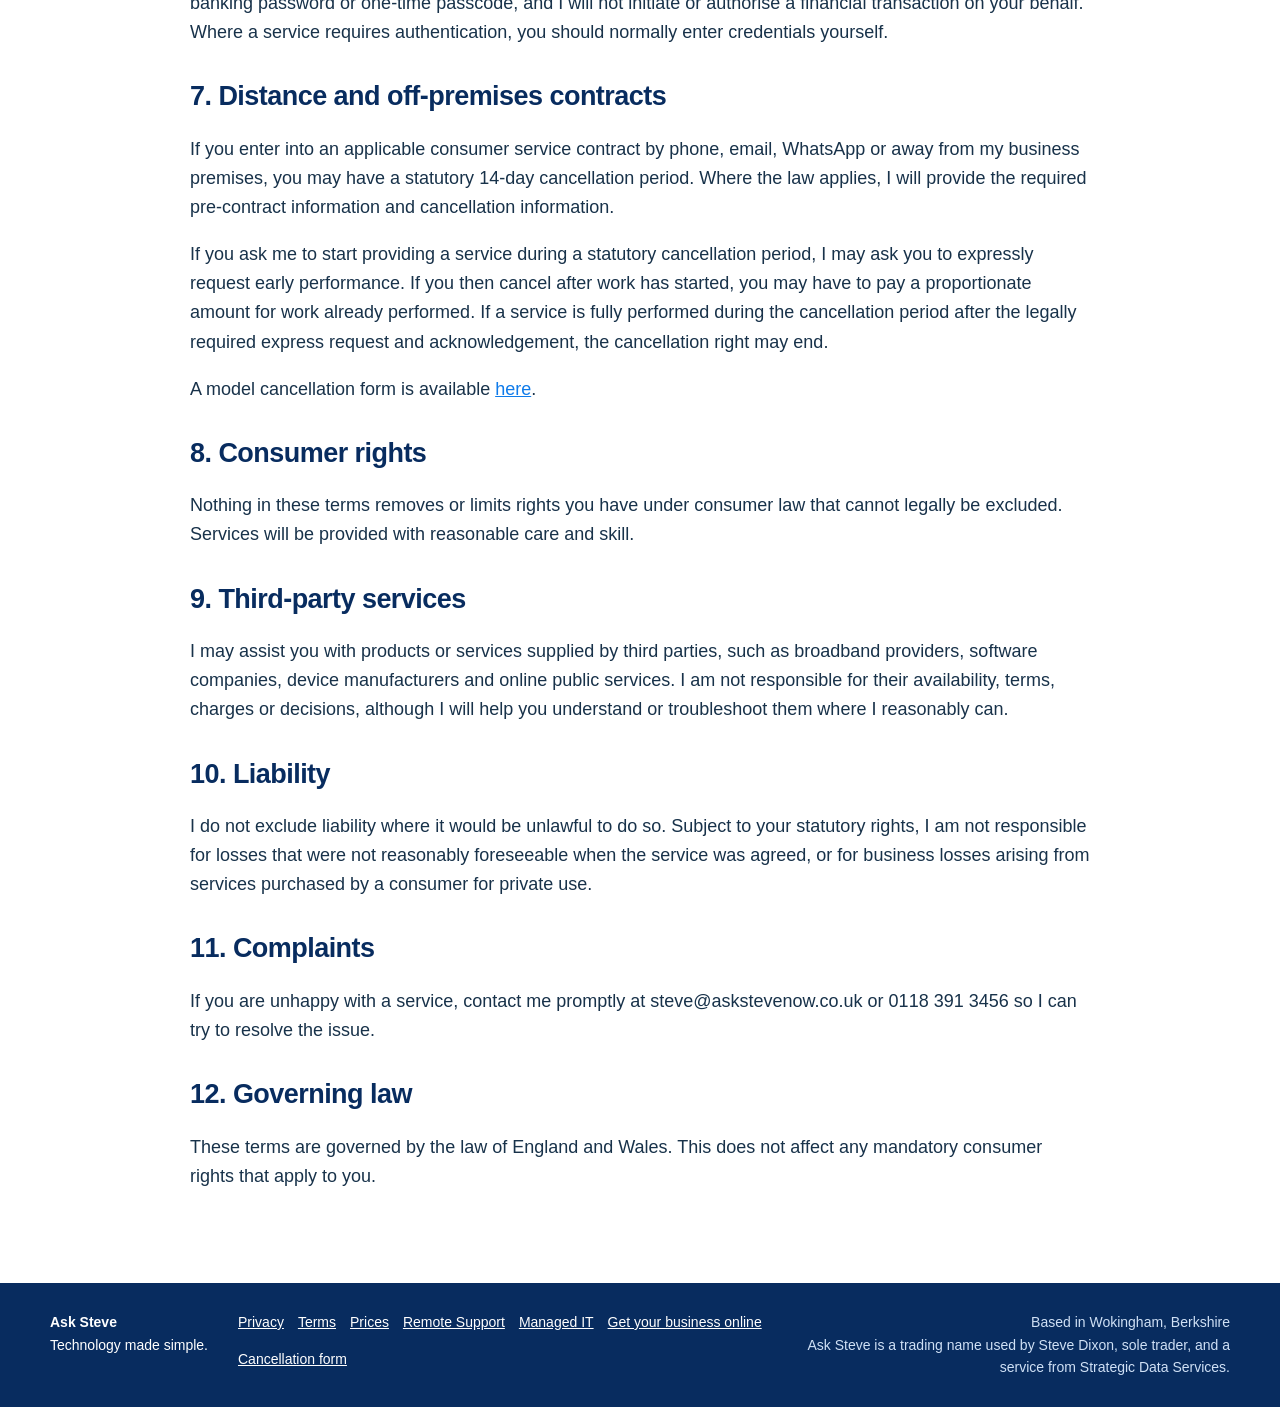
<file: terms.html>
<!doctype html><html lang="en-GB"><head><meta charset="utf-8">
<meta name="viewport" content="width=device-width,initial-scale=1">
<meta name="author" content="Ask Steve">
<meta name="robots" content="index,follow,max-image-preview:large">
<meta name="theme-color" content="#0F7BEA">
<link rel="icon" type="image/png" href="assets/ask-steve-logo.png">
<link rel="stylesheet" href="styles.css">
<title>Customer Terms | Ask Steve</title>
<meta name="description" content="Customer terms for Ask Steve home technology support, repairs, training and local small business IT services.">
<link rel="canonical" href="https://askstevenow.co.uk/terms.html"><script src="site.js" defer></script>
</head><body>
<a class="skip-link" href="#main">Skip to main content</a>
<header class="site-header"><div class="container header-inner">
<a class="brand" href="index.html" aria-label="Ask Steve home"><img src="assets/ask-steve-logo-header.webp" width="300" height="300" alt="Ask Steve - Technology made simple"></a>
<nav class="nav" aria-label="Primary navigation">
<a href="index.html#services">Services</a>
<a href="prices.html">Prices</a>
<a href="index.html#area">Areas</a>
<a href="get-your-business-online.html">Get Online</a>
<a href="managed-service.html">Managed IT</a>
<a href="remote-support.html">Remote Support</a>
<a href="index.html#contact" class="nav-cta">Contact Steve</a>
</nav></div></header><main id="main" class="legal-main">
<section class="page-hero"><div class="container narrow"><p class="eyebrow">Customer information</p><h1>Terms of service</h1><p>Last updated: 26 July 2026</p></div></section>
<section class="section"><div class="container narrow legal-copy">

<h2>1. Who you are dealing with</h2>
<p>Ask Steve is a trading name used by <strong>Steve Dixon, sole trader</strong>, and is a service from Strategic Data Services.</p>
<p><strong>Email:</strong> steve@askstevenow.co.uk<br><strong>Phone / WhatsApp:</strong> 0118 391 3456<br><strong>Business / service address:</strong> 33 Blagrove Drive, Wokingham, RG41 4BD</p>

<h2>2. Quotes and pricing</h2>
<p>Your initial chat or assessment is free. Before any chargeable work starts, I will tell you the applicable rate, any known travel charge, and any other unavoidable charge that can be calculated in advance, and ask for your agreement. Prices shown on this website and the rate card are indicative unless expressly stated to be a fixed quote. Parts, software licences and other third-party costs will be agreed before purchase.</p>

<h2>3. Appointments and minimum charges</h2>
<p>On-site visits normally carry a minimum first-hour charge. Additional time is charged in the increments shown on the current rate card. If you need to cancel or rearrange an appointment, please give as much notice as reasonably possible.</p>

<h2 id="no-fix-policy">4. Repairs, diagnostics and the “No Fix? No Labour Fee!” policy</h2>
<p>I will take reasonable care when diagnosing and repairing equipment. If I cannot resolve the issue, you will not pay a labour fee. This does not apply to diagnostic work agreed as chargeable in advance, parts, software licences or other third-party charges, or where I identify a solution and you choose not to proceed. Diagnosis does not guarantee that a device can be economically repaired. I will not purchase chargeable parts or software for you without agreement.</p>

<h2>5. Your data and backups</h2>
<p>Computer repair and troubleshooting can involve a risk of data loss, particularly where hardware is failing. You should maintain an up-to-date backup of important data where reasonably possible. If you need help making a backup, tell me before work begins. I will take reasonable care but cannot guarantee recovery of data from damaged or failing equipment.</p>

<h2>6. Passwords, banking and sensitive services</h2>
<p>You should remain in control of sensitive accounts. I will never ask you to disclose your bank PIN, full online-banking password or one-time passcode, and I will not initiate or authorise a financial transaction on your behalf. Where a service requires authentication, you should normally enter credentials yourself.</p>

<h2>7. Distance and off-premises contracts</h2>
<p>If you enter into an applicable consumer service contract by phone, email, WhatsApp or away from my business premises, you may have a statutory 14-day cancellation period. Where the law applies, I will provide the required pre-contract information and cancellation information.</p>
<p>If you ask me to start providing a service during a statutory cancellation period, I may ask you to expressly request early performance. If you then cancel after work has started, you may have to pay a proportionate amount for work already performed. If a service is fully performed during the cancellation period after the legally required express request and acknowledgement, the cancellation right may end.</p>
<p>A model cancellation form is available <a href="cancellation-form.html">here</a>.</p>

<h2>8. Consumer rights</h2>
<p>Nothing in these terms removes or limits rights you have under consumer law that cannot legally be excluded. Services will be provided with reasonable care and skill.</p>

<h2>9. Third-party services</h2>
<p>I may assist you with products or services supplied by third parties, such as broadband providers, software companies, device manufacturers and online public services. I am not responsible for their availability, terms, charges or decisions, although I will help you understand or troubleshoot them where I reasonably can.</p>

<h2>10. Liability</h2>
<p>I do not exclude liability where it would be unlawful to do so. Subject to your statutory rights, I am not responsible for losses that were not reasonably foreseeable when the service was agreed, or for business losses arising from services purchased by a consumer for private use.</p>

<h2>11. Complaints</h2>
<p>If you are unhappy with a service, contact me promptly at steve@askstevenow.co.uk or 0118 391 3456 so I can try to resolve the issue.</p>

<h2>12. Governing law</h2>
<p>These terms are governed by the law of England and Wales. This does not affect any mandatory consumer rights that apply to you.</p>
</div></section></main><footer class="site-footer"><div class="container footer-inner">
<div><strong>Ask Steve</strong><br><span>Technology made simple.</span></div>
<div class="footer-links">
<a href="privacy.html">Privacy</a><a href="terms.html">Terms</a><a href="prices.html">Prices</a><a href="remote-support.html">Remote Support</a><a href="managed-service.html">Managed IT</a><a href="get-your-business-online.html">Get your business online</a><a href="cancellation-form.html">Cancellation form</a>
</div>
<div class="footer-meta"><span>Based in Wokingham, Berkshire</span><span>Ask Steve is a trading name used by Steve Dixon, sole trader, and a service from Strategic Data Services.</span></div>
</div></footer>
<div class="quick-contact" aria-label="Quick contact">
  <a class="qc-call" href="tel:+441183913456"><span class="btn-icon" aria-hidden="true"><svg viewBox="0 0 24 24"><path d="M6.62 10.79a15.46 15.46 0 0 0 6.59 6.59l2.2-2.2a1 1 0 0 1 1.02-.24c1.12.37 2.33.57 3.57.57a1 1 0 0 1 1 1V20a1 1 0 0 1-1 1C10.61 21 3 13.39 3 4a1 1 0 0 1 1-1h3.5a1 1 0 0 1 1 1c0 1.25.2 2.45.57 3.57a1 1 0 0 1-.25 1.02l-2.2 2.2Z"/></svg></span>Call Steve</a>
  <a class="qc-wa" href="https://wa.me/441183913456" rel="noopener"><span class="btn-icon" aria-hidden="true"><svg viewBox="0 0 24 24"><path d="M20.52 3.48A11.78 11.78 0 0 0 12.08 0C5.53 0 .2 5.32.2 11.86c0 2.09.55 4.13 1.59 5.92L.1 24l6.38-1.67a11.86 11.86 0 0 0 5.59 1.42h.01c6.54 0 11.87-5.32 11.87-11.86 0-3.17-1.23-6.14-3.43-8.41ZM12.08 21.75h-.01a9.84 9.84 0 0 1-5.02-1.37l-.36-.21-3.78.99 1.01-3.68-.24-.38a9.78 9.78 0 0 1-1.5-5.24c0-5.44 4.44-9.86 9.9-9.86 2.64 0 5.12 1.03 6.98 2.9a9.79 9.79 0 0 1 2.89 6.96c0 5.44-4.44 9.87-9.87 9.87Zm5.42-7.39c-.3-.15-1.76-.87-2.03-.97-.27-.1-.47-.15-.67.15-.2.3-.77.97-.94 1.17-.17.2-.35.22-.65.07-.3-.15-1.26-.46-2.4-1.47-.89-.79-1.49-1.76-1.66-2.06-.17-.3-.02-.46.13-.61.13-.13.3-.35.45-.52.15-.17.2-.3.3-.5.1-.2.05-.37-.02-.52-.08-.15-.67-1.61-.92-2.2-.24-.58-.49-.5-.67-.51h-.57c-.2 0-.52.07-.79.37-.27.3-1.04 1.02-1.04 2.49s1.07 2.89 1.22 3.09c.15.2 2.11 3.22 5.11 4.51.71.31 1.27.49 1.7.63.71.23 1.36.2 1.87.12.57-.08 1.76-.72 2.01-1.42.25-.7.25-1.3.17-1.42-.07-.12-.27-.2-.57-.35Z"/></svg></span>WhatsApp</a>
</div>

</body></html>
</file>
<file: styles.css>
:root{--blue:#0F7BEA;--navy:#082C5F;--ink:#18324A;--muted:#5F7388;--soft:#F4F8FC;--line:#DCE8F3;--white:#fff;--green:#1F9D55;--max:1180px}
*{box-sizing:border-box}html{scroll-behavior:smooth}body{margin:0;font-family:Arial,Helvetica,sans-serif;color:var(--ink);font-size:18px;line-height:1.62;background:#fff}img{max-width:100%;height:auto;display:block}a{color:var(--blue)}.container{width:min(calc(100% - 32px),var(--max));margin:auto}.narrow{max-width:900px}.skip-link{position:absolute;left:-9999px}.skip-link:focus{left:16px;top:16px;background:#fff;padding:10px;z-index:999;border:2px solid var(--blue)}
.site-header{position:sticky;top:0;z-index:20;background:#fffffff2;border-bottom:1px solid var(--line);backdrop-filter:blur(8px)}.header-inner{min-height:92px;display:flex;align-items:center;justify-content:space-between;gap:20px}.brand img{width:116px;margin:-14px 0}.nav{display:flex;gap:20px;align-items:center;font-size:16px;font-weight:700}.nav a{text-decoration:none;color:var(--navy)}.nav a:hover{color:var(--blue)}.nav-cta{background:var(--blue);color:#fff!important;padding:9px 14px;border-radius:999px}
.hero,.page-hero{position:relative;overflow:hidden;background:url('assets/pattern-tech.svg') right -120px top -120px/760px auto no-repeat,radial-gradient(circle at 86% 25%,#0F7BEA1f,transparent 28%),linear-gradient(#fff,#F8FBFF)}.hero{padding:86px 0 70px}.page-hero{padding:62px 0 44px}.hero-grid{display:grid;grid-template-columns:1.3fr .85fr;gap:46px;align-items:center}.eyebrow{color:var(--blue);font-weight:800;margin:0 0 8px}.lead{font-size:clamp(21px,2.4vw,28px);color:var(--muted)}.support-line{font-size:16px;font-weight:700;color:var(--navy)}
h1,h2,h3{color:var(--navy);line-height:1.15;margin-top:0}h1{font-size:clamp(42px,6vw,70px);letter-spacing:-.03em;margin-bottom:18px}h1 span{color:var(--blue)}h2{font-size:clamp(30px,4vw,46px);letter-spacing:-.02em}h3{font-size:23px}
.actions{display:flex;flex-wrap:wrap;gap:11px;margin-top:24px}.btn{display:inline-flex;align-items:center;justify-content:center;min-height:50px;padding:11px 17px;border-radius:11px;text-decoration:none;font-weight:800;border:2px solid transparent;cursor:pointer}.primary{background:var(--blue);color:#fff}.whatsapp{background:var(--green);color:#fff}.secondary{border-color:var(--blue);background:#fff;color:var(--navy)}.light{background:#fff;color:var(--navy);border-color:#ffffffaa}.small{font-size:16px;color:var(--muted)}
.card,.contact-card,.services article,.notice{background:#fff;border:1px solid var(--line);border-radius:20px;box-shadow:0 10px 28px #082C5F12}.card{padding:28px}.ticks{list-style:none;padding:0}.ticks li{position:relative;padding-left:28px;margin:9px 0}.ticks li:before{content:"✓";position:absolute;left:0;color:var(--blue);font-weight:bold}
.price-strip{background:var(--navy);color:#fff;padding:18px 0}.price-strip-inner{display:grid;grid-template-columns:repeat(3,1fr) auto auto;gap:18px;align-items:center}.price-strip-inner div{display:flex;flex-direction:column}.price-strip-inner strong{font-size:17px}.price-strip-inner span{font-size:13px;color:#CFE0F5}
.section{padding:74px 0}.soft{background:url('assets/pattern-tech.svg') left -350px bottom -250px/700px auto no-repeat,var(--soft)}.grid{display:grid;gap:20px}.services{grid-template-columns:repeat(4,1fr)}.services article{padding:23px}.services article p{margin-bottom:0}.split{display:grid;grid-template-columns:1.2fr .85fr;gap:42px;align-items:start}.contact{padding-top:28px}.contact-card{padding:30px;display:grid;grid-template-columns:1fr auto;gap:28px;align-items:center;background:url('assets/pattern-tech.svg') right -380px center/650px auto no-repeat,#fff}
.site-footer{background:var(--navy);color:#fff;padding:28px 0;font-size:14px}.footer-inner{display:grid;grid-template-columns:auto minmax(0,1fr) minmax(260px,.8fr);gap:30px;align-items:start}.footer-links{display:flex;gap:14px;flex-wrap:wrap;min-width:0}.footer-links a{color:#fff}.footer-meta{text-align:right;color:#CFE0F5;display:flex;flex-direction:column;min-width:0;overflow-wrap:anywhere}
.legal-main .section{padding-top:52px}.legal-copy h2{margin-top:34px;font-size:27px}.legal-copy li{margin-bottom:8px}.notice{padding:18px 20px;background:#F5FAFF;box-shadow:none;border-left:5px solid var(--blue);margin:20px 0}.price-table{width:100%;border-collapse:collapse;margin:20px 0 34px}.price-table th,.price-table td{text-align:left;padding:13px 14px;border:1px solid var(--line)}.price-table th{background:var(--navy);color:#fff}.price-table tr:nth-child(even) td{background:var(--soft)}.price-table td:last-child{font-weight:bold;white-space:nowrap}.form-line{height:34px;border-bottom:1px solid #8fa2b6;margin:5px 0 14px}.short-line{max-width:300px}
@media(max-width:1000px){.services{grid-template-columns:repeat(2,1fr)}.price-strip-inner{grid-template-columns:repeat(2,1fr)}.footer-inner{grid-template-columns:1fr}.footer-meta{text-align:left}}
@media(max-width:880px){.nav a:not(.nav-cta){display:none}.hero-grid,.split,.contact-card{grid-template-columns:1fr}.price-strip-inner{grid-template-columns:1fr}.price-strip-inner .btn{width:100%}}
@media(max-width:620px){body{font-size:17px}.brand img{width:100px}.hero{padding-top:54px}.services{grid-template-columns:1fr}.btn{width:100%}.page-hero h1{font-size:42px}.price-table{font-size:15px}.price-table th,.price-table td{padding:10px 8px}}
@media print{.site-header,.site-footer,.no-print{display:none!important}.page-hero{padding:15px 0;background:none}.section{padding:15px 0}.printable{max-width:100%}}
@media(prefers-reduced-motion:reduce){html{scroll-behavior:auto}}


/* --- Ask Steve animated enhancements --- */
body {
  overflow-x: hidden;
}

.hero,
.page-hero {
  isolation: isolate;
}

.hero::before,
.page-hero::before {
  content: "";
  position: absolute;
  width: 620px;
  height: 620px;
  border-radius: 50%;
  right: -180px;
  top: -220px;
  background:
    radial-gradient(circle at 35% 35%, rgba(15,123,234,.20), rgba(15,123,234,.06) 48%, transparent 70%),
    radial-gradient(circle at 70% 65%, rgba(50,205,200,.14), transparent 58%);
  filter: blur(18px);
  animation: askSteveSwirlA 22s ease-in-out infinite alternate;
  z-index: -2;
  pointer-events: none;
}

.hero::after,
.page-hero::after {
  content: "";
  position: absolute;
  width: 520px;
  height: 520px;
  border-radius: 46% 54% 62% 38% / 44% 38% 62% 56%;
  left: -220px;
  bottom: -260px;
  background:
    radial-gradient(circle at 60% 40%, rgba(8,44,95,.12), rgba(15,123,234,.08) 45%, transparent 70%);
  filter: blur(24px);
  animation: askSteveSwirlB 28s linear infinite;
  z-index: -2;
  pointer-events: none;
}

.hero-grid,
.page-hero .container {
  position: relative;
  z-index: 1;
}

.hero-card {
  animation: askSteveFloatCard 9s ease-in-out infinite;
}

.services article,
.card,
.contact-card,
.price-table,
.notice {
  transition: transform .28s ease, box-shadow .28s ease, border-color .28s ease;
}

.services article:hover,
.card:hover,
.contact-card:hover {
  transform: translateY(-5px);
  box-shadow: 0 18px 40px rgba(8,44,95,.14);
  border-color: rgba(15,123,234,.28);
}

.brand img {
  transition: transform .35s ease;
}
.brand:hover img {
  transform: scale(1.025) rotate(-1deg);
}

.btn {
  position: relative;
  overflow: hidden;
  transition: transform .2s ease, box-shadow .2s ease, background-color .2s ease;
}
.btn:hover {
  transform: translateY(-2px);
  box-shadow: 0 8px 20px rgba(8,44,95,.14);
}
.btn::after {
  content: "";
  position: absolute;
  inset: 0;
  left: -140%;
  width: 80%;
  transform: skewX(-18deg);
  background: linear-gradient(90deg, transparent, rgba(255,255,255,.22), transparent);
  transition: left .65s ease;
}
.btn:hover::after {
  left: 160%;
}

.price-strip {
  position: relative;
  overflow: hidden;
}
.price-strip::before {
  content: "";
  position: absolute;
  inset: -40%;
  background:
    conic-gradient(from 0deg at 50% 50%, rgba(15,123,234,.12), rgba(50,205,200,.08), rgba(15,123,234,.12), transparent 65%);
  animation: askSteveRotate 34s linear infinite;
  pointer-events: none;
}
.price-strip-inner {
  position: relative;
  z-index: 1;
}

.soft {
  position: relative;
  overflow: hidden;
}
.soft::before {
  content: "";
  position: absolute;
  width: 420px;
  height: 420px;
  right: -160px;
  top: 12%;
  border-radius: 50%;
  background: radial-gradient(circle, rgba(15,123,234,.08), transparent 68%);
  animation: askSteveDrift 18s ease-in-out infinite alternate;
  pointer-events: none;
}
.soft > .container {
  position: relative;
  z-index: 1;
}

.contact-card {
  position: relative;
  overflow: hidden;
}
.contact-card::before {
  content: "";
  position: absolute;
  width: 320px;
  height: 320px;
  right: -120px;
  top: -120px;
  border-radius: 50%;
  background: radial-gradient(circle, rgba(15,123,234,.12), transparent 70%);
  animation: askStevePulse 8s ease-in-out infinite;
  pointer-events: none;
}
.contact-card > * {
  position: relative;
  z-index: 1;
}

@keyframes askSteveSwirlA {
  0%   { transform: translate3d(0,0,0) scale(1) rotate(0deg); }
  50%  { transform: translate3d(-45px,35px,0) scale(1.08) rotate(14deg); }
  100% { transform: translate3d(35px,70px,0) scale(.96) rotate(-10deg); }
}

@keyframes askSteveSwirlB {
  0%   { transform: rotate(0deg) translate3d(0,0,0); }
  50%  { transform: rotate(180deg) translate3d(24px,-20px,0); }
  100% { transform: rotate(360deg) translate3d(0,0,0); }
}

@keyframes askSteveFloatCard {
  0%,100% { transform: translateY(0); }
  50%     { transform: translateY(-7px); }
}

@keyframes askSteveRotate {
  to { transform: rotate(360deg); }
}

@keyframes askSteveDrift {
  from { transform: translate3d(0,0,0) scale(1); }
  to   { transform: translate3d(-55px,28px,0) scale(1.12); }
}

@keyframes askStevePulse {
  0%,100% { transform: scale(.96); opacity: .65; }
  50%     { transform: scale(1.08); opacity: 1; }
}

@media (prefers-reduced-motion: reduce) {
  *,
  *::before,
  *::after {
    animation-duration: 0.001ms !important;
    animation-iteration-count: 1 !important;
    scroll-behavior: auto !important;
    transition-duration: 0.001ms !important;
  }
}


/* --- V5: gentle animated hero background --- */
.hero {
  background-size: 760px auto, auto, auto;
  animation: askSteveHeroBackdrop 26s ease-in-out infinite alternate;
}

.hero::before {
  animation: askSteveSwirlA 18s ease-in-out infinite alternate;
}

.hero::after {
  animation: askSteveSwirlB 24s linear infinite;
}

@keyframes askSteveHeroBackdrop {
  0% {
    background-position: right -120px top -120px, 86% 25%, 0 0;
    filter: saturate(100%);
  }
  50% {
    background-position: right -90px top -80px, 82% 22%, 0 0;
    filter: saturate(108%);
  }
  100% {
    background-position: right -150px top -150px, 90% 28%, 0 0;
    filter: saturate(100%);
  }
}

@media (prefers-reduced-motion: reduce) {
  .hero {
    animation: none !important;
  }
}


/* --- V6: restrained interaction and polish refinements --- */

/* Strong, accessible keyboard focus states */
a:focus-visible,
button:focus-visible,
summary:focus-visible {
  outline: 3px solid rgba(15,123,234,.38);
  outline-offset: 4px;
  border-radius: 8px;
}

/* Give key headings a tiny branded accent without changing layout */
.section > .container > .eyebrow + h2,
.section .narrow > .eyebrow + h2 {
  position: relative;
}
.section > .container > .eyebrow + h2::after,
.section .narrow > .eyebrow + h2::after {
  content: "";
  display: block;
  width: 58px;
  height: 4px;
  margin-top: 13px;
  border-radius: 999px;
  background: linear-gradient(90deg, var(--blue), rgba(15,123,234,.18));
  transform-origin: left center;
  animation: askSteveAccentBreathe 7s ease-in-out infinite;
}

/* Service icon animation: deliberately tiny and only triggered on interaction */
.services article h3 {
  transform-origin: left center;
  transition: transform .28s ease;
}
.services article:hover h3 {
  transform: translateX(3px);
}

/* Gently animate only the emoji/icon glyph at the start of service headings */
.services article:hover h3::first-letter {
  transform: translateY(-2px);
}

/* Add a soft moving highlight across service cards */
.services article {
  position: relative;
  overflow: hidden;
}
.services article::after {
  content: "";
  position: absolute;
  inset: -1px;
  background: linear-gradient(115deg, transparent 20%, rgba(15,123,234,.045) 45%, transparent 70%);
  transform: translateX(-120%);
  transition: transform .85s ease;
  pointer-events: none;
}
.services article:hover::after {
  transform: translateX(120%);
}

/* Calm visual response for price cards / strip */
.price-strip-inner strong {
  transition: color .25s ease, transform .25s ease;
}
.price-strip-inner > div:hover strong {
  color: #fff;
  transform: translateY(-1px);
}

/* Slightly more dimensional FAQ interaction without altering visual style */
details {
  transition: border-color .25s ease, box-shadow .25s ease, transform .25s ease;
}
details:hover {
  border-color: rgba(15,123,234,.28);
  box-shadow: 0 10px 24px rgba(8,44,95,.08);
  transform: translateY(-2px);
}

/* Scroll-reveal state. JS only adds .reveal; without JS content remains visible. */
.reveal {
  opacity: 0;
  transform: translateY(18px);
  transition:
    opacity .7s ease,
    transform .7s cubic-bezier(.22,.61,.36,1);
}
.reveal.is-visible {
  opacity: 1;
  transform: translateY(0);
}
.reveal-delay-1 { transition-delay: .08s; }
.reveal-delay-2 { transition-delay: .16s; }
.reveal-delay-3 { transition-delay: .24s; }

/* Small floating contact tab on larger screens; same contact details, no new UX model */
.quick-contact {
  position: fixed;
  right: 18px;
  bottom: 18px;
  z-index: 15;
  display: flex;
  gap: 8px;
  padding: 8px;
  border: 1px solid rgba(15,123,234,.18);
  border-radius: 999px;
  background: rgba(255,255,255,.94);
  box-shadow: 0 10px 28px rgba(8,44,95,.13);
  backdrop-filter: blur(8px);
  transform: translateY(0);
  transition: transform .25s ease, box-shadow .25s ease;
}
.quick-contact:hover {
  transform: translateY(-2px);
  box-shadow: 0 14px 34px rgba(8,44,95,.16);
}
.quick-contact a {
  text-decoration: none;
  font-weight: 800;
  font-size: 14px;
  border-radius: 999px;
  padding: 9px 12px;
}
.quick-contact .qc-call { background: var(--blue); color: #fff; }
.quick-contact .qc-wa { background: var(--green); color: #fff; }

@keyframes askSteveAccentBreathe {
  0%,100% { transform: scaleX(1); opacity: .9; }
  50% { transform: scaleX(1.12); opacity: 1; }
}

@media (max-width: 760px) {
  .quick-contact {
    left: 12px;
    right: 12px;
    bottom: 12px;
    justify-content: center;
  }
  .quick-contact a {
    flex: 1;
    text-align: center;
  }
}

@media (prefers-reduced-motion: reduce) {
  .reveal,
  .reveal.is-visible {
    opacity: 1 !important;
    transform: none !important;
    transition: none !important;
  }
  .section > .container > .eyebrow + h2::after,
  .section .narrow > .eyebrow + h2::after {
    animation: none !important;
  }
}


/* --- V7: button icons and stronger 3D treatment --- */
.btn,
.quick-contact a {
  gap: 8px;
  box-shadow:
    0 4px 0 rgba(8,44,95,.18),
    0 8px 18px rgba(8,44,95,.14);
  transform: translateY(0);
}

.btn:hover,
.quick-contact a:hover {
  transform: translateY(-2px);
  box-shadow:
    0 6px 0 rgba(8,44,95,.16),
    0 12px 24px rgba(8,44,95,.18);
}

.btn:active,
.quick-contact a:active {
  transform: translateY(2px);
  box-shadow:
    0 2px 0 rgba(8,44,95,.18),
    0 5px 12px rgba(8,44,95,.12);
}

.btn-icon {
  width: 1.05em;
  height: 1.05em;
  display: inline-block;
  flex: 0 0 auto;
  vertical-align: -0.12em;
}

.btn-icon svg {
  width: 100%;
  height: 100%;
  display: block;
  fill: currentColor;
}


/* --- V8: moving navigation indicator + stronger hero ambience --- */

/* Animated blue indicator that slides beneath the currently active nav item. */
.nav {
  position: relative;
  --indicator-left: 0px;
  --indicator-width: 0px;
  --indicator-opacity: 0;
}

.nav::after {
  content: "";
  position: absolute;
  left: var(--indicator-left);
  bottom: -8px;
  width: var(--indicator-width);
  height: 3px;
  border-radius: 999px;
  background: linear-gradient(90deg, #0F7BEA, #45A7FF);
  opacity: var(--indicator-opacity);
  box-shadow: 0 2px 8px rgba(15,123,234,.28);
  transition:
    left .34s cubic-bezier(.22,.61,.36,1),
    width .34s cubic-bezier(.22,.61,.36,1),
    opacity .2s ease;
  pointer-events: none;
}

.nav a.nav-active {
  color: var(--blue);
}

/* Make the hero motion clearer without turning it into a flashy animation. */
.hero {
  background:
    url('assets/pattern-tech.svg') right -110px top -105px / 780px auto no-repeat,
    radial-gradient(circle at 84% 22%, rgba(15,123,234,.17), transparent 31%),
    radial-gradient(circle at 68% 78%, rgba(53,205,196,.10), transparent 34%),
    linear-gradient(180deg, #ffffff 0%, #f6fbff 100%);
  animation: askSteveHeroBackdropV8 19s ease-in-out infinite alternate;
}

.hero::before {
  width: 700px;
  height: 700px;
  right: -175px;
  top: -245px;
  background:
    radial-gradient(circle at 34% 34%, rgba(15,123,234,.30), rgba(15,123,234,.10) 47%, transparent 69%),
    radial-gradient(circle at 72% 66%, rgba(53,205,196,.22), transparent 57%);
  filter: blur(13px);
  opacity: .92;
  animation: askSteveSwirlV8A 16s ease-in-out infinite alternate;
}

.hero::after {
  width: 610px;
  height: 610px;
  left: -240px;
  bottom: -300px;
  background:
    radial-gradient(circle at 60% 40%, rgba(8,44,95,.16), rgba(15,123,234,.11) 46%, transparent 70%);
  filter: blur(18px);
  opacity: .85;
  animation: askSteveSwirlV8B 23s linear infinite;
}

/* A subtle animated wash over the hero, kept behind all content. */
.hero .hero-grid::before {
  content: "";
  position: absolute;
  width: 440px;
  height: 260px;
  right: 8%;
  top: 18%;
  border-radius: 50%;
  background: radial-gradient(ellipse, rgba(15,123,234,.10), transparent 68%);
  filter: blur(16px);
  animation: askSteveHeroGlowV8 11s ease-in-out infinite alternate;
  z-index: -1;
  pointer-events: none;
}

@keyframes askSteveHeroBackdropV8 {
  0% {
    background-position:
      right -110px top -105px,
      84% 22%,
      68% 78%,
      0 0;
  }
  50% {
    background-position:
      right -65px top -72px,
      79% 26%,
      72% 72%,
      0 0;
  }
  100% {
    background-position:
      right -145px top -138px,
      89% 19%,
      64% 82%,
      0 0;
  }
}

@keyframes askSteveSwirlV8A {
  0%   { transform: translate3d(0,0,0) scale(1) rotate(0deg); }
  50%  { transform: translate3d(-62px,48px,0) scale(1.10) rotate(18deg); }
  100% { transform: translate3d(44px,86px,0) scale(.97) rotate(-12deg); }
}

@keyframes askSteveSwirlV8B {
  0%   { transform: rotate(0deg) translate3d(0,0,0) scale(1); }
  50%  { transform: rotate(180deg) translate3d(30px,-24px,0) scale(1.08); }
  100% { transform: rotate(360deg) translate3d(0,0,0) scale(1); }
}

@keyframes askSteveHeroGlowV8 {
  from { transform: translate3d(-18px,4px,0) scale(.96); opacity: .55; }
  to   { transform: translate3d(32px,20px,0) scale(1.10); opacity: .95; }
}

@media (max-width: 880px) {
  /* The mobile nav hides most section links, so the moving indicator is disabled there. */
  .nav::after { display: none; }
}

@media (prefers-reduced-motion: reduce) {
  .nav::after {
    transition: none !important;
  }
  .hero,
  .hero::before,
  .hero::after,
  .hero .hero-grid::before {
    animation: none !important;
  }
}

/* --- V9 Remote Support page --- */
.text-link{font-weight:800;text-decoration:none}.text-link:hover{text-decoration:underline}
.remote-hero h1 span{color:var(--blue)}
.remote-steps{display:grid;gap:26px;margin-top:30px}
.remote-step{display:grid;grid-template-columns:56px minmax(0,.85fr) minmax(320px,1.15fr);gap:24px;align-items:center;background:#fff;border:1px solid var(--line);border-radius:20px;padding:24px;box-shadow:0 10px 28px #082C5F10}
.remote-step img{width:100%;border-radius:16px;border:1px solid var(--line)}
.step-number{width:50px;height:50px;border-radius:50%;display:flex;align-items:center;justify-content:center;background:var(--blue);color:white;font-size:23px;font-weight:800;box-shadow:0 5px 14px #0F7BEA35}
.step-copy h3{margin-bottom:8px}
@media(max-width:900px){.remote-step{grid-template-columns:52px 1fr}.remote-step img{grid-column:1/-1}}
@media(max-width:600px){.remote-step{grid-template-columns:1fr}.step-number{width:44px;height:44px}.remote-step img{grid-column:auto}}

/* --- V10: service-area map on Prices page --- */
.travel-map-card {
  margin: 20px 0 14px;
  padding: 10px;
  background: #fff;
  border: 1px solid var(--line);
  border-radius: 20px;
  box-shadow: 0 10px 28px rgba(8,44,95,.10);
  overflow: hidden;
}
.travel-map-card img {
  display: block;
  width: 100%;
  height: auto;
  border-radius: 12px;
}

/* --- Social and corporate identity links --- */
.business-it-content {
  display: grid;
  grid-template-columns: minmax(200px, 260px) 1fr;
  gap: 36px;
  align-items: center;
  margin-top: 28px;
}
.business-logo-link {
  display: inline-block;
  width: fit-content;
  border-radius: 10px;
}
.business-logo {
  display: block;
  width: min(260px, 100%);
  height: auto;
}
.footer-links .facebook-link {
  display: inline-flex;
  align-items: center;
  gap: 6px;
}
.footer-social-icon {
  width: 18px;
  height: 18px;
  flex: 0 0 auto;
}

@media (max-width: 700px) {
  .business-it-content {
    grid-template-columns: 1fr;
    gap: 24px;
  }
  .business-logo {
    width: min(240px, 100%);
  }
  .site-footer {
    padding-bottom: 105px;
  }
}

/* --- V11: Managed IT service tiers --- */
.tier-grid {
  display: grid;
  grid-template-columns: repeat(3, minmax(0, 1fr));
  gap: 20px;
  margin-top: 30px;
  align-items: stretch;
}
.tier-card {
  display: flex;
  flex-direction: column;
  padding: 26px;
}
.tier-card--silver {
  border: 2px solid var(--blue);
  box-shadow: 0 14px 34px rgba(15,123,234,.16);
}
.tier-kicker {
  color: var(--blue);
  font-weight: 800;
  margin: 0 0 4px;
  text-transform: uppercase;
  letter-spacing: .08em;
  font-size: 14px;
}
.tier-card h3 {
  font-size: 31px;
  margin-bottom: 8px;
}
.tier-summary {
  color: var(--muted);
  font-weight: 700;
  margin: 0 0 15px;
}
.tier-price {
  margin: 0;
  color: var(--navy);
}
.tier-price strong {
  font-size: 38px;
  line-height: 1;
}
.tier-price span {
  font-size: 15px;
  font-weight: 700;
}
.tier-fee {
  display: flex;
  flex-direction: column;
  gap: 3px;
  margin: 18px 0 10px;
  padding: 13px 14px;
  background: #F5FAFF;
  border-left: 4px solid var(--blue);
  font-size: 15px;
}
.tier-fee span {
  color: var(--muted);
  line-height: 1.4;
}
.tier-fee--included {
  background: #F2FBF8;
  border-left-color: var(--green);
}
.tier-list {
  margin: 8px 0 0;
  font-size: 16px;
}
.tier-fit {
  margin-top: auto;
  padding-top: 18px;
}
.tier-badge {
  display: inline-block;
  padding: 3px 8px;
  border-radius: 999px;
  background: var(--blue);
  color: #fff;
  font-size: 11px;
  letter-spacing: .02em;
  vertical-align: middle;
  text-transform: none;
}
.faq-list {
  display: grid;
  gap: 12px;
  margin-top: 26px;
}
.faq-list details {
  background: #fff;
  border: 1px solid var(--line);
  border-radius: 14px;
  padding: 16px 18px;
}
.faq-list summary {
  cursor: pointer;
  color: var(--navy);
  font-weight: 800;
}
.faq-list details p {
  margin-bottom: 0;
}

@media (max-width: 1000px) {
  .tier-grid {
    grid-template-columns: repeat(2, minmax(0, 1fr));
  }
}
@media (max-width: 620px) {
  .tier-grid {
    grid-template-columns: 1fr;
  }
  .tier-card {
    padding: 23px;
  }
}
</file>
<file: business-online.css>
/* Page-specific styles for Get your business online. */
.business-online-page .package-grid,
.business-online-page .included-grid,
.business-online-page .business-steps {
  display: grid;
  gap: 20px;
}

.business-online-page .package-grid {
  grid-template-columns: repeat(2, minmax(0, 1fr));
  align-items: stretch;
  margin-top: 30px;
}

.business-online-page .package-card {
  display: flex;
  flex-direction: column;
  padding: 28px;
}

.business-online-page .package-card--recommended {
  border: 2px solid var(--blue);
  box-shadow: 0 14px 34px rgba(15,123,234,.16);
}

.business-online-page .package-kicker {
  color: var(--blue);
  font-size: 14px;
  font-weight: 800;
  letter-spacing: .08em;
  margin: 0 0 5px;
  text-transform: uppercase;
}

.business-online-page .package-card h3 { font-size: 30px; margin-bottom: 10px; }
.business-online-page .package-price { color: var(--navy); margin: 4px 0 14px; }
.business-online-page .package-price strong { font-size: 38px; line-height: 1; }
.business-online-page .package-price span { font-size: 15px; font-weight: 700; }
.business-online-page .package-card .price-table { margin: 12px 0 24px; }
.business-online-page .package-card .price-table th,
.business-online-page .package-card .price-table td { vertical-align: top; }
.business-online-page .price-table td:last-child { white-space: normal; }
.business-online-page .package-card .btn { margin-top: auto; }

.business-online-page .included-grid {
  grid-template-columns: repeat(3, minmax(0, 1fr));
  margin-top: 30px;
}

.business-online-page .included-card { padding: 24px; }
.business-online-page .included-card h3 { font-size: 24px; }
.business-online-page .included-card p:last-child,
.business-online-page .support-list p:last-child { margin-bottom: 0; }

.business-online-page .business-steps {
  grid-template-columns: repeat(3, minmax(0, 1fr));
  margin-top: 28px;
}

.business-online-page .business-step {
  display: grid;
  grid-template-columns: 50px 1fr;
  gap: 16px;
  align-items: start;
  background: #fff;
  border: 1px solid var(--line);
  border-radius: 20px;
  box-shadow: 0 10px 28px #082C5F10;
  padding: 24px;
}

.business-online-page .business-step h3 { font-size: 23px; margin-bottom: 8px; }
.business-online-page .step-number {
  width: 46px;
  height: 46px;
  display: flex;
  align-items: center;
  justify-content: center;
  border-radius: 50%;
  background: var(--blue);
  box-shadow: 0 5px 14px #0F7BEA35;
  color: #fff;
  font-size: 21px;
  font-weight: 800;
}

.business-online-page .support-list { display: grid; gap: 18px; margin-top: 28px; }
.business-online-page .support-item { border-bottom: 1px solid var(--line); padding-bottom: 18px; }
.business-online-page .support-item:last-child { border-bottom: 0; padding-bottom: 0; }
.business-online-page .support-item h3 { font-size: 23px; margin-bottom: 6px; }

.business-online-page .discount-note {
  background: #F5FAFF;
  border-left: 5px solid var(--blue);
  border-radius: 12px;
  margin: 22px 0 0;
  padding: 17px 20px;
}

.business-online-page .discount-note p:last-child { margin-bottom: 0; }
.business-online-page .table-wrap { overflow-x: auto; margin: 22px 0 30px; }
.business-online-page .table-wrap .price-table { margin: 0; min-width: 560px; }
.business-online-page .table-caption {
  caption-side: top;
  color: var(--navy);
  font-size: 20px;
  font-weight: 800;
  padding: 0 0 10px;
  text-align: left;
}

.business-online-page .business-note { color: var(--muted); font-size: 16px; }
.business-online-page .anchor-heading { scroll-margin-top: 112px; }
.business-online-page .enquire-card { display: block; }

@media (max-width: 1000px) {
  .business-online-page .included-grid,
  .business-online-page .business-steps { grid-template-columns: 1fr; }
}

@media (max-width: 620px) {
  .business-online-page .package-grid { grid-template-columns: 1fr; }
  .business-online-page .package-card,
  .business-online-page .included-card,
  .business-online-page .business-step { padding: 23px; }
  .business-online-page .package-price strong { font-size: 34px; }
}

@media (prefers-reduced-motion: reduce) {
  .business-online-page .business-step,
  .business-online-page .package-card { transition: none; }
}
</file>
